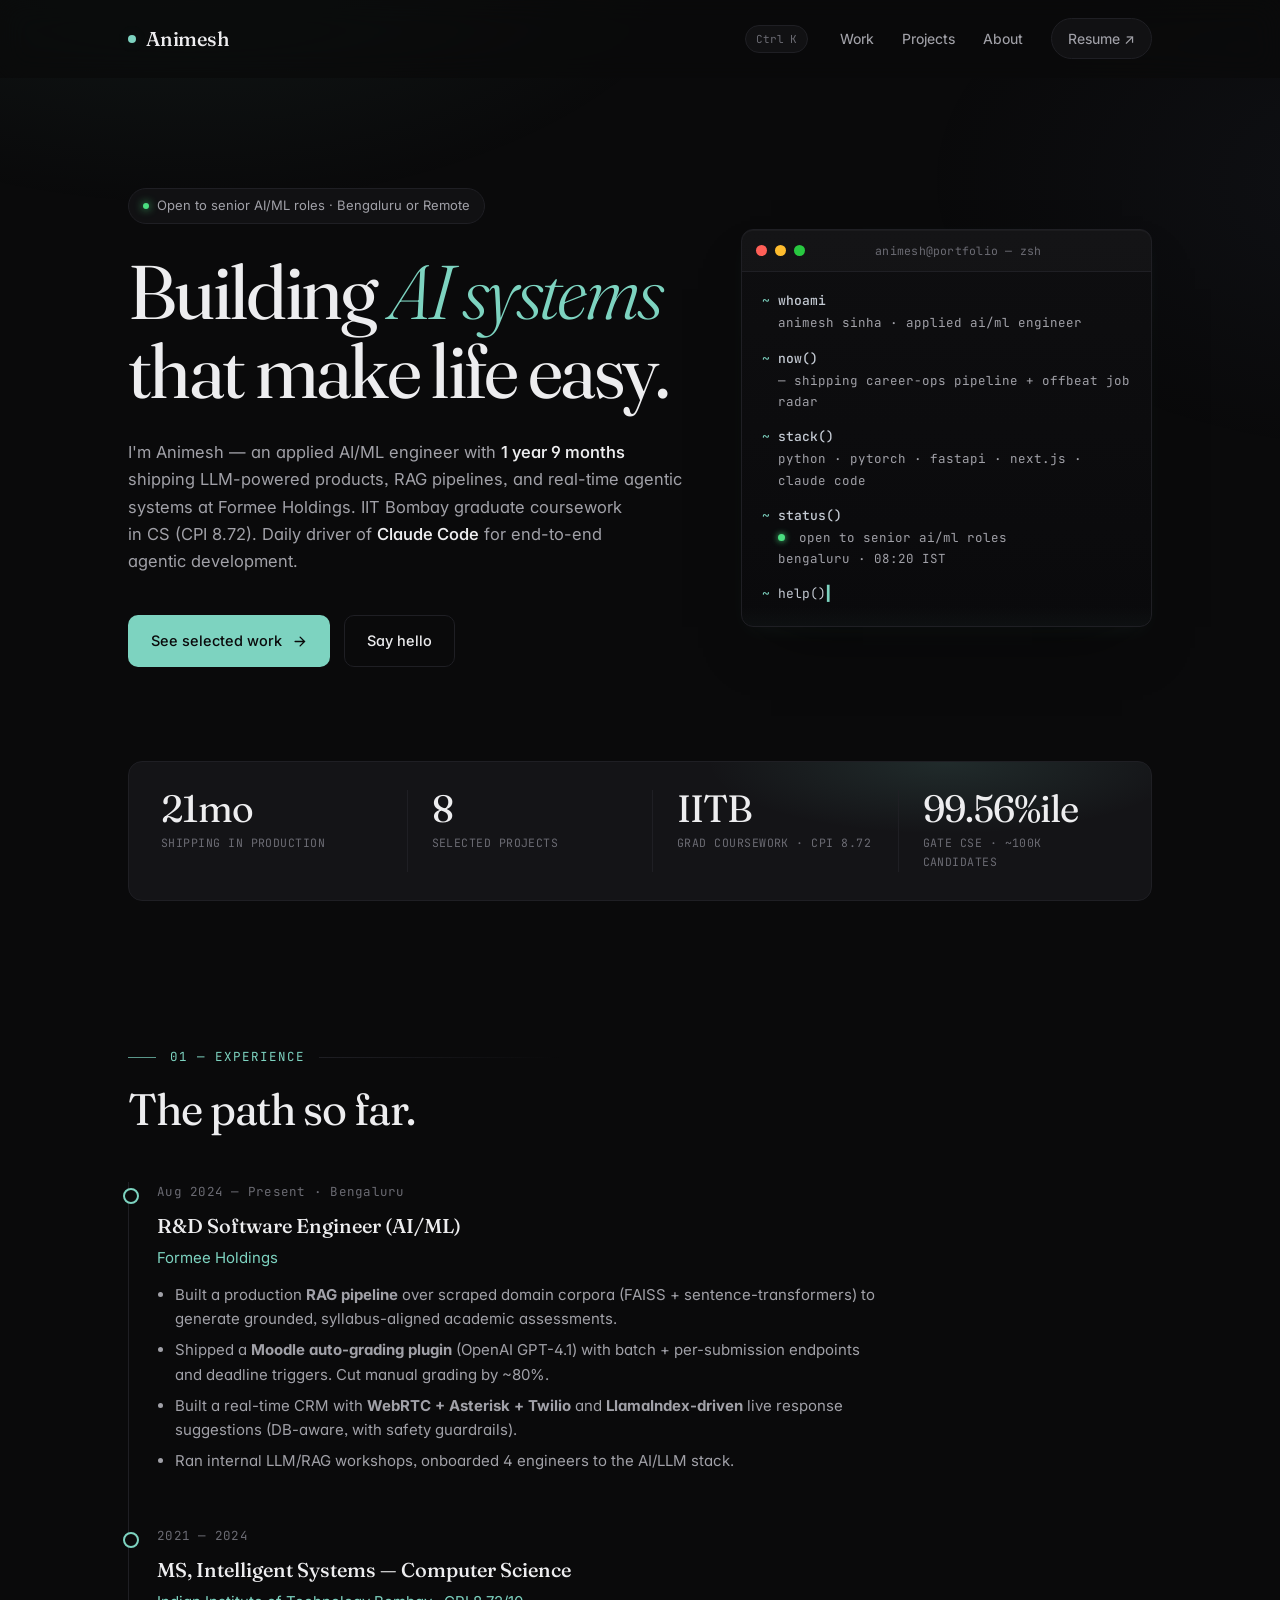
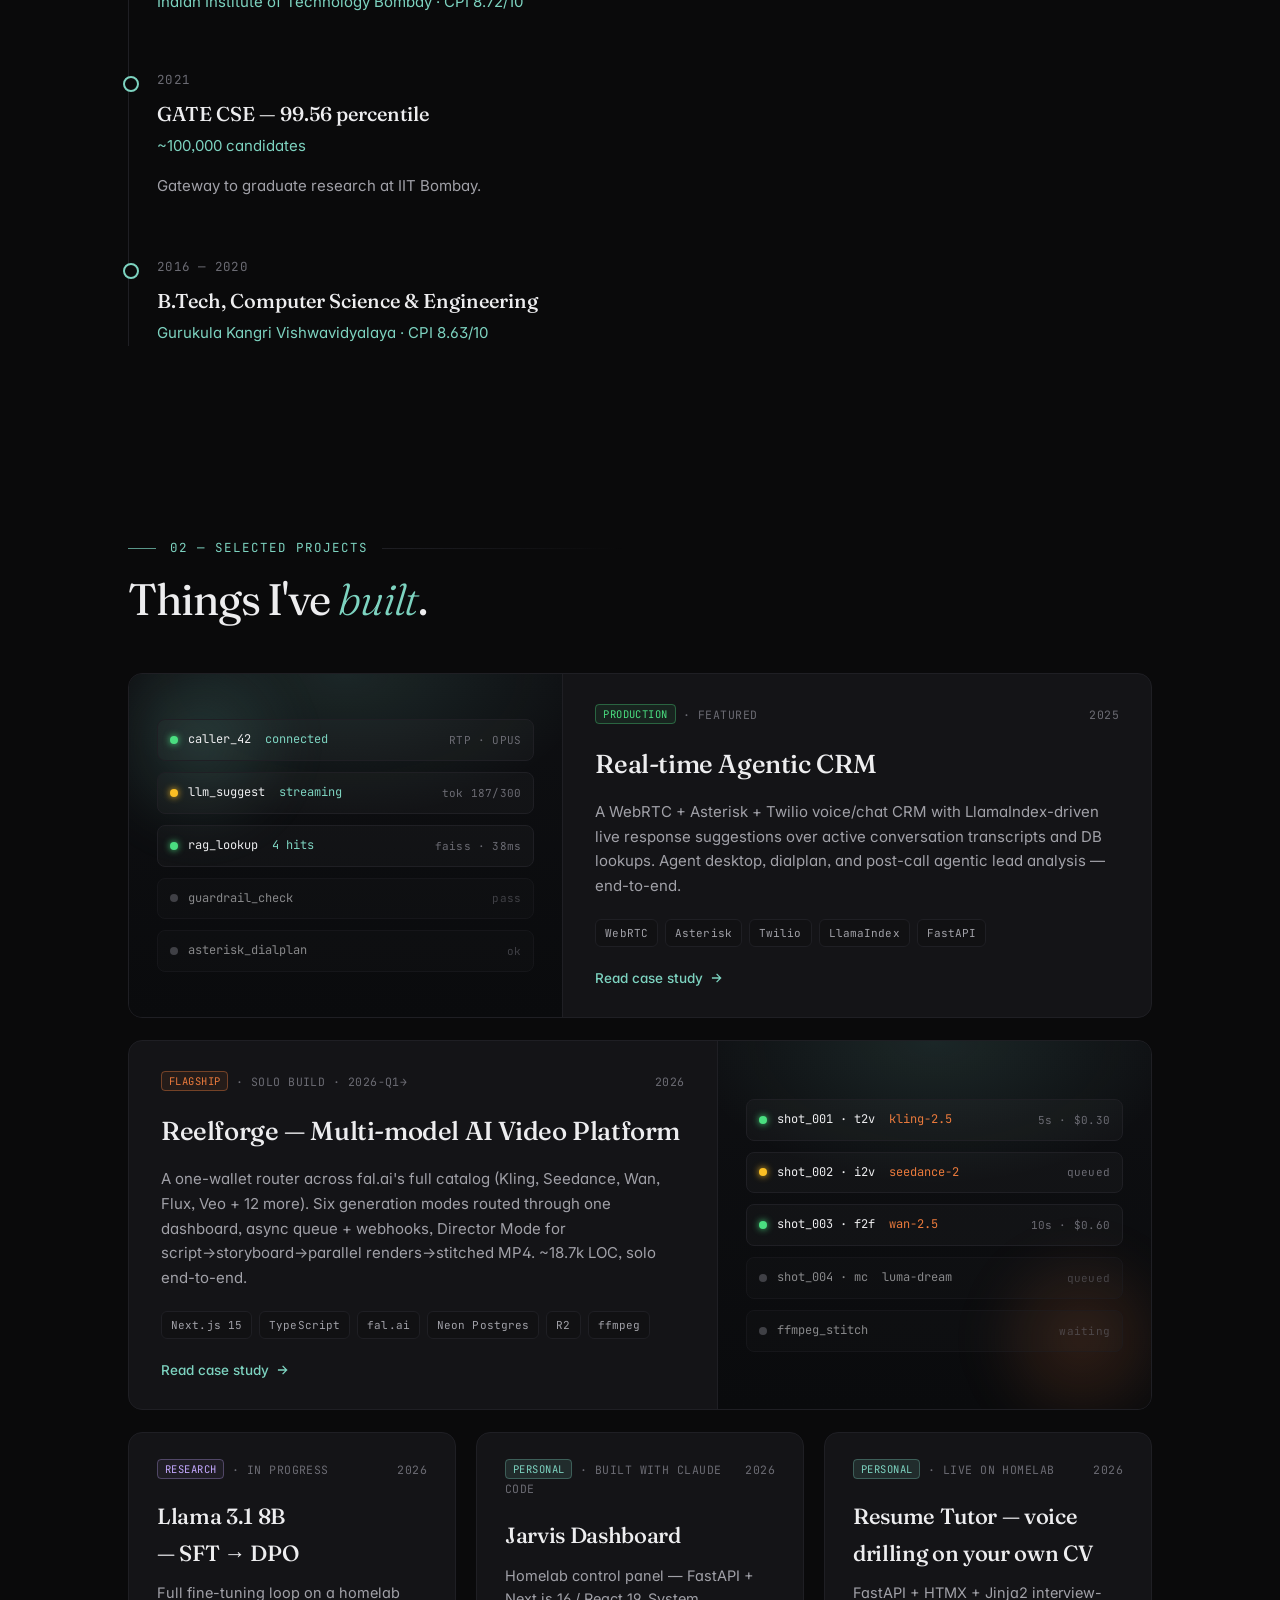
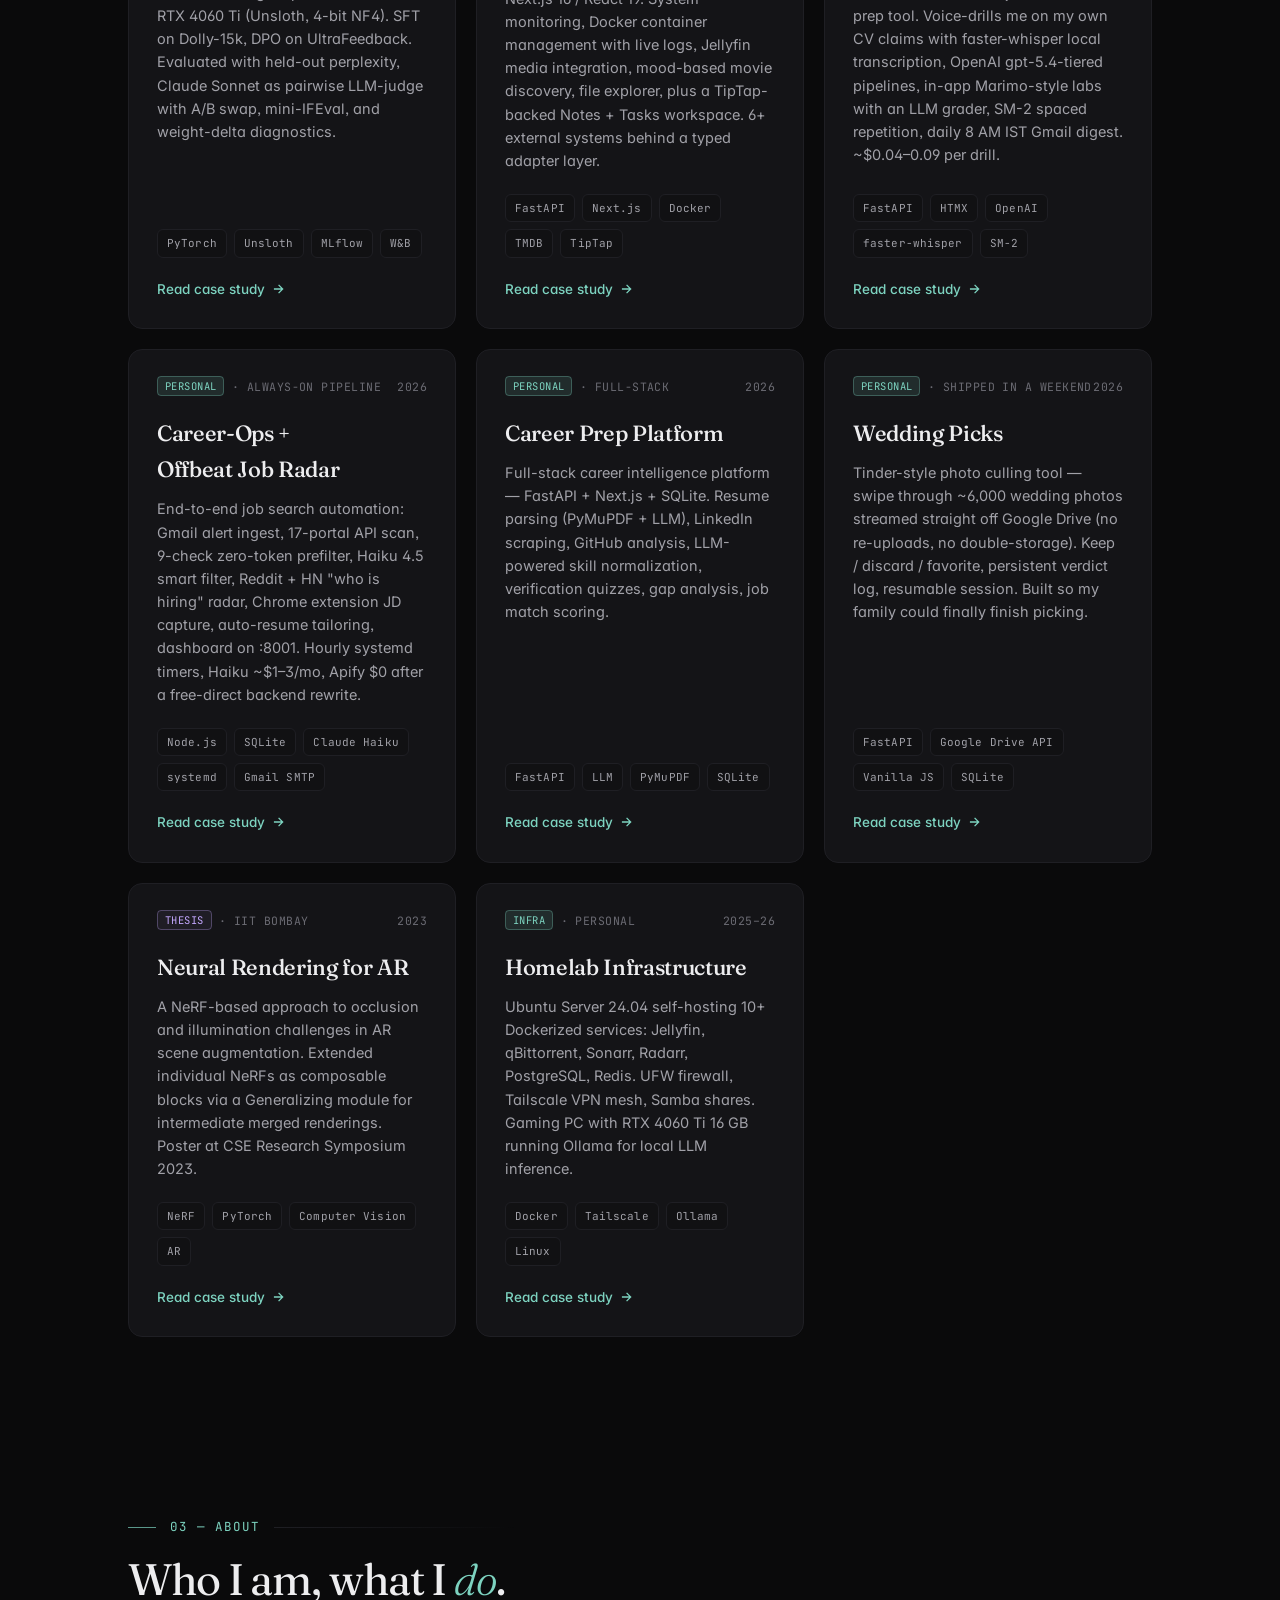
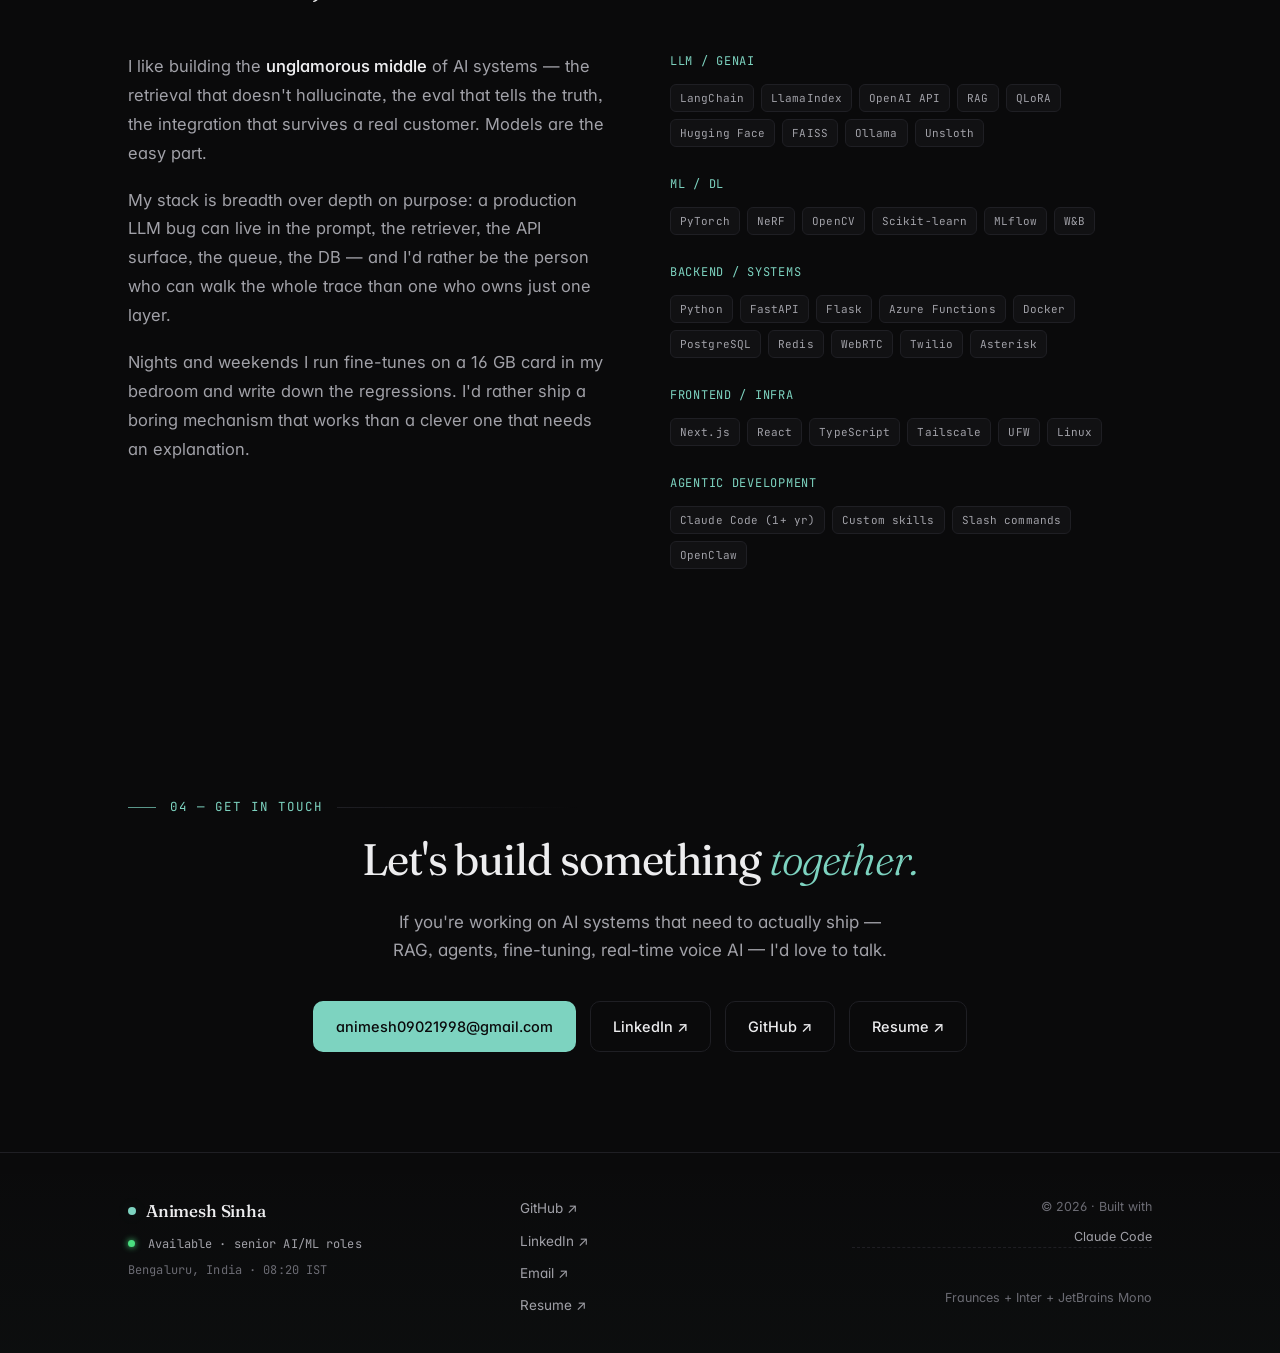
<file: index.html>
<!doctype html>
<html lang="en">
<head>
<meta charset="utf-8" />
<meta name="viewport" content="width=device-width, initial-scale=1" />
<meta name="theme-color" content="#0a0a0b" />
<title>Animesh Sinha — Applied GenAI Engineer</title>
<meta name="description" content="Applied AI/ML engineer shipping LLM-powered products, RAG pipelines, and real-time agentic systems. IIT Bombay graduate coursework, based in Bengaluru." />
<meta name="author" content="Animesh Sinha" />
<meta name="keywords" content="Animesh Sinha, AI engineer, LLM engineer, RAG, agentic AI, applied ML, GenAI, Bengaluru, IIT Bombay" />
<link rel="canonical" href="https://animesh98.github.io/portfolio/" />

<!-- Open Graph -->
<meta property="og:title" content="Animesh Sinha — Applied GenAI Engineer" />
<meta property="og:description" content="LLM systems, RAG pipelines, and real-time agentic AI in production. 1 year 9 months at Formee Holdings." />
<meta property="og:type" content="website" />
<meta property="og:url" content="https://animesh98.github.io/portfolio/" />
<meta property="og:image" content="https://animesh98.github.io/portfolio/assets/og-image.png" />
<meta property="og:image:width" content="1200" />
<meta property="og:image:height" content="630" />
<meta property="og:image:alt" content="Animesh Sinha — Applied GenAI Engineer" />
<meta property="og:site_name" content="Animesh Sinha" />
<meta property="og:locale" content="en_US" />

<!-- Twitter Card -->
<meta name="twitter:card" content="summary_large_image" />
<meta name="twitter:title" content="Animesh Sinha — Applied GenAI Engineer" />
<meta name="twitter:description" content="LLM systems, RAG pipelines, and real-time agentic AI in production." />
<meta name="twitter:image" content="https://animesh98.github.io/portfolio/assets/og-image.png" />

<!-- JSON-LD: Person schema -->
<script type="application/ld+json">
{
  "@context": "https://schema.org",
  "@type": "Person",
  "name": "Animesh Sinha",
  "url": "https://animesh98.github.io/portfolio/",
  "image": "https://animesh98.github.io/portfolio/assets/og-image.png",
  "jobTitle": "Applied AI/ML Engineer",
  "description": "Applied AI/ML engineer shipping LLM-powered products, RAG pipelines, and real-time agentic systems.",
  "email": "mailto:animesh09021998@gmail.com",
  "address": {
    "@type": "PostalAddress",
    "addressLocality": "Bengaluru",
    "addressCountry": "IN"
  },
  "worksFor": {
    "@type": "Organization",
    "name": "Formee Holdings"
  },
  "alumniOf": [
    {
      "@type": "CollegeOrUniversity",
      "name": "Indian Institute of Technology Bombay"
    },
    {
      "@type": "CollegeOrUniversity",
      "name": "Gurukula Kangri Vishwavidyalaya"
    }
  ],
  "knowsAbout": [
    "Large Language Models",
    "Retrieval-Augmented Generation",
    "Agentic AI",
    "Fine-tuning",
    "WebRTC",
    "Python",
    "PyTorch"
  ],
  "sameAs": [
    "https://github.com/Animesh98",
    "https://linkedin.com/in/animesh-0902-sinha"
  ]
}
</script>

<!-- JSON-LD: WebSite schema -->
<script type="application/ld+json">
{
  "@context": "https://schema.org",
  "@type": "WebSite",
  "name": "Animesh Sinha — Portfolio",
  "url": "https://animesh98.github.io/portfolio/",
  "author": {
    "@type": "Person",
    "name": "Animesh Sinha"
  }
}
</script>

<link rel="icon" href="data:image/svg+xml,%3Csvg xmlns='http://www.w3.org/2000/svg' viewBox='0 0 100 100'%3E%3Ccircle cx='50' cy='50' r='32' fill='%237dd3c0'/%3E%3C/svg%3E" />
<link rel="preconnect" href="https://fonts.googleapis.com" />
<link rel="preconnect" href="https://fonts.gstatic.com" crossorigin />
<link href="https://fonts.googleapis.com/css2?family=Fraunces:ital,opsz,wght@0,9..144,300..600;1,9..144,300..500&family=Inter:wght@400;450;500;550;600&family=JetBrains+Mono:wght@400;500&display=swap" rel="stylesheet" />
<link rel="stylesheet" href="css/style.css" />

<!-- Google Analytics 4 -->
<script async src="https://www.googletagmanager.com/gtag/js?id=G-9BGQFY19NM"></script>
<script>
  window.dataLayer = window.dataLayer || [];
  function gtag(){dataLayer.push(arguments);}
  gtag('js', new Date());
  gtag('config', 'G-9BGQFY19NM');
</script>
</head>
<body>

<nav>
  <div class="container">
    <a class="brand" href="#"><span class="brand-dot"></span>Animesh</a>
    <div class="nav-links">
      <a href="#work">Work</a>
      <a href="#projects">Projects</a>
      <a href="#about">About</a>
      <a class="nav-cta" href="assets/animesh-sinha-resume.pdf" target="_blank" rel="noopener">Resume ↗</a>
    </div>
  </div>
</nav>

<!-- HERO -->
<header class="hero">
  <div class="hero-glow" id="heroGlow" aria-hidden="true"></div>
  <div class="container hero-grid">
    <div class="hero-copy">
      <div class="hero-badge reveal">
        <span class="status"></span>
        Open to senior AI/ML roles · Bengaluru or Remote
      </div>
      <h1 class="reveal">
        Building <em>AI systems</em><br />that make life&nbsp;easy.
      </h1>
      <p class="hero-sub reveal">
        I'm Animesh — an applied AI/ML engineer with <strong>1 year 9 months</strong> shipping LLM-powered products, RAG pipelines, and real-time agentic systems at Formee Holdings. IIT Bombay graduate coursework in CS (CPI 8.72). Daily driver of <strong>Claude Code</strong> for end-to-end agentic development.
      </p>
      <div class="hero-cta reveal">
        <a class="btn btn-primary" href="#projects">
          See selected work
          <svg viewBox="0 0 24 24" fill="none" stroke="currentColor" stroke-width="2.2" stroke-linecap="round"><path d="M5 12h14M13 5l7 7-7 7"/></svg>
        </a>
        <a class="btn btn-ghost" href="mailto:animesh09021998@gmail.com">
          Say hello
        </a>
      </div>
    </div>

    <aside class="terminal reveal" aria-label="Live status panel">
      <div class="terminal-bar">
        <span class="terminal-dot" style="background:#ff5f57"></span>
        <span class="terminal-dot" style="background:#febc2e"></span>
        <span class="terminal-dot" style="background:#28c840"></span>
        <span class="terminal-title">animesh@portfolio  —  zsh</span>
      </div>
      <div class="terminal-body" id="terminalBody">
        <div class="t-line"><span class="t-prompt">~</span> <span class="t-cmd">whoami</span></div>
        <div class="t-out">animesh sinha · applied ai/ml engineer</div>
        <div class="t-line"><span class="t-prompt">~</span> <span class="t-cmd">now()</span></div>
        <div class="t-out" id="termNow">— shipping career-ops pipeline + offbeat job radar</div>
        <div class="t-line"><span class="t-prompt">~</span> <span class="t-cmd">stack()</span></div>
        <div class="t-out">python · pytorch · fastapi · next.js · claude code</div>
        <div class="t-line"><span class="t-prompt">~</span> <span class="t-cmd">status()</span></div>
        <div class="t-out">
          <span class="t-dot t-dot-on"></span> open to senior ai/ml roles<br/>
          bengaluru · <span id="termClock">--:-- IST</span>
        </div>
        <div class="t-line"><span class="t-prompt">~</span> <span class="t-typed" id="termTyped"></span><span class="t-cursor">▍</span></div>
      </div>
    </aside>
  </div>
</header>

<!-- STATS -->
<section class="stats-strip" aria-label="Quick stats">
  <div class="container">
    <div class="stats-row reveal">
      <div class="stat">
        <div class="stat-num" data-count="21" data-suffix="mo">0</div>
        <div class="stat-label">shipping in production</div>
      </div>
      <div class="stat">
        <div class="stat-num" data-count="8" data-suffix="">0</div>
        <div class="stat-label">selected projects</div>
      </div>
      <div class="stat">
        <div class="stat-num">IITB</div>
        <div class="stat-label">grad coursework · cpi 8.72</div>
      </div>
      <div class="stat">
        <div class="stat-num" data-count="99.56" data-suffix="%ile">0</div>
        <div class="stat-label">gate cse · ~100k candidates</div>
      </div>
    </div>
  </div>
</section>

<!-- WORK / TIMELINE -->
<section id="work">
  <div class="container">
    <div class="section-label reveal">01 — Experience</div>
    <h2 class="reveal">The path so far.</h2>

    <div class="timeline">
      <div class="timeline-item reveal">
        <div class="timeline-date">Aug 2024 — Present · Bengaluru</div>
        <div class="timeline-title">R&amp;D Software Engineer (AI/ML)</div>
        <div class="timeline-company">Formee Holdings</div>
        <div class="timeline-body">
          <ul>
            <li>Built a production <strong>RAG pipeline</strong> over scraped domain corpora (FAISS + sentence-transformers) to generate grounded, syllabus-aligned academic assessments.</li>
            <li>Shipped a <strong>Moodle auto-grading plugin</strong> (OpenAI GPT-4.1) with batch + per-submission endpoints and deadline triggers. Cut manual grading by ~80%.</li>
            <li>Built a real-time CRM with <strong>WebRTC + Asterisk + Twilio</strong> and <strong>LlamaIndex-driven</strong> live response suggestions (DB-aware, with safety guardrails).</li>
            <li>Ran internal LLM/RAG workshops, onboarded 4 engineers to the AI/LLM stack.</li>
          </ul>
        </div>
      </div>

      <div class="timeline-item reveal">
        <div class="timeline-date">2021 — 2024</div>
        <div class="timeline-title">MS, Intelligent Systems — Computer Science</div>
        <div class="timeline-company">Indian Institute of Technology Bombay · CPI 8.72/10</div>
      </div>

      <div class="timeline-item reveal">
        <div class="timeline-date">2021</div>
        <div class="timeline-title">GATE CSE — 99.56 percentile</div>
        <div class="timeline-company">~100,000 candidates</div>
        <div class="timeline-body">
          <p>Gateway to graduate research at IIT Bombay.</p>
        </div>
      </div>

      <div class="timeline-item reveal">
        <div class="timeline-date">2016 — 2020</div>
        <div class="timeline-title">B.Tech, Computer Science &amp; Engineering</div>
        <div class="timeline-company">Gurukula Kangri Vishwavidyalaya · CPI 8.63/10</div>
      </div>
    </div>
  </div>
</section>

<!-- PROJECTS -->
<section id="projects">
  <div class="container">
    <div class="section-label reveal">02 — Selected Projects</div>
    <h2 class="reveal">Things I've <em>built</em>.</h2>

    <!-- Featured projects -->
    <a class="project-featured reveal" href="projects/formee-crm.html">
      <div class="featured-art" aria-hidden="true">
        <div class="featured-art-pulse"></div>
        <div class="featured-art-grid">
          <div class="art-row"><span class="art-dot art-dot-on"></span><span>caller_42  &nbsp;<i>connected</i></span><span class="art-meta">RTP · OPUS</span></div>
          <div class="art-row"><span class="art-dot art-dot-warn"></span><span>llm_suggest  &nbsp;<i>streaming</i></span><span class="art-meta">tok 187/300</span></div>
          <div class="art-row"><span class="art-dot art-dot-on"></span><span>rag_lookup  &nbsp;<i>4 hits</i></span><span class="art-meta">faiss · 38ms</span></div>
          <div class="art-row art-row-dim"><span class="art-dot"></span><span>guardrail_check</span><span class="art-meta">pass</span></div>
          <div class="art-row art-row-dim"><span class="art-dot"></span><span>asterisk_dialplan</span><span class="art-meta">ok</span></div>
        </div>
      </div>
      <div class="featured-body">
        <div class="project-meta">
          <span><span class="badge badge-prod">Production</span> · Featured</span>
          <span>2025</span>
        </div>
        <h3>Real-time Agentic CRM</h3>
        <p class="featured-lede">A WebRTC + Asterisk + Twilio voice/chat CRM with LlamaIndex-driven live response suggestions over active conversation transcripts and DB lookups. Agent desktop, dialplan, and post-call agentic lead analysis — end-to-end.</p>
        <div class="tag-row">
          <span class="tag">WebRTC</span><span class="tag">Asterisk</span><span class="tag">Twilio</span><span class="tag">LlamaIndex</span><span class="tag">FastAPI</span>
        </div>
        <span class="project-arrow">Read case study <svg viewBox="0 0 24 24" fill="none" stroke="currentColor" stroke-width="2.2"><path d="M5 12h14M13 5l7 7-7 7"/></svg></span>
      </div>
    </a>

    <a class="project-featured reveal project-featured-rev" href="projects/reelforge.html">
      <div class="featured-art featured-art-rf" aria-hidden="true">
        <div class="featured-art-pulse" style="left:auto;right:-40px;top:auto;bottom:-40px;background:radial-gradient(circle, rgba(234,122,60,0.18), transparent 65%);"></div>
        <div class="featured-art-grid">
          <div class="art-row"><span class="art-dot art-dot-on"></span><span>shot_001 · t2v &nbsp;<i>kling-2.5</i></span><span class="art-meta">5s · $0.30</span></div>
          <div class="art-row"><span class="art-dot art-dot-warn"></span><span>shot_002 · i2v &nbsp;<i>seedance-2</i></span><span class="art-meta">queued</span></div>
          <div class="art-row"><span class="art-dot art-dot-on"></span><span>shot_003 · f2f &nbsp;<i>wan-2.5</i></span><span class="art-meta">10s · $0.60</span></div>
          <div class="art-row art-row-dim"><span class="art-dot"></span><span>shot_004 · mc  &nbsp;luma-dream</span><span class="art-meta">queued</span></div>
          <div class="art-row art-row-dim"><span class="art-dot"></span><span>ffmpeg_stitch</span><span class="art-meta">waiting</span></div>
        </div>
      </div>
      <div class="featured-body">
        <div class="project-meta">
          <span><span class="badge badge-flag">Flagship</span> · Solo build · 2026-Q1→</span>
          <span>2026</span>
        </div>
        <h3>Reelforge — Multi-model AI Video Platform</h3>
        <p class="featured-lede">A one-wallet router across fal.ai's full catalog (Kling, Seedance, Wan, Flux, Veo + 12 more). Six generation modes routed through one dashboard, async queue + webhooks, Director Mode for script→storyboard→parallel renders→stitched MP4. ~18.7k LOC, solo end-to-end.</p>
        <div class="tag-row">
          <span class="tag">Next.js 15</span><span class="tag">TypeScript</span><span class="tag">fal.ai</span><span class="tag">Neon Postgres</span><span class="tag">R2</span><span class="tag">ffmpeg</span>
        </div>
        <span class="project-arrow">Read case study <svg viewBox="0 0 24 24" fill="none" stroke="currentColor" stroke-width="2.2"><path d="M5 12h14M13 5l7 7-7 7"/></svg></span>
      </div>
    </a>

    <div class="projects-grid">
      <a class="project-card reveal" href="projects/llama-qlora.html">
        <div class="project-meta"><span><span class="badge badge-research">Research</span> · In progress</span><span>2026</span></div>
        <h3>Llama 3.1 8B — SFT → DPO</h3>
        <p>Full fine-tuning loop on a homelab RTX 4060 Ti (Unsloth, 4-bit NF4). SFT on Dolly-15k, DPO on UltraFeedback. Evaluated with held-out perplexity, Claude Sonnet as pairwise LLM-judge with A/B swap, mini-IFEval, and weight-delta diagnostics.</p>
        <div class="tag-row">
          <span class="tag">PyTorch</span><span class="tag">Unsloth</span><span class="tag">MLflow</span><span class="tag">W&amp;B</span>
        </div>
        <span class="project-arrow">Read case study <svg viewBox="0 0 24 24" fill="none" stroke="currentColor" stroke-width="2.2"><path d="M5 12h14M13 5l7 7-7 7"/></svg></span>
      </a>

      <a class="project-card reveal" href="projects/jarvis-dashboard.html">
        <div class="project-meta"><span><span class="badge badge-personal">Personal</span> · Built with Claude Code</span><span>2026</span></div>
        <h3>Jarvis Dashboard</h3>
        <p>Homelab control panel — FastAPI + Next.js 16 / React 19. System monitoring, Docker container management with live logs, Jellyfin media integration, mood-based movie discovery, file explorer, plus a TipTap-backed Notes + Tasks workspace. 6+ external systems behind a typed adapter layer.</p>
        <div class="tag-row">
          <span class="tag">FastAPI</span><span class="tag">Next.js</span><span class="tag">Docker</span><span class="tag">TMDB</span><span class="tag">TipTap</span>
        </div>
        <span class="project-arrow">Read case study <svg viewBox="0 0 24 24" fill="none" stroke="currentColor" stroke-width="2.2"><path d="M5 12h14M13 5l7 7-7 7"/></svg></span>
      </a>

      <a class="project-card reveal" href="projects/resume-tutor.html">
        <div class="project-meta"><span><span class="badge badge-personal">Personal</span> · Live on homelab</span><span>2026</span></div>
        <h3>Resume Tutor — voice drilling on your own CV</h3>
        <p>FastAPI + HTMX + Jinja2 interview-prep tool. Voice-drills me on my own CV claims with faster-whisper local transcription, OpenAI gpt-5.4-tiered pipelines, in-app Marimo-style labs with an LLM grader, SM-2 spaced repetition, daily 8 AM IST Gmail digest. ~$0.04–0.09 per drill.</p>
        <div class="tag-row">
          <span class="tag">FastAPI</span><span class="tag">HTMX</span><span class="tag">OpenAI</span><span class="tag">faster-whisper</span><span class="tag">SM-2</span>
        </div>
        <span class="project-arrow">Read case study <svg viewBox="0 0 24 24" fill="none" stroke="currentColor" stroke-width="2.2"><path d="M5 12h14M13 5l7 7-7 7"/></svg></span>
      </a>

      <a class="project-card reveal" href="projects/career-ops-radar.html">
        <div class="project-meta"><span><span class="badge badge-personal">Personal</span> · Always-on pipeline</span><span>2026</span></div>
        <h3>Career-Ops + Offbeat Job Radar</h3>
        <p>End-to-end job search automation: Gmail alert ingest, 17-portal API scan, 9-check zero-token prefilter, Haiku 4.5 smart filter, Reddit + HN "who is hiring" radar, Chrome extension JD capture, auto-resume tailoring, dashboard on :8001. Hourly systemd timers, Haiku ~$1–3/mo, Apify $0 after a free-direct backend rewrite.</p>
        <div class="tag-row">
          <span class="tag">Node.js</span><span class="tag">SQLite</span><span class="tag">Claude Haiku</span><span class="tag">systemd</span><span class="tag">Gmail SMTP</span>
        </div>
        <span class="project-arrow">Read case study <svg viewBox="0 0 24 24" fill="none" stroke="currentColor" stroke-width="2.2"><path d="M5 12h14M13 5l7 7-7 7"/></svg></span>
      </a>

      <a class="project-card reveal" href="projects/career-prep.html">
        <div class="project-meta"><span><span class="badge badge-personal">Personal</span> · Full-stack</span><span>2026</span></div>
        <h3>Career Prep Platform</h3>
        <p>Full-stack career intelligence platform — FastAPI + Next.js + SQLite. Resume parsing (PyMuPDF + LLM), LinkedIn scraping, GitHub analysis, LLM-powered skill normalization, verification quizzes, gap analysis, job match scoring.</p>
        <div class="tag-row">
          <span class="tag">FastAPI</span><span class="tag">LLM</span><span class="tag">PyMuPDF</span><span class="tag">SQLite</span>
        </div>
        <span class="project-arrow">Read case study <svg viewBox="0 0 24 24" fill="none" stroke="currentColor" stroke-width="2.2"><path d="M5 12h14M13 5l7 7-7 7"/></svg></span>
      </a>

      <a class="project-card reveal" href="projects/wedding-picks.html">
        <div class="project-meta"><span><span class="badge badge-personal">Personal</span> · Shipped in a weekend</span><span>2026</span></div>
        <h3>Wedding Picks</h3>
        <p>Tinder-style photo culling tool — swipe through ~6,000 wedding photos streamed straight off Google Drive (no re-uploads, no double-storage). Keep / discard / favorite, persistent verdict log, resumable session. Built so my family could finally finish picking.</p>
        <div class="tag-row">
          <span class="tag">FastAPI</span><span class="tag">Google Drive API</span><span class="tag">Vanilla JS</span><span class="tag">SQLite</span>
        </div>
        <span class="project-arrow">Read case study <svg viewBox="0 0 24 24" fill="none" stroke="currentColor" stroke-width="2.2"><path d="M5 12h14M13 5l7 7-7 7"/></svg></span>
      </a>

      <a class="project-card reveal" href="projects/neural-rendering-ar.html">
        <div class="project-meta"><span><span class="badge badge-research">Thesis</span> · IIT Bombay</span><span>2023</span></div>
        <h3>Neural Rendering for AR</h3>
        <p>A NeRF-based approach to occlusion and illumination challenges in AR scene augmentation. Extended individual NeRFs as composable blocks via a Generalizing module for intermediate merged renderings. Poster at CSE Research Symposium 2023.</p>
        <div class="tag-row">
          <span class="tag">NeRF</span><span class="tag">PyTorch</span><span class="tag">Computer Vision</span><span class="tag">AR</span>
        </div>
        <span class="project-arrow">Read case study <svg viewBox="0 0 24 24" fill="none" stroke="currentColor" stroke-width="2.2"><path d="M5 12h14M13 5l7 7-7 7"/></svg></span>
      </a>

      <a class="project-card reveal" href="projects/homelab.html">
        <div class="project-meta"><span><span class="badge badge-personal">Infra</span> · Personal</span><span>2025–26</span></div>
        <h3>Homelab Infrastructure</h3>
        <p>Ubuntu Server 24.04 self-hosting 10+ Dockerized services: Jellyfin, qBittorrent, Sonarr, Radarr, PostgreSQL, Redis. UFW firewall, Tailscale VPN mesh, Samba shares. Gaming PC with RTX 4060 Ti 16 GB running Ollama for local LLM inference.</p>
        <div class="tag-row">
          <span class="tag">Docker</span><span class="tag">Tailscale</span><span class="tag">Ollama</span><span class="tag">Linux</span>
        </div>
        <span class="project-arrow">Read case study <svg viewBox="0 0 24 24" fill="none" stroke="currentColor" stroke-width="2.2"><path d="M5 12h14M13 5l7 7-7 7"/></svg></span>
      </a>
    </div>
  </div>
</section>

<!-- ABOUT -->
<section id="about" class="about">
  <div class="container">
    <div class="section-label reveal">03 — About</div>
    <h2 class="reveal">Who I am, what I <em>do</em>.</h2>

    <div class="about-grid">
      <div class="reveal">
        <p>I like building the <strong>unglamorous middle</strong> of AI systems — the retrieval that doesn't hallucinate, the eval that tells the truth, the integration that survives a real customer. Models are the easy part.</p>
        <p>My stack is breadth over depth on purpose: a production LLM bug can live in the prompt, the retriever, the API surface, the queue, the DB — and I'd rather be the person who can walk the whole trace than one who owns just one layer.</p>
        <p>Nights and weekends I run fine-tunes on a 16&nbsp;GB card in my bedroom and write down the regressions. I'd rather ship a boring mechanism that works than a clever one that needs an explanation.</p>
      </div>

      <div class="reveal">
        <div class="skills-block">
          <div class="skills-label">LLM / GenAI</div>
          <div class="skills-list">
            <span class="tag">LangChain</span><span class="tag">LlamaIndex</span><span class="tag">OpenAI API</span><span class="tag">RAG</span><span class="tag">QLoRA</span><span class="tag">Hugging Face</span><span class="tag">FAISS</span><span class="tag">Ollama</span><span class="tag">Unsloth</span>
          </div>
        </div>
        <div class="skills-block">
          <div class="skills-label">ML / DL</div>
          <div class="skills-list">
            <span class="tag">PyTorch</span><span class="tag">NeRF</span><span class="tag">OpenCV</span><span class="tag">Scikit-learn</span><span class="tag">MLflow</span><span class="tag">W&amp;B</span>
          </div>
        </div>
        <div class="skills-block">
          <div class="skills-label">Backend / Systems</div>
          <div class="skills-list">
            <span class="tag">Python</span><span class="tag">FastAPI</span><span class="tag">Flask</span><span class="tag">Azure Functions</span><span class="tag">Docker</span><span class="tag">PostgreSQL</span><span class="tag">Redis</span><span class="tag">WebRTC</span><span class="tag">Twilio</span><span class="tag">Asterisk</span>
          </div>
        </div>
        <div class="skills-block">
          <div class="skills-label">Frontend / Infra</div>
          <div class="skills-list">
            <span class="tag">Next.js</span><span class="tag">React</span><span class="tag">TypeScript</span><span class="tag">Tailscale</span><span class="tag">UFW</span><span class="tag">Linux</span>
          </div>
        </div>
        <div class="skills-block">
          <div class="skills-label">Agentic Development</div>
          <div class="skills-list">
            <span class="tag">Claude Code (1+ yr)</span><span class="tag">Custom skills</span><span class="tag">Slash commands</span><span class="tag">OpenClaw</span>
          </div>
        </div>
      </div>
    </div>
  </div>
</section>

<!-- CONTACT -->
<section id="contact" class="contact">
  <div class="container">
    <div class="section-label reveal">04 — Get in touch</div>
    <h2 class="reveal">Let's build something&nbsp;<em>together.</em></h2>
    <p class="contact-sub reveal">If you're working on AI systems that need to actually ship — RAG, agents, fine-tuning, real-time voice AI — I'd love to talk.</p>
    <div class="contact-links reveal">
      <a class="btn btn-primary" href="mailto:animesh09021998@gmail.com">
        animesh09021998@gmail.com
      </a>
      <a class="btn btn-ghost" href="https://linkedin.com/in/animesh-0902-sinha" target="_blank" rel="noopener">LinkedIn ↗</a>
      <a class="btn btn-ghost" href="https://github.com/Animesh98" target="_blank" rel="noopener">GitHub ↗</a>
      <a class="btn btn-ghost" href="assets/animesh-sinha-resume.pdf" target="_blank" rel="noopener">Resume ↗</a>
    </div>
  </div>
</section>

<footer>
  <div class="container footer-inner">
    <div class="footer-col">
      <div class="footer-brand">
        <span class="brand-dot"></span>
        <span>Animesh Sinha</span>
      </div>
      <div class="footer-meta">
        <span class="footer-status">
          <span class="t-dot t-dot-on"></span>
          Available · senior AI/ML roles
        </span>
        <span>Bengaluru, India · <span id="footClock">--:-- IST</span></span>
        <span id="footCommit">last shipped <span class="footer-dim">…</span></span>
      </div>
    </div>
    <div class="footer-col footer-links">
      <a href="https://github.com/Animesh98" target="_blank" rel="noopener">GitHub ↗</a>
      <a href="https://linkedin.com/in/animesh-0902-sinha" target="_blank" rel="noopener">LinkedIn ↗</a>
      <a href="mailto:animesh09021998@gmail.com">Email ↗</a>
      <a href="assets/animesh-sinha-resume.pdf" target="_blank" rel="noopener">Resume ↗</a>
    </div>
    <div class="footer-col footer-sig">
      © 2026 · Built with <a href="https://claude.com/claude-code" target="_blank" rel="noopener">Claude Code</a><br/>
      <span class="footer-dim">Fraunces + Inter + JetBrains Mono</span>
    </div>
  </div>
</footer>

<script src="js/main.js"></script>
</body>
</html>
</file>
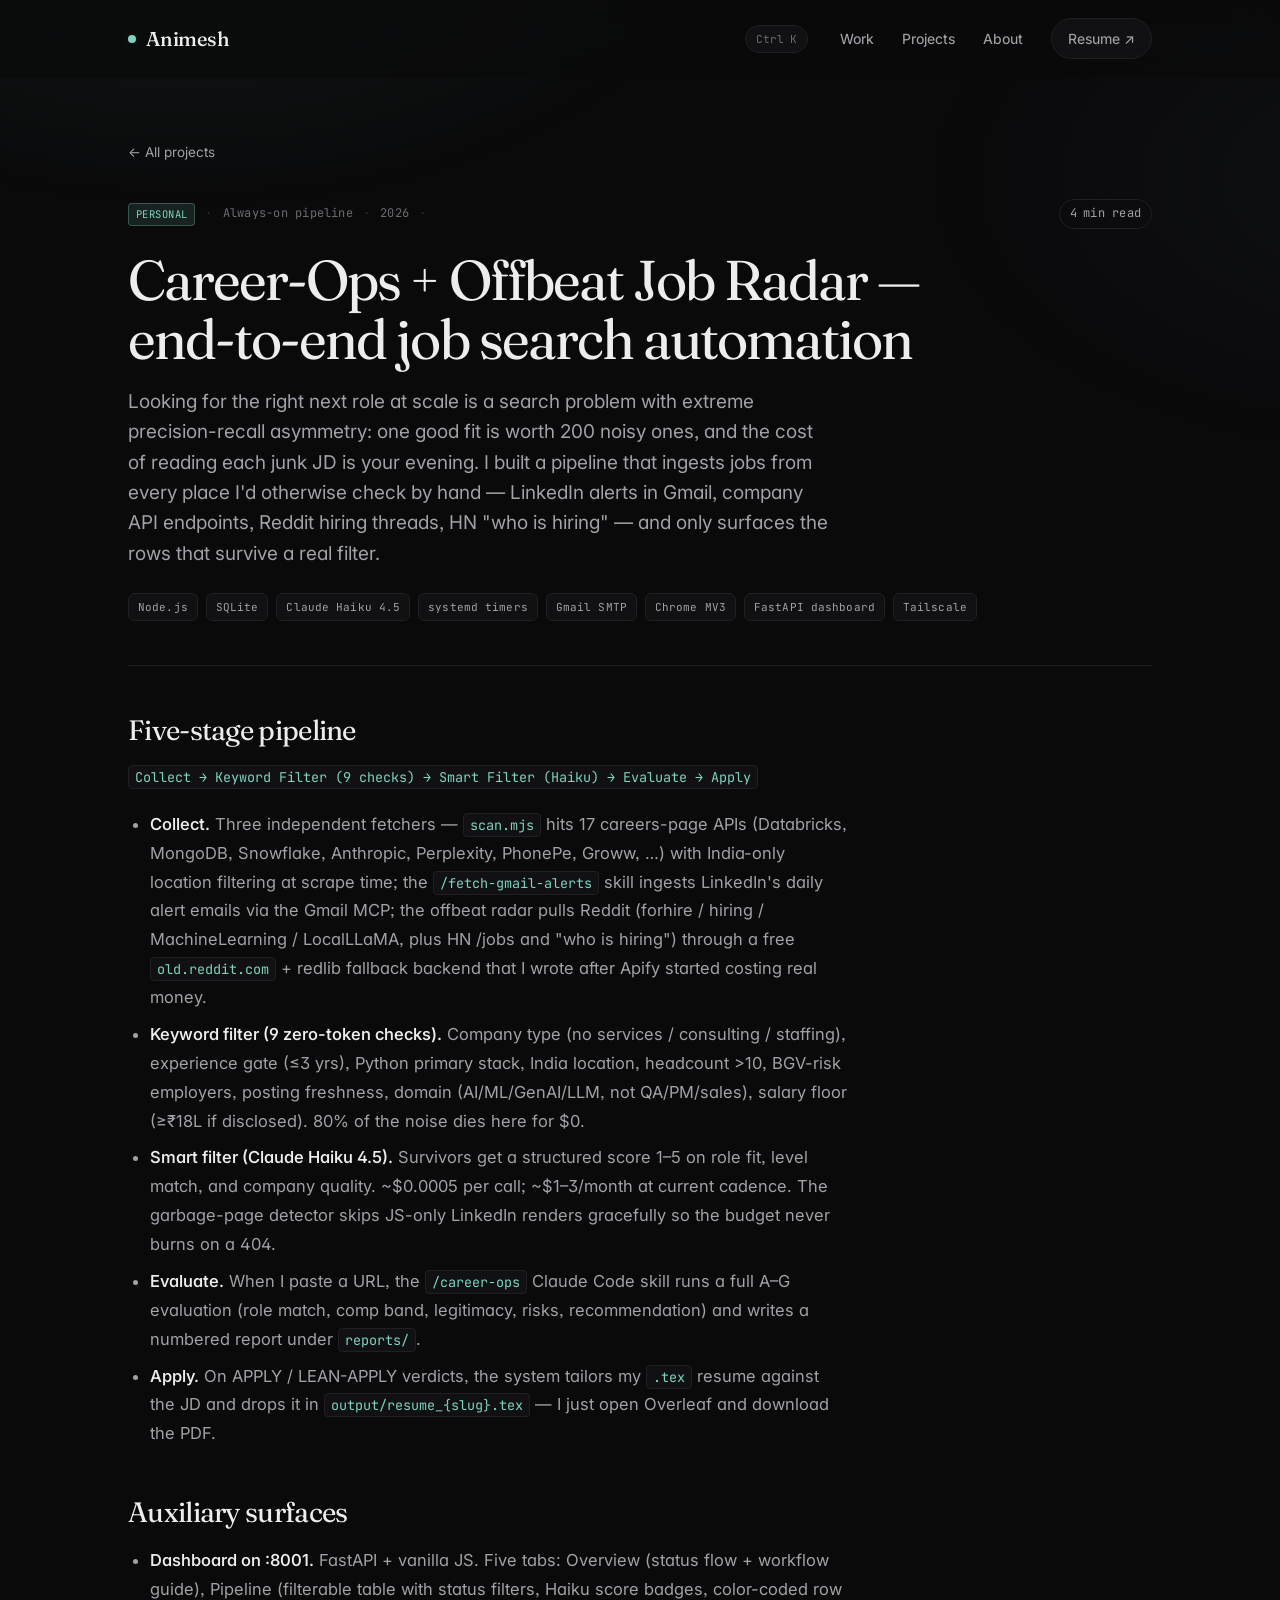
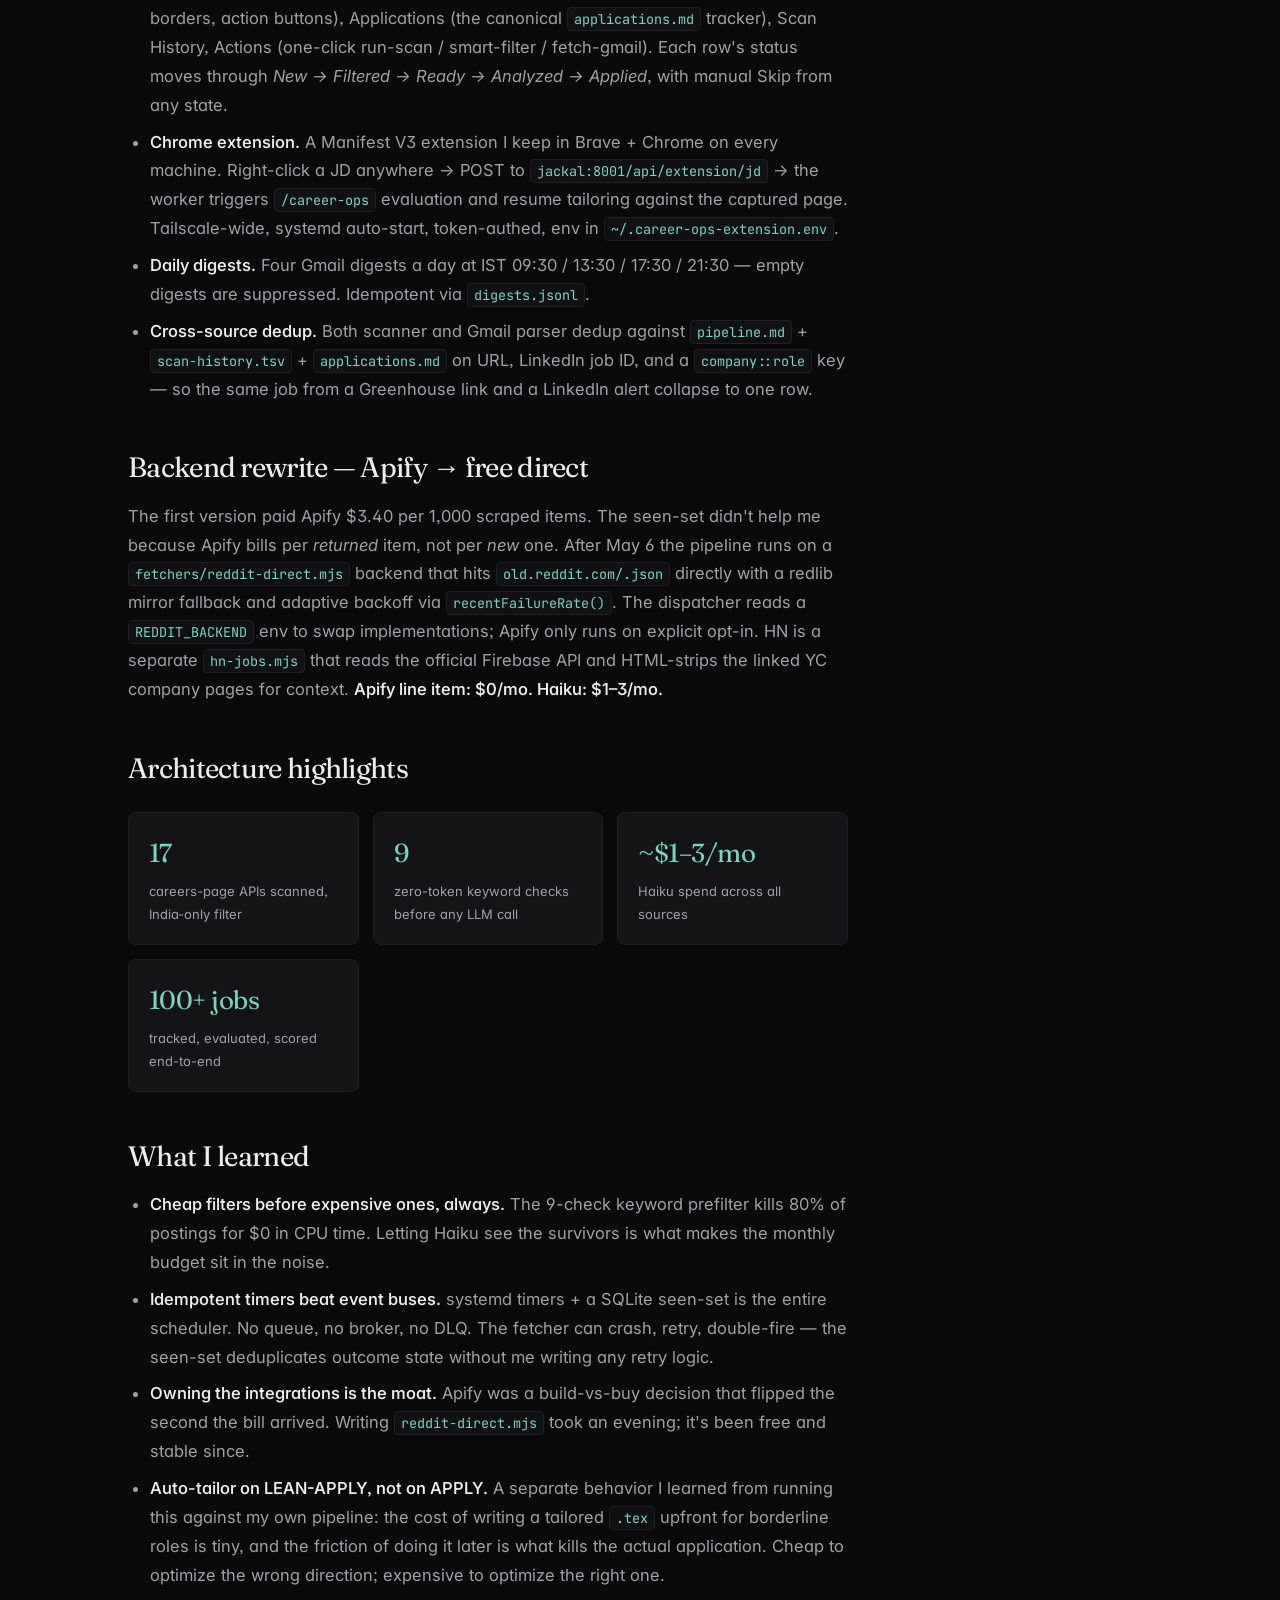
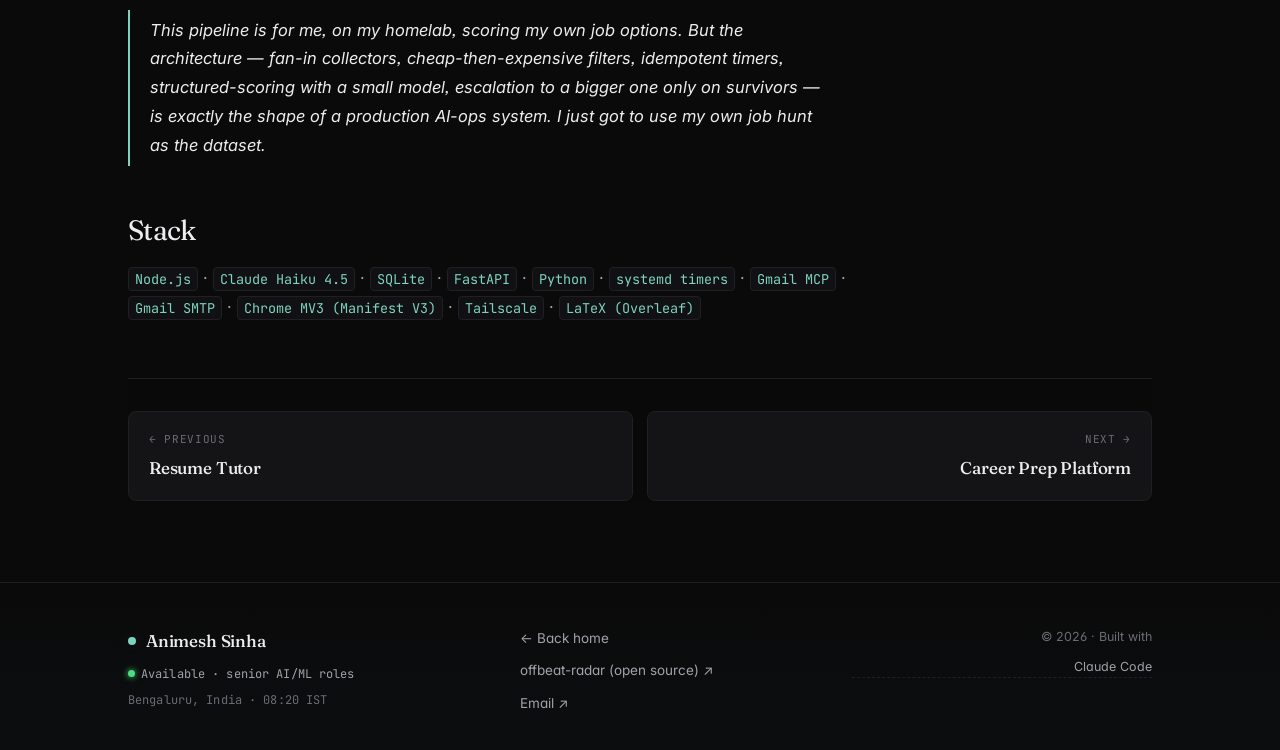
<file: projects/career-ops-radar.html>
<!doctype html>
<html lang="en">
<head>
<meta charset="utf-8" />
<meta name="viewport" content="width=device-width, initial-scale=1" />
<meta name="theme-color" content="#0a0a0b" />
<title>Career-Ops + Offbeat Job Radar — End-to-end job search automation · Animesh Sinha</title>
<meta name="description" content="A 5-stage job search pipeline I run on my homelab: Gmail alert ingest, 17-portal API scan, 9-check zero-token prefilter, Claude Haiku smart filter, Reddit + HN radar, auto-resume tailoring, dashboard." />
<meta name="author" content="Animesh Sinha" />
<link rel="canonical" href="https://animesh98.github.io/portfolio/projects/career-ops-radar.html" />
<meta property="og:title" content="Career-Ops + Offbeat Job Radar — Job search automation pipeline" />
<meta property="og:description" content="Gmail + 17 portal APIs + Reddit/HN radar + 9-check prefilter + Haiku smart filter + Chrome extension + auto-tailored resumes. Hourly systemd timers, Haiku ~$1–3/mo, Apify $0." />
<meta property="og:type" content="article" />
<meta property="og:url" content="https://animesh98.github.io/portfolio/projects/career-ops-radar.html" />
<meta property="og:image" content="https://animesh98.github.io/portfolio/assets/og-image.png" />
<meta name="twitter:card" content="summary_large_image" />
<link rel="icon" href="data:image/svg+xml,%3Csvg xmlns='http://www.w3.org/2000/svg' viewBox='0 0 100 100'%3E%3Ccircle cx='50' cy='50' r='32' fill='%237dd3c0'/%3E%3C/svg%3E" />
<link rel="preconnect" href="https://fonts.googleapis.com" />
<link rel="preconnect" href="https://fonts.gstatic.com" crossorigin />
<link href="https://fonts.googleapis.com/css2?family=Fraunces:ital,opsz,wght@0,9..144,300..600;1,9..144,300..500&family=Inter:wght@400;450;500;550;600&family=JetBrains+Mono:wght@400;500&display=swap" rel="stylesheet" />
<link rel="stylesheet" href="../css/style.css" />
</head>
<body>

<nav>
  <div class="container">
    <a class="brand" href="../index.html"><span class="brand-dot"></span>Animesh</a>
    <div class="nav-links">
      <a href="../index.html#work">Work</a>
      <a href="../index.html#projects">Projects</a>
      <a href="../index.html#about">About</a>
      <a class="nav-cta" href="../assets/animesh-sinha-resume.pdf" target="_blank" rel="noopener">Resume ↗</a>
    </div>
  </div>
</nav>

<div class="project-page" data-slug="career-ops-radar">
  <div class="container">
    <a class="back-link" href="../index.html#projects">← All projects</a>

    <header class="project-header project-header-v2">
      <div class="ph-meta">
        <span class="badge badge-personal">Personal</span>
        <span class="ph-divider">·</span>
        <span>Always-on pipeline</span>
        <span class="ph-divider">·</span>
        <span>2026</span>
        <span class="ph-divider">·</span>
        <span class="ph-readtime"><span id="readTime">…</span> min read</span>
      </div>
      <h1>Career-Ops + Offbeat Job Radar — end-to-end job search automation</h1>
      <p class="lede">Looking for the right next role at scale is a search problem with extreme precision-recall asymmetry: one good fit is worth 200 noisy ones, and the cost of reading each junk JD is your evening. I built a pipeline that ingests jobs from every place I'd otherwise check by hand — LinkedIn alerts in Gmail, company API endpoints, Reddit hiring threads, HN "who is hiring" — and only surfaces the rows that survive a real filter.</p>
      <div class="stack-pills">
        <span class="tag">Node.js</span>
        <span class="tag">SQLite</span>
        <span class="tag">Claude Haiku 4.5</span>
        <span class="tag">systemd timers</span>
        <span class="tag">Gmail SMTP</span>
        <span class="tag">Chrome MV3</span>
        <span class="tag">FastAPI dashboard</span>
        <span class="tag">Tailscale</span>
      </div>
    </header>

    <article class="prose">
      <h2>Five-stage pipeline</h2>
      <pre><code>Collect → Keyword Filter (9 checks) → Smart Filter (Haiku) → Evaluate → Apply</code></pre>
      <ul>
        <li><strong>Collect.</strong> Three independent fetchers — <code>scan.mjs</code> hits 17 careers-page APIs (Databricks, MongoDB, Snowflake, Anthropic, Perplexity, PhonePe, Groww, …) with India-only location filtering at scrape time; the <code>/fetch-gmail-alerts</code> skill ingests LinkedIn's daily alert emails via the Gmail MCP; the offbeat radar pulls Reddit (forhire / hiring / MachineLearning / LocalLLaMA, plus HN /jobs and "who is hiring") through a free <code>old.reddit.com</code> + redlib fallback backend that I wrote after Apify started costing real money.</li>
        <li><strong>Keyword filter (9 zero-token checks).</strong> Company type (no services / consulting / staffing), experience gate (≤3 yrs), Python primary stack, India location, headcount &gt;10, BGV-risk employers, posting freshness, domain (AI/ML/GenAI/LLM, not QA/PM/sales), salary floor (≥₹18L if disclosed). 80% of the noise dies here for $0.</li>
        <li><strong>Smart filter (Claude Haiku 4.5).</strong> Survivors get a structured score 1–5 on role fit, level match, and company quality. ~$0.0005 per call; ~$1–3/month at current cadence. The garbage-page detector skips JS-only LinkedIn renders gracefully so the budget never burns on a 404.</li>
        <li><strong>Evaluate.</strong> When I paste a URL, the <code>/career-ops</code> Claude Code skill runs a full A–G evaluation (role match, comp band, legitimacy, risks, recommendation) and writes a numbered report under <code>reports/</code>.</li>
        <li><strong>Apply.</strong> On APPLY / LEAN-APPLY verdicts, the system tailors my <code>.tex</code> resume against the JD and drops it in <code>output/resume_{slug}.tex</code> — I just open Overleaf and download the PDF.</li>
      </ul>

      <h2>Auxiliary surfaces</h2>
      <ul>
        <li><strong>Dashboard on :8001.</strong> FastAPI + vanilla JS. Five tabs: Overview (status flow + workflow guide), Pipeline (filterable table with status filters, Haiku score badges, color-coded row borders, action buttons), Applications (the canonical <code>applications.md</code> tracker), Scan History, Actions (one-click run-scan / smart-filter / fetch-gmail). Each row's status moves through <em>New → Filtered → Ready → Analyzed → Applied</em>, with manual Skip from any state.</li>
        <li><strong>Chrome extension.</strong> A Manifest V3 extension I keep in Brave + Chrome on every machine. Right-click a JD anywhere → POST to <code>jackal:8001/api/extension/jd</code> → the worker triggers <code>/career-ops</code> evaluation and resume tailoring against the captured page. Tailscale-wide, systemd auto-start, token-authed, env in <code>~/.career-ops-extension.env</code>.</li>
        <li><strong>Daily digests.</strong> Four Gmail digests a day at IST 09:30 / 13:30 / 17:30 / 21:30 — empty digests are suppressed. Idempotent via <code>digests.jsonl</code>.</li>
        <li><strong>Cross-source dedup.</strong> Both scanner and Gmail parser dedup against <code>pipeline.md</code> + <code>scan-history.tsv</code> + <code>applications.md</code> on URL, LinkedIn job ID, and a <code>company::role</code> key — so the same job from a Greenhouse link and a LinkedIn alert collapse to one row.</li>
      </ul>

      <h2>Backend rewrite — Apify → free direct</h2>
      <p>The first version paid Apify $3.40 per 1,000 scraped items. The seen-set didn't help me because Apify bills per <em>returned</em> item, not per <em>new</em> one. After May 6 the pipeline runs on a <code>fetchers/reddit-direct.mjs</code> backend that hits <code>old.reddit.com/.json</code> directly with a redlib mirror fallback and adaptive backoff via <code>recentFailureRate()</code>. The dispatcher reads a <code>REDDIT_BACKEND</code> env to swap implementations; Apify only runs on explicit opt-in. HN is a separate <code>hn-jobs.mjs</code> that reads the official Firebase API and HTML-strips the linked YC company pages for context. <strong>Apify line item: $0/mo. Haiku: $1–3/mo.</strong></p>

      <h2>Architecture highlights</h2>
      <div class="highlight-grid">
        <div class="highlight"><div class="highlight-num">17</div><div class="highlight-label">careers-page APIs scanned, India-only filter</div></div>
        <div class="highlight"><div class="highlight-num">9</div><div class="highlight-label">zero-token keyword checks before any LLM call</div></div>
        <div class="highlight"><div class="highlight-num">~$1–3/mo</div><div class="highlight-label">Haiku spend across all sources</div></div>
        <div class="highlight"><div class="highlight-num">100+ jobs</div><div class="highlight-label">tracked, evaluated, scored end-to-end</div></div>
      </div>

      <h2>What I learned</h2>
      <ul>
        <li><strong>Cheap filters before expensive ones, always.</strong> The 9-check keyword prefilter kills 80% of postings for $0 in CPU time. Letting Haiku see the survivors is what makes the monthly budget sit in the noise.</li>
        <li><strong>Idempotent timers beat event buses.</strong> systemd timers + a SQLite seen-set is the entire scheduler. No queue, no broker, no DLQ. The fetcher can crash, retry, double-fire — the seen-set deduplicates outcome state without me writing any retry logic.</li>
        <li><strong>Owning the integrations is the moat.</strong> Apify was a build-vs-buy decision that flipped the second the bill arrived. Writing <code>reddit-direct.mjs</code> took an evening; it's been free and stable since.</li>
        <li><strong>Auto-tailor on LEAN-APPLY, not on APPLY.</strong> A separate behavior I learned from running this against my own pipeline: the cost of writing a tailored <code>.tex</code> upfront for borderline roles is tiny, and the friction of doing it later is what kills the actual application. Cheap to optimize the wrong direction; expensive to optimize the right one.</li>
      </ul>

      <blockquote>This pipeline is for me, on my homelab, scoring my own job options. But the architecture — fan-in collectors, cheap-then-expensive filters, idempotent timers, structured-scoring with a small model, escalation to a bigger one only on survivors — is exactly the shape of a production AI-ops system. I just got to use my own job hunt as the dataset.</blockquote>

      <h2>Stack</h2>
      <p><code>Node.js</code> · <code>Claude Haiku 4.5</code> · <code>SQLite</code> · <code>FastAPI</code> · <code>Python</code> · <code>systemd timers</code> · <code>Gmail MCP</code> · <code>Gmail SMTP</code> · <code>Chrome MV3 (Manifest V3)</code> · <code>Tailscale</code> · <code>LaTeX (Overleaf)</code></p>
    </article>

    <nav class="proj-nav" id="projNav" aria-label="Project navigation"></nav>
  </div>
</div>

<footer>
  <div class="container footer-inner">
    <div class="footer-col">
      <div class="footer-brand"><span class="brand-dot"></span><span>Animesh Sinha</span></div>
      <div class="footer-meta">
        <span class="footer-status"><span class="t-dot t-dot-on"></span>Available · senior AI/ML roles</span>
        <span>Bengaluru, India · <span id="footClock">--:-- IST</span></span>
      </div>
    </div>
    <div class="footer-col footer-links">
      <a href="../index.html">← Back home</a>
      <a href="https://github.com/Animesh98/offbeat-radar" target="_blank" rel="noopener">offbeat-radar (open source) ↗</a>
      <a href="mailto:animesh09021998@gmail.com">Email ↗</a>
    </div>
    <div class="footer-col footer-sig">
      © 2026 · Built with <a href="https://claude.com/claude-code" target="_blank" rel="noopener">Claude Code</a>
    </div>
  </div>
</footer>

<script src="../js/main.js"></script>
</body>
</html>
</file>
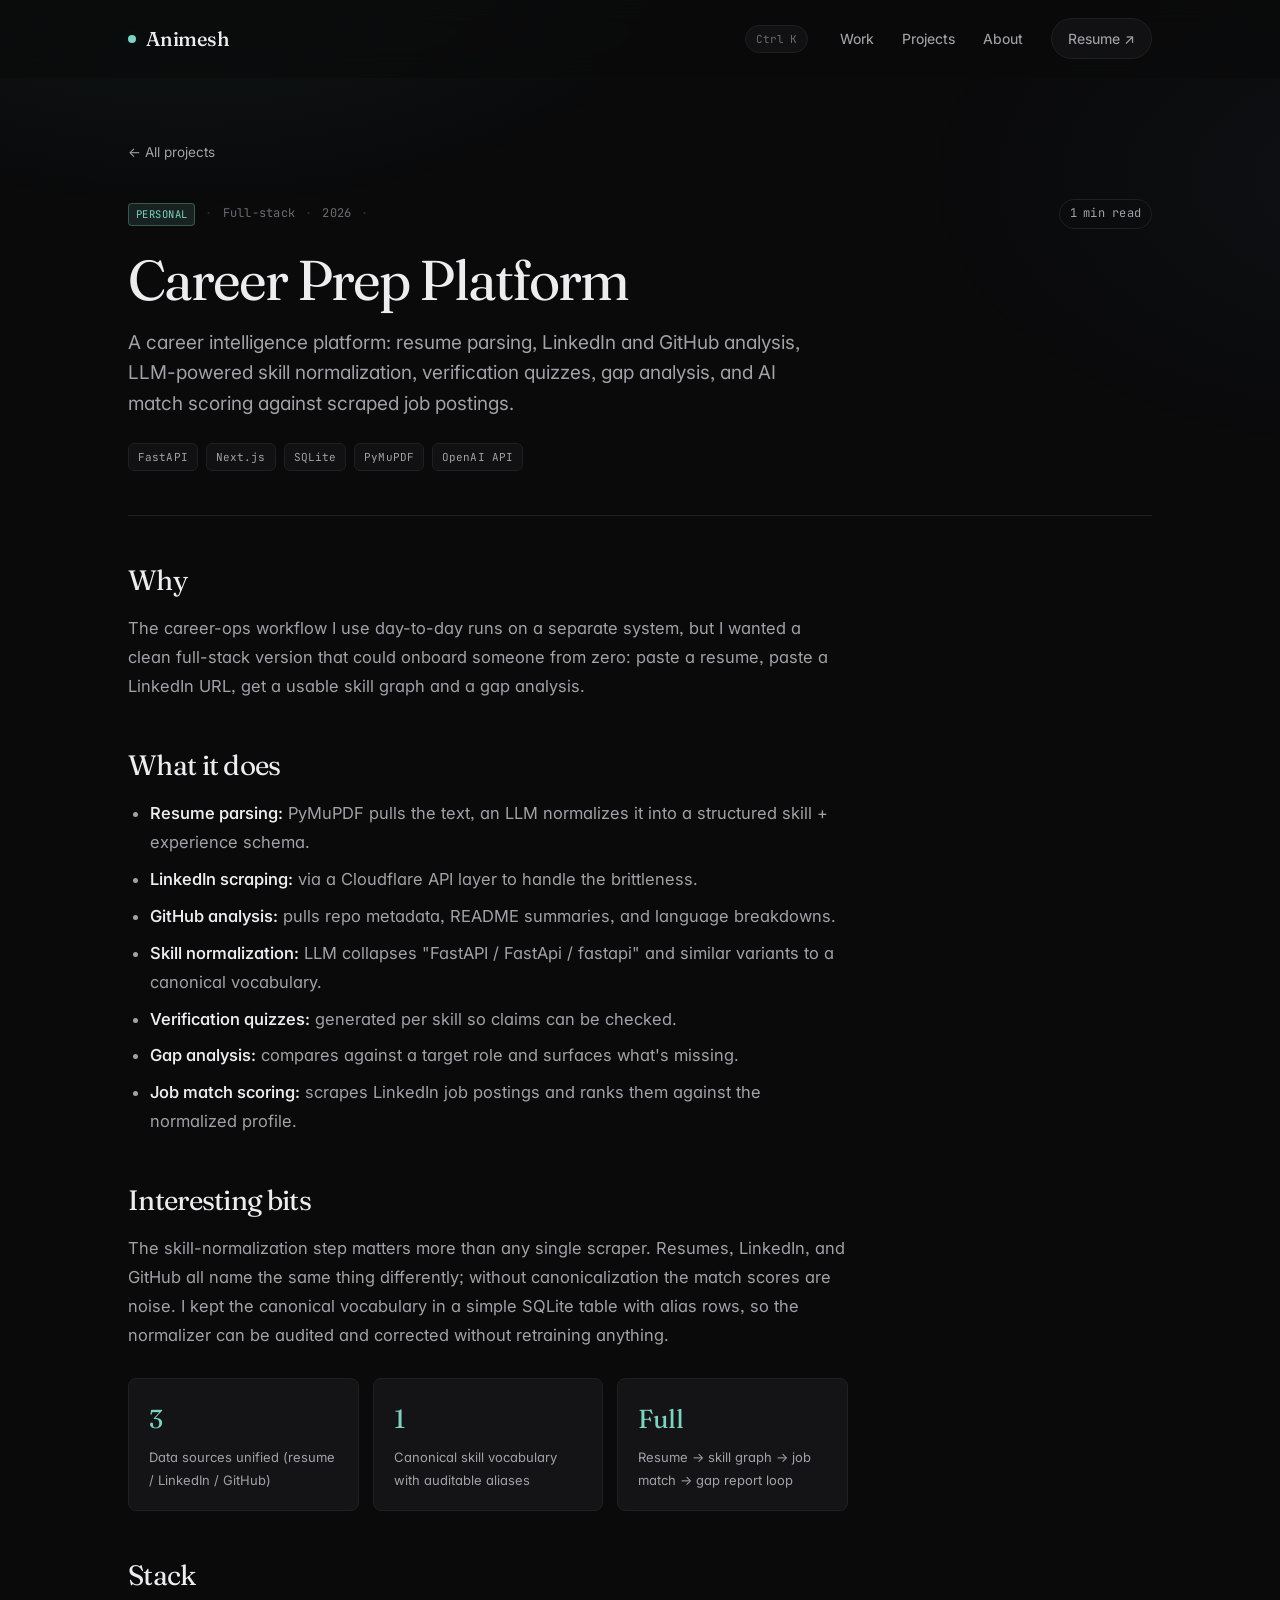
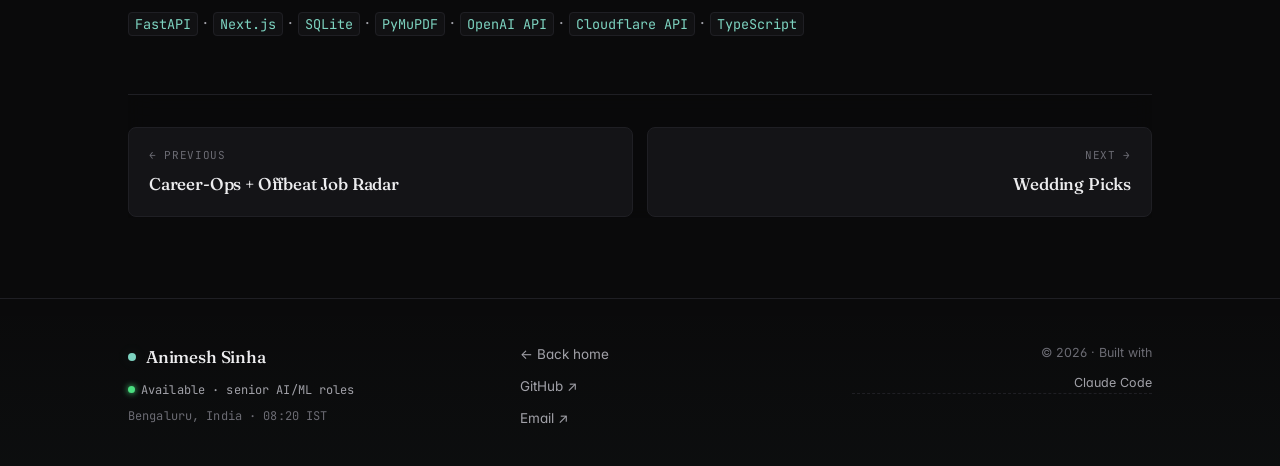
<file: projects/career-prep.html>
<!doctype html>
<html lang="en">
<head>
<meta charset="utf-8" />
<meta name="viewport" content="width=device-width, initial-scale=1" />
<title>Career Prep Platform — Animesh Sinha</title>
<meta name="description" content="Full-stack career intelligence platform — resume parsing, LinkedIn scraping, GitHub analysis, AI match scoring." />
<link rel="icon" href="data:image/svg+xml,%3Csvg xmlns='http://www.w3.org/2000/svg' viewBox='0 0 100 100'%3E%3Ccircle cx='50' cy='50' r='32' fill='%237dd3c0'/%3E%3C/svg%3E" />
<link rel="preconnect" href="https://fonts.googleapis.com" />
<link rel="preconnect" href="https://fonts.gstatic.com" crossorigin />
<link href="https://fonts.googleapis.com/css2?family=Fraunces:ital,opsz,wght@0,9..144,300..600;1,9..144,300..500&family=Inter:wght@400;450;500;550;600&family=JetBrains+Mono:wght@400;500&display=swap" rel="stylesheet" />
<link rel="stylesheet" href="../css/style.css" />
</head>
<body>

<nav>
  <div class="container">
    <a class="brand" href="../index.html"><span class="brand-dot"></span>Animesh</a>
    <div class="nav-links">
      <a href="../index.html#work">Work</a>
      <a href="../index.html#projects">Projects</a>
      <a href="../index.html#about">About</a>
      <a class="nav-cta" href="../assets/animesh-sinha-resume.pdf" target="_blank" rel="noopener">Resume ↗</a>
    </div>
  </div>
</nav>

<div class="project-page" data-slug="career-prep">
  <div class="container">
    <a class="back-link" href="../index.html#projects">← All projects</a>

    <header class="project-header project-header-v2">
      <div class="ph-meta">
        <span class="badge badge-personal">Personal</span>
        <span class="ph-divider">·</span>
        <span>Full-stack</span>
        <span class="ph-divider">·</span>
        <span>2026</span>
        <span class="ph-divider">·</span>
        <span class="ph-readtime"><span id="readTime">…</span> min read</span>
      </div>
      <h1>Career Prep Platform</h1>
      <p class="lede">A career intelligence platform: resume parsing, LinkedIn and GitHub analysis, LLM-powered skill normalization, verification quizzes, gap analysis, and AI match scoring against scraped job postings.</p>
      <div class="stack-pills">
        <span class="tag">FastAPI</span>
        <span class="tag">Next.js</span>
        <span class="tag">SQLite</span>
        <span class="tag">PyMuPDF</span>
        <span class="tag">OpenAI API</span>
      </div>
    </header>

    <article class="prose">
      <h2>Why</h2>
      <p>The career-ops workflow I use day-to-day runs on a separate system, but I wanted a clean full-stack version that could onboard someone from zero: paste a resume, paste a LinkedIn URL, get a usable skill graph and a gap analysis.</p>

      <h2>What it does</h2>
      <ul>
        <li><strong>Resume parsing:</strong> PyMuPDF pulls the text, an LLM normalizes it into a structured skill + experience schema.</li>
        <li><strong>LinkedIn scraping:</strong> via a Cloudflare API layer to handle the brittleness.</li>
        <li><strong>GitHub analysis:</strong> pulls repo metadata, README summaries, and language breakdowns.</li>
        <li><strong>Skill normalization:</strong> LLM collapses "FastAPI / FastApi / fastapi" and similar variants to a canonical vocabulary.</li>
        <li><strong>Verification quizzes:</strong> generated per skill so claims can be checked.</li>
        <li><strong>Gap analysis:</strong> compares against a target role and surfaces what's missing.</li>
        <li><strong>Job match scoring:</strong> scrapes LinkedIn job postings and ranks them against the normalized profile.</li>
      </ul>

      <h2>Interesting bits</h2>
      <p>The skill-normalization step matters more than any single scraper. Resumes, LinkedIn, and GitHub all name the same thing differently; without canonicalization the match scores are noise. I kept the canonical vocabulary in a simple SQLite table with alias rows, so the normalizer can be audited and corrected without retraining anything.</p>

      <div class="highlight-grid">
        <div class="highlight"><div class="highlight-num">3</div><div class="highlight-label">Data sources unified (resume / LinkedIn / GitHub)</div></div>
        <div class="highlight"><div class="highlight-num">1</div><div class="highlight-label">Canonical skill vocabulary with auditable aliases</div></div>
        <div class="highlight"><div class="highlight-num">Full</div><div class="highlight-label">Resume → skill graph → job match → gap report loop</div></div>
      </div>

      <h2>Stack</h2>
      <p><code>FastAPI</code> · <code>Next.js</code> · <code>SQLite</code> · <code>PyMuPDF</code> · <code>OpenAI API</code> · <code>Cloudflare API</code> · <code>TypeScript</code></p>
    </article>
    <nav class="proj-nav" id="projNav" aria-label="Project navigation"></nav>
  </div>
</div>

<footer>
  <div class="container footer-inner">
    <div class="footer-col">
      <div class="footer-brand"><span class="brand-dot"></span><span>Animesh Sinha</span></div>
      <div class="footer-meta">
        <span class="footer-status"><span class="t-dot t-dot-on"></span>Available · senior AI/ML roles</span>
        <span>Bengaluru, India · <span id="footClock">--:-- IST</span></span>
      </div>
    </div>
    <div class="footer-col footer-links">
      <a href="../index.html">← Back home</a>
      <a href="https://github.com/Animesh98" target="_blank" rel="noopener">GitHub ↗</a>
      <a href="mailto:animesh09021998@gmail.com">Email ↗</a>
    </div>
    <div class="footer-col footer-sig">
      © 2026 · Built with <a href="https://claude.com/claude-code" target="_blank" rel="noopener">Claude Code</a>
    </div>
  </div>
</footer>

<script src="../js/main.js"></script>
</body>
</html>
</file>
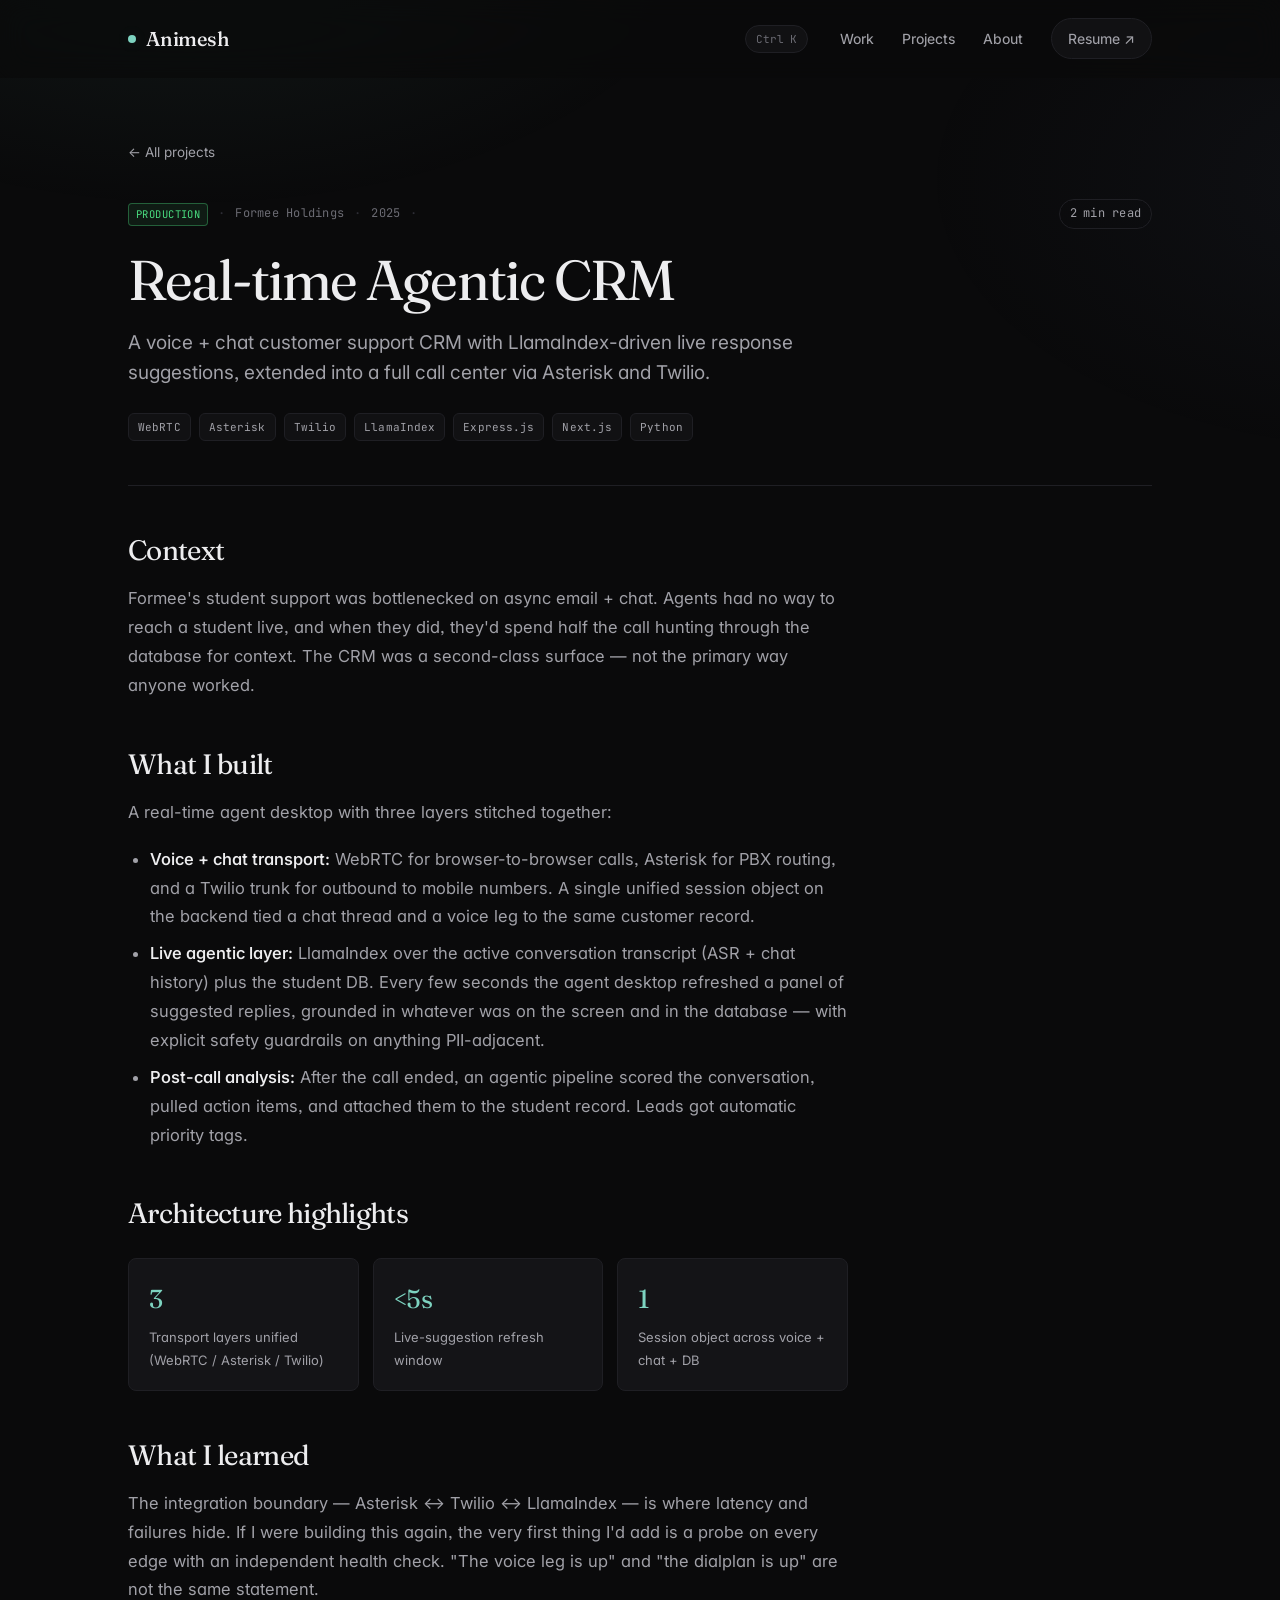
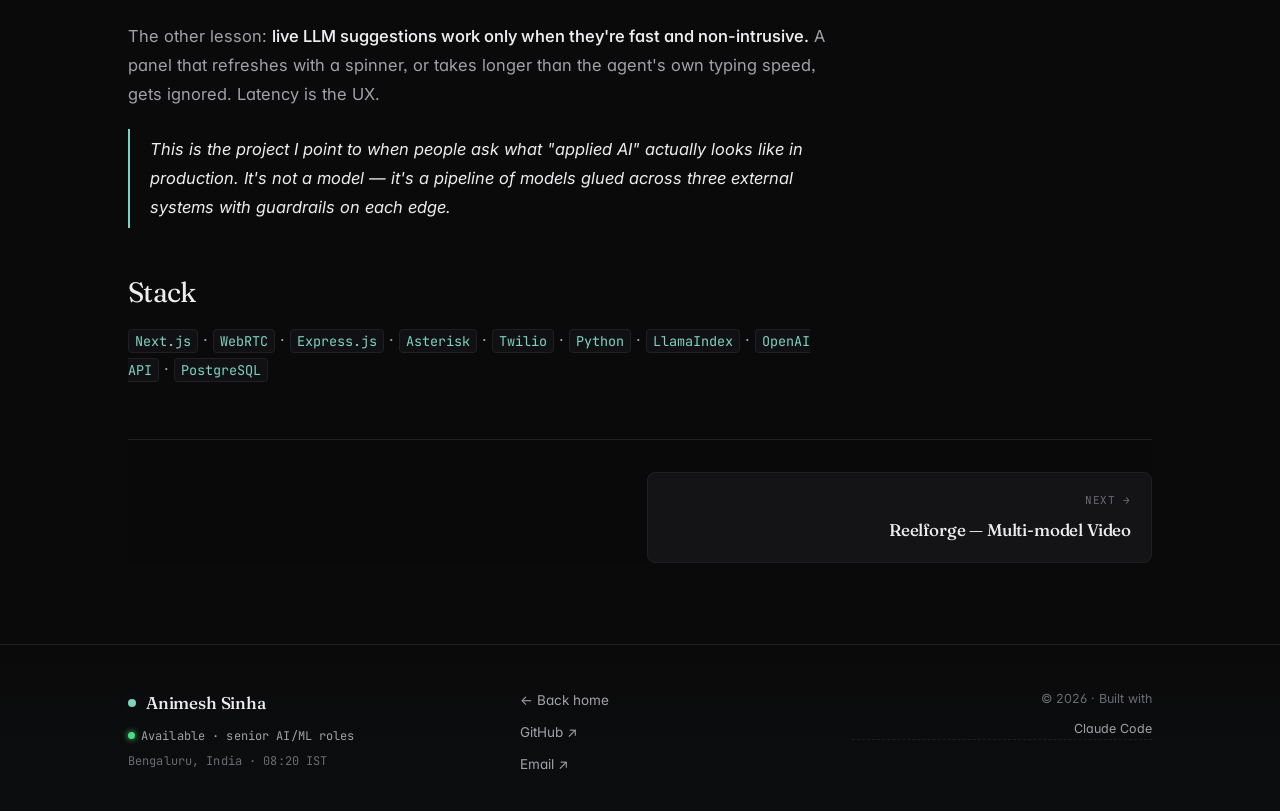
<file: projects/formee-crm.html>
<!doctype html>
<html lang="en">
<head>
<meta charset="utf-8" />
<meta name="viewport" content="width=device-width, initial-scale=1" />
<title>Real-time Agentic CRM — Animesh Sinha</title>
<meta name="description" content="WebRTC + Asterisk + Twilio voice/chat CRM with LlamaIndex-driven live response suggestions." />
<link rel="icon" href="data:image/svg+xml,%3Csvg xmlns='http://www.w3.org/2000/svg' viewBox='0 0 100 100'%3E%3Ccircle cx='50' cy='50' r='32' fill='%237dd3c0'/%3E%3C/svg%3E" />
<link rel="preconnect" href="https://fonts.googleapis.com" />
<link rel="preconnect" href="https://fonts.gstatic.com" crossorigin />
<link href="https://fonts.googleapis.com/css2?family=Fraunces:ital,opsz,wght@0,9..144,300..600;1,9..144,300..500&family=Inter:wght@400;450;500;550;600&family=JetBrains+Mono:wght@400;500&display=swap" rel="stylesheet" />
<link rel="stylesheet" href="../css/style.css" />
</head>
<body>

<nav>
  <div class="container">
    <a class="brand" href="../index.html"><span class="brand-dot"></span>Animesh</a>
    <div class="nav-links">
      <a href="../index.html#work">Work</a>
      <a href="../index.html#projects">Projects</a>
      <a href="../index.html#about">About</a>
      <a class="nav-cta" href="../assets/animesh-sinha-resume.pdf" target="_blank" rel="noopener">Resume ↗</a>
    </div>
  </div>
</nav>

<div class="project-page" data-slug="formee-crm">
  <div class="container">
    <a class="back-link" href="../index.html#projects">← All projects</a>

    <header class="project-header project-header-v2">
      <div class="ph-meta">
        <span class="badge badge-prod">Production</span>
        <span class="ph-divider">·</span>
        <span>Formee Holdings</span>
        <span class="ph-divider">·</span>
        <span>2025</span>
        <span class="ph-divider">·</span>
        <span class="ph-readtime"><span id="readTime">…</span> min read</span>
      </div>
      <h1>Real-time Agentic CRM</h1>
      <p class="lede">A voice + chat customer support CRM with LlamaIndex-driven live response suggestions, extended into a full call center via Asterisk and Twilio.</p>
      <div class="stack-pills">
        <span class="tag">WebRTC</span>
        <span class="tag">Asterisk</span>
        <span class="tag">Twilio</span>
        <span class="tag">LlamaIndex</span>
        <span class="tag">Express.js</span>
        <span class="tag">Next.js</span>
        <span class="tag">Python</span>
      </div>
    </header>

    <article class="prose">
      <h2>Context</h2>
      <p>Formee's student support was bottlenecked on async email + chat. Agents had no way to reach a student live, and when they did, they'd spend half the call hunting through the database for context. The CRM was a second-class surface — not the primary way anyone worked.</p>

      <h2>What I built</h2>
      <p>A real-time agent desktop with three layers stitched together:</p>
      <ul>
        <li><strong>Voice + chat transport:</strong> WebRTC for browser-to-browser calls, Asterisk for PBX routing, and a Twilio trunk for outbound to mobile numbers. A single unified session object on the backend tied a chat thread and a voice leg to the same customer record.</li>
        <li><strong>Live agentic layer:</strong> LlamaIndex over the active conversation transcript (ASR + chat history) plus the student DB. Every few seconds the agent desktop refreshed a panel of suggested replies, grounded in whatever was on the screen and in the database — with explicit safety guardrails on anything PII-adjacent.</li>
        <li><strong>Post-call analysis:</strong> After the call ended, an agentic pipeline scored the conversation, pulled action items, and attached them to the student record. Leads got automatic priority tags.</li>
      </ul>

      <h2>Architecture highlights</h2>
      <div class="highlight-grid">
        <div class="highlight"><div class="highlight-num">3</div><div class="highlight-label">Transport layers unified (WebRTC / Asterisk / Twilio)</div></div>
        <div class="highlight"><div class="highlight-num">&lt;5s</div><div class="highlight-label">Live-suggestion refresh window</div></div>
        <div class="highlight"><div class="highlight-num">1</div><div class="highlight-label">Session object across voice + chat + DB</div></div>
      </div>

      <h2>What I learned</h2>
      <p>The integration boundary — Asterisk ↔ Twilio ↔ LlamaIndex — is where latency and failures hide. If I were building this again, the very first thing I'd add is a probe on every edge with an independent health check. "The voice leg is up" and "the dialplan is up" are not the same statement.</p>

      <p>The other lesson: <strong>live LLM suggestions work only when they're fast and non-intrusive.</strong> A panel that refreshes with a spinner, or takes longer than the agent's own typing speed, gets ignored. Latency is the UX.</p>

      <blockquote>This is the project I point to when people ask what "applied AI" actually looks like in production. It's not a model — it's a pipeline of models glued across three external systems with guardrails on each edge.</blockquote>

      <h2>Stack</h2>
      <p><code>Next.js</code> · <code>WebRTC</code> · <code>Express.js</code> · <code>Asterisk</code> · <code>Twilio</code> · <code>Python</code> · <code>LlamaIndex</code> · <code>OpenAI API</code> · <code>PostgreSQL</code></p>
    </article>

    <nav class="proj-nav" id="projNav" aria-label="Project navigation"></nav>
  </div>
</div>

<footer>
  <div class="container footer-inner">
    <div class="footer-col">
      <div class="footer-brand"><span class="brand-dot"></span><span>Animesh Sinha</span></div>
      <div class="footer-meta">
        <span class="footer-status"><span class="t-dot t-dot-on"></span>Available · senior AI/ML roles</span>
        <span>Bengaluru, India · <span id="footClock">--:-- IST</span></span>
      </div>
    </div>
    <div class="footer-col footer-links">
      <a href="../index.html">← Back home</a>
      <a href="https://github.com/Animesh98" target="_blank" rel="noopener">GitHub ↗</a>
      <a href="mailto:animesh09021998@gmail.com">Email ↗</a>
    </div>
    <div class="footer-col footer-sig">
      © 2026 · Built with <a href="https://claude.com/claude-code" target="_blank" rel="noopener">Claude Code</a>
    </div>
  </div>
</footer>

<script src="../js/main.js"></script>
</body>
</html>
</file>
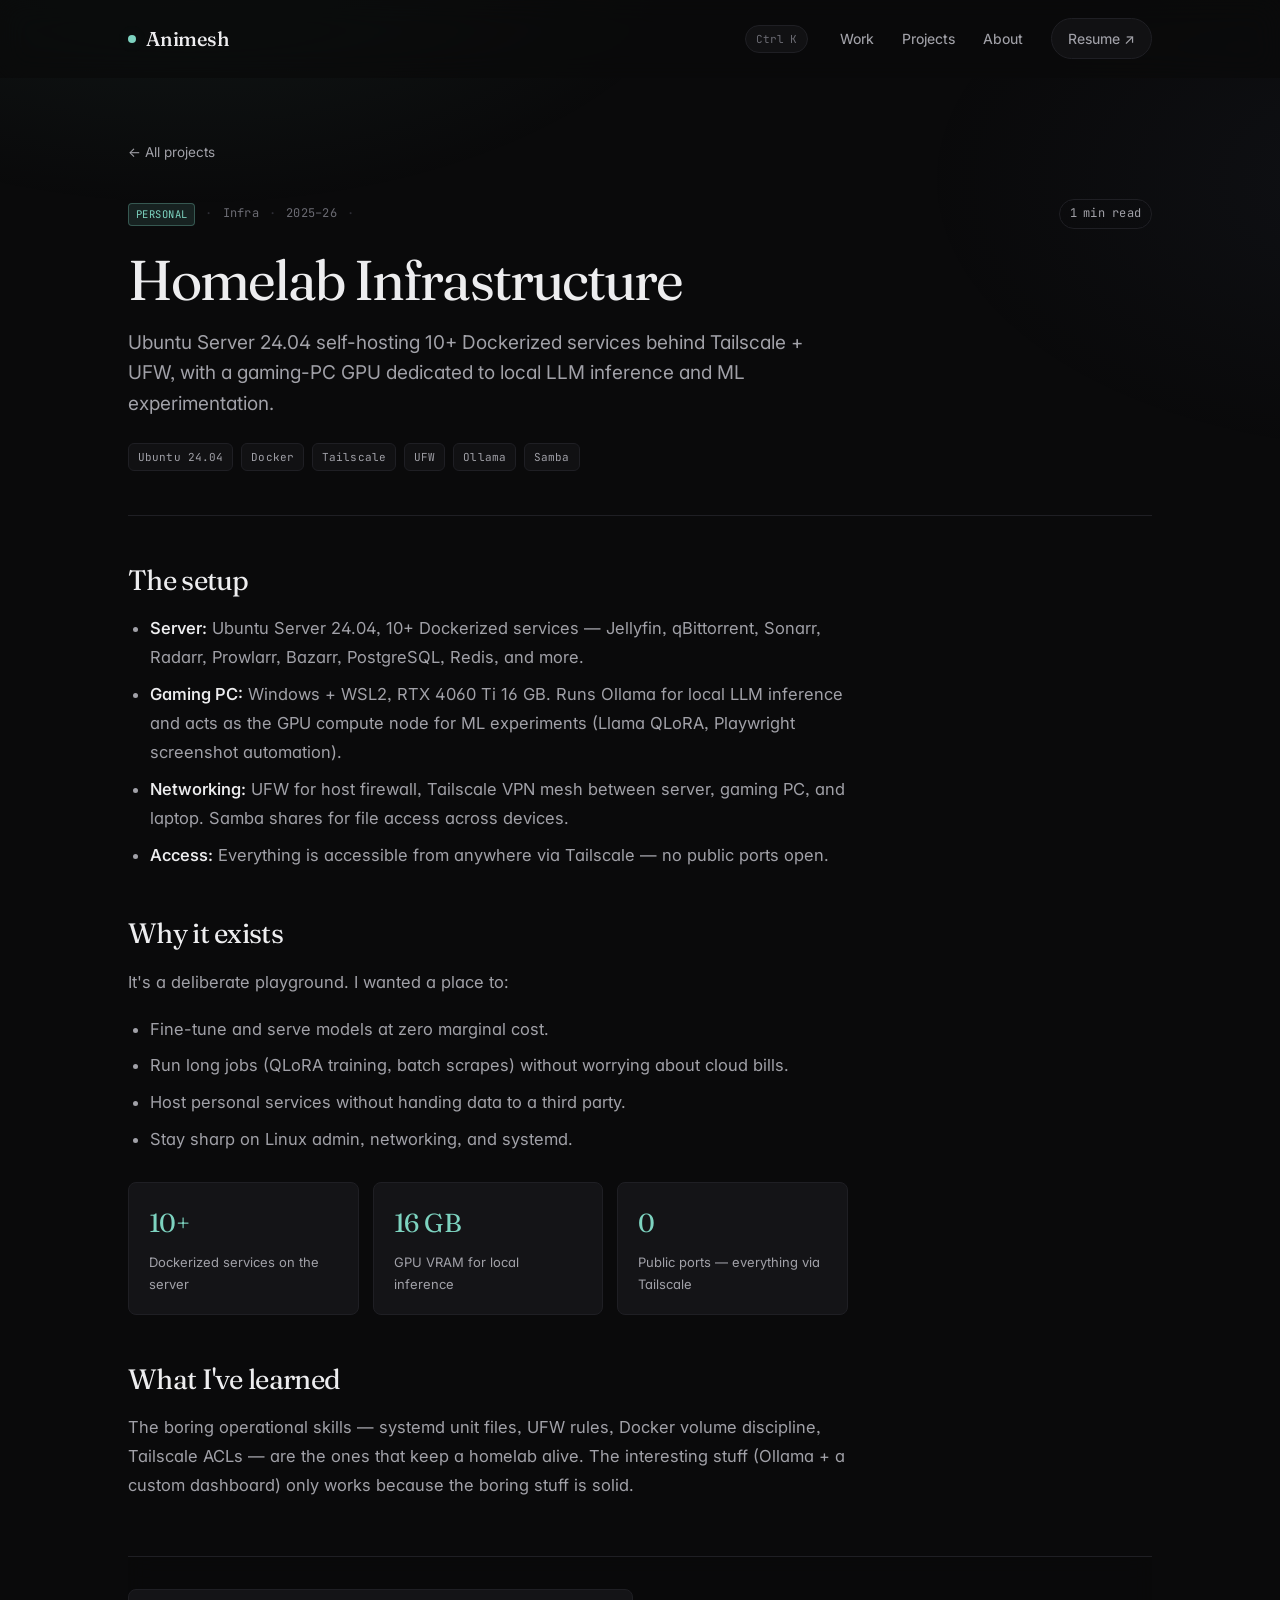
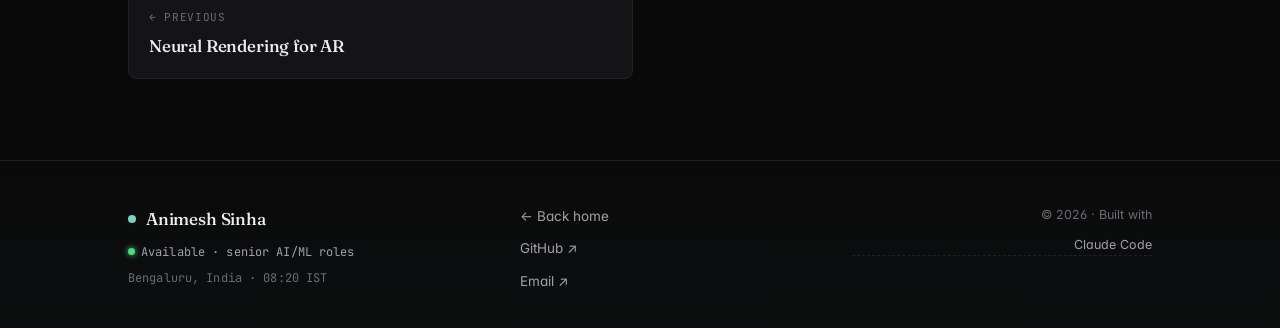
<file: projects/homelab.html>
<!doctype html>
<html lang="en">
<head>
<meta charset="utf-8" />
<meta name="viewport" content="width=device-width, initial-scale=1" />
<title>Homelab Infrastructure — Animesh Sinha</title>
<meta name="description" content="Ubuntu Server 24.04 self-hosting 10+ Dockerized services behind Tailscale + UFW, with Ollama on an RTX 4060 Ti for local LLM inference." />
<link rel="icon" href="data:image/svg+xml,%3Csvg xmlns='http://www.w3.org/2000/svg' viewBox='0 0 100 100'%3E%3Ccircle cx='50' cy='50' r='32' fill='%237dd3c0'/%3E%3C/svg%3E" />
<link rel="preconnect" href="https://fonts.googleapis.com" />
<link rel="preconnect" href="https://fonts.gstatic.com" crossorigin />
<link href="https://fonts.googleapis.com/css2?family=Fraunces:ital,opsz,wght@0,9..144,300..600;1,9..144,300..500&family=Inter:wght@400;450;500;550;600&family=JetBrains+Mono:wght@400;500&display=swap" rel="stylesheet" />
<link rel="stylesheet" href="../css/style.css" />
</head>
<body>

<nav>
  <div class="container">
    <a class="brand" href="../index.html"><span class="brand-dot"></span>Animesh</a>
    <div class="nav-links">
      <a href="../index.html#work">Work</a>
      <a href="../index.html#projects">Projects</a>
      <a href="../index.html#about">About</a>
      <a class="nav-cta" href="../assets/animesh-sinha-resume.pdf" target="_blank" rel="noopener">Resume ↗</a>
    </div>
  </div>
</nav>

<div class="project-page" data-slug="homelab">
  <div class="container">
    <a class="back-link" href="../index.html#projects">← All projects</a>

    <header class="project-header project-header-v2">
      <div class="ph-meta">
        <span class="badge badge-personal">Personal</span>
        <span class="ph-divider">·</span>
        <span>Infra</span>
        <span class="ph-divider">·</span>
        <span>2025–26</span>
        <span class="ph-divider">·</span>
        <span class="ph-readtime"><span id="readTime">…</span> min read</span>
      </div>
      <h1>Homelab Infrastructure</h1>
      <p class="lede">Ubuntu Server 24.04 self-hosting 10+ Dockerized services behind Tailscale + UFW, with a gaming-PC GPU dedicated to local LLM inference and ML experimentation.</p>
      <div class="stack-pills">
        <span class="tag">Ubuntu 24.04</span>
        <span class="tag">Docker</span>
        <span class="tag">Tailscale</span>
        <span class="tag">UFW</span>
        <span class="tag">Ollama</span>
        <span class="tag">Samba</span>
      </div>
    </header>

    <article class="prose">
      <h2>The setup</h2>
      <ul>
        <li><strong>Server:</strong> Ubuntu Server 24.04, 10+ Dockerized services — Jellyfin, qBittorrent, Sonarr, Radarr, Prowlarr, Bazarr, PostgreSQL, Redis, and more.</li>
        <li><strong>Gaming PC:</strong> Windows + WSL2, RTX 4060 Ti 16 GB. Runs Ollama for local LLM inference and acts as the GPU compute node for ML experiments (Llama QLoRA, Playwright screenshot automation).</li>
        <li><strong>Networking:</strong> UFW for host firewall, Tailscale VPN mesh between server, gaming PC, and laptop. Samba shares for file access across devices.</li>
        <li><strong>Access:</strong> Everything is accessible from anywhere via Tailscale — no public ports open.</li>
      </ul>

      <h2>Why it exists</h2>
      <p>It's a deliberate playground. I wanted a place to:</p>
      <ul>
        <li>Fine-tune and serve models at zero marginal cost.</li>
        <li>Run long jobs (QLoRA training, batch scrapes) without worrying about cloud bills.</li>
        <li>Host personal services without handing data to a third party.</li>
        <li>Stay sharp on Linux admin, networking, and systemd.</li>
      </ul>

      <div class="highlight-grid">
        <div class="highlight"><div class="highlight-num">10+</div><div class="highlight-label">Dockerized services on the server</div></div>
        <div class="highlight"><div class="highlight-num">16&nbsp;GB</div><div class="highlight-label">GPU VRAM for local inference</div></div>
        <div class="highlight"><div class="highlight-num">0</div><div class="highlight-label">Public ports — everything via Tailscale</div></div>
      </div>

      <h2>What I've learned</h2>
      <p>The boring operational skills — systemd unit files, UFW rules, Docker volume discipline, Tailscale ACLs — are the ones that keep a homelab alive. The interesting stuff (Ollama + a custom dashboard) only works because the boring stuff is solid.</p>
    </article>
    <nav class="proj-nav" id="projNav" aria-label="Project navigation"></nav>
  </div>
</div>

<footer>
  <div class="container footer-inner">
    <div class="footer-col">
      <div class="footer-brand"><span class="brand-dot"></span><span>Animesh Sinha</span></div>
      <div class="footer-meta">
        <span class="footer-status"><span class="t-dot t-dot-on"></span>Available · senior AI/ML roles</span>
        <span>Bengaluru, India · <span id="footClock">--:-- IST</span></span>
      </div>
    </div>
    <div class="footer-col footer-links">
      <a href="../index.html">← Back home</a>
      <a href="https://github.com/Animesh98" target="_blank" rel="noopener">GitHub ↗</a>
      <a href="mailto:animesh09021998@gmail.com">Email ↗</a>
    </div>
    <div class="footer-col footer-sig">
      © 2026 · Built with <a href="https://claude.com/claude-code" target="_blank" rel="noopener">Claude Code</a>
    </div>
  </div>
</footer>

<script src="../js/main.js"></script>
</body>
</html>
</file>
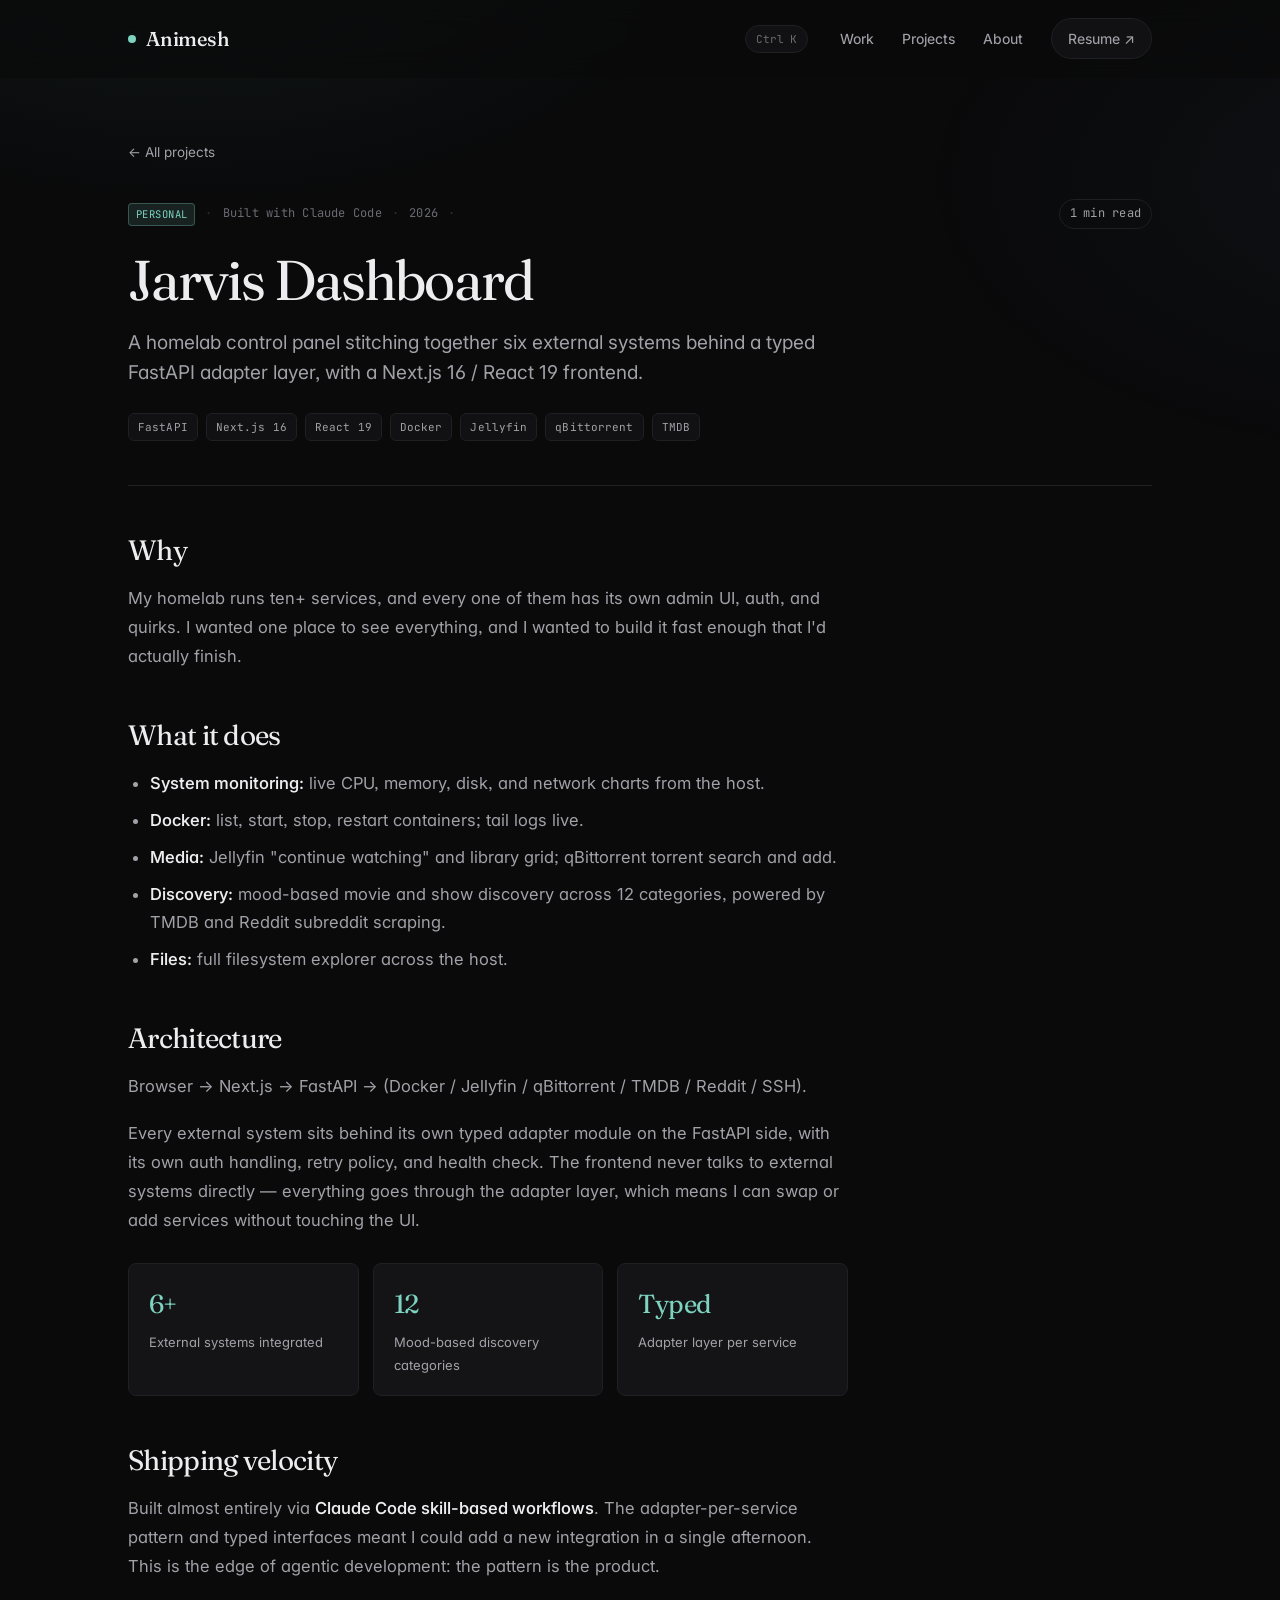
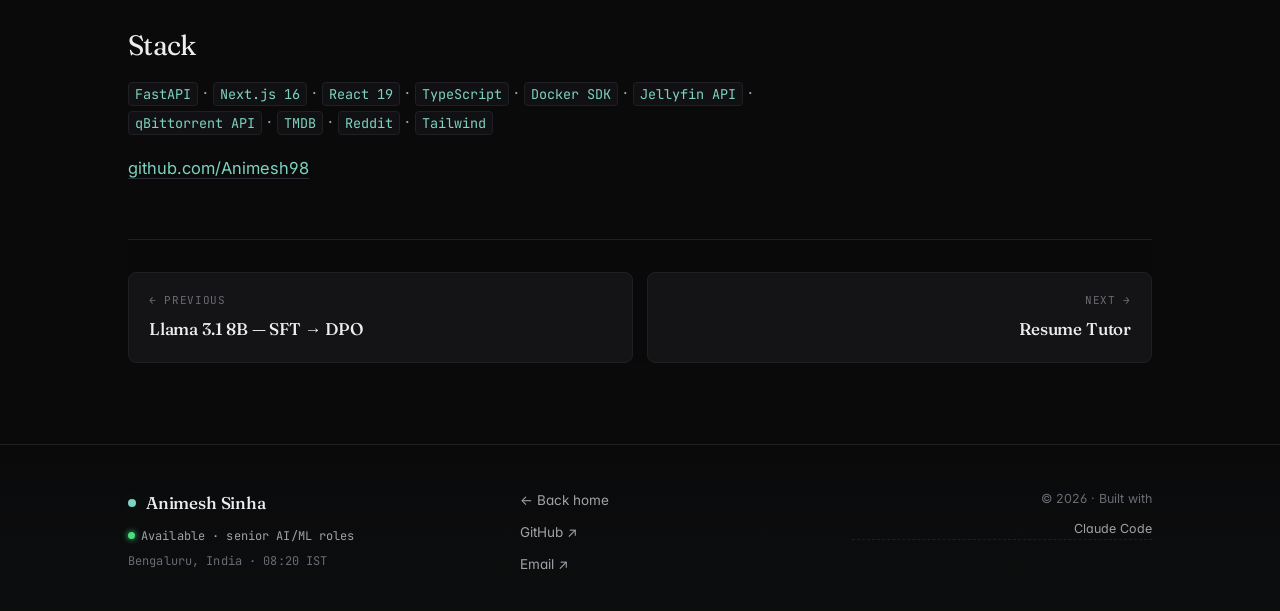
<file: projects/jarvis-dashboard.html>
<!doctype html>
<html lang="en">
<head>
<meta charset="utf-8" />
<meta name="viewport" content="width=device-width, initial-scale=1" />
<title>Jarvis Dashboard — Animesh Sinha</title>
<meta name="description" content="Homelab control panel — FastAPI + Next.js, 6+ external systems behind a typed adapter layer." />
<link rel="icon" href="data:image/svg+xml,%3Csvg xmlns='http://www.w3.org/2000/svg' viewBox='0 0 100 100'%3E%3Ccircle cx='50' cy='50' r='32' fill='%237dd3c0'/%3E%3C/svg%3E" />
<link rel="preconnect" href="https://fonts.googleapis.com" />
<link rel="preconnect" href="https://fonts.gstatic.com" crossorigin />
<link href="https://fonts.googleapis.com/css2?family=Fraunces:ital,opsz,wght@0,9..144,300..600;1,9..144,300..500&family=Inter:wght@400;450;500;550;600&family=JetBrains+Mono:wght@400;500&display=swap" rel="stylesheet" />
<link rel="stylesheet" href="../css/style.css" />
</head>
<body>

<nav>
  <div class="container">
    <a class="brand" href="../index.html"><span class="brand-dot"></span>Animesh</a>
    <div class="nav-links">
      <a href="../index.html#work">Work</a>
      <a href="../index.html#projects">Projects</a>
      <a href="../index.html#about">About</a>
      <a class="nav-cta" href="../assets/animesh-sinha-resume.pdf" target="_blank" rel="noopener">Resume ↗</a>
    </div>
  </div>
</nav>

<div class="project-page" data-slug="jarvis-dashboard">
  <div class="container">
    <a class="back-link" href="../index.html#projects">← All projects</a>

    <header class="project-header project-header-v2">
      <div class="ph-meta">
        <span class="badge badge-personal">Personal</span>
        <span class="ph-divider">·</span>
        <span>Built with Claude Code</span>
        <span class="ph-divider">·</span>
        <span>2026</span>
        <span class="ph-divider">·</span>
        <span class="ph-readtime"><span id="readTime">…</span> min read</span>
      </div>
      <h1>Jarvis Dashboard</h1>
      <p class="lede">A homelab control panel stitching together six external systems behind a typed FastAPI adapter layer, with a Next.js 16 / React 19 frontend.</p>
      <div class="stack-pills">
        <span class="tag">FastAPI</span>
        <span class="tag">Next.js 16</span>
        <span class="tag">React 19</span>
        <span class="tag">Docker</span>
        <span class="tag">Jellyfin</span>
        <span class="tag">qBittorrent</span>
        <span class="tag">TMDB</span>
      </div>
    </header>

    <article class="prose">
      <h2>Why</h2>
      <p>My homelab runs ten+ services, and every one of them has its own admin UI, auth, and quirks. I wanted one place to see everything, and I wanted to build it fast enough that I'd actually finish.</p>

      <h2>What it does</h2>
      <ul>
        <li><strong>System monitoring:</strong> live CPU, memory, disk, and network charts from the host.</li>
        <li><strong>Docker:</strong> list, start, stop, restart containers; tail logs live.</li>
        <li><strong>Media:</strong> Jellyfin "continue watching" and library grid; qBittorrent torrent search and add.</li>
        <li><strong>Discovery:</strong> mood-based movie and show discovery across 12 categories, powered by TMDB and Reddit subreddit scraping.</li>
        <li><strong>Files:</strong> full filesystem explorer across the host.</li>
      </ul>

      <h2>Architecture</h2>
      <p>Browser → Next.js → FastAPI → (Docker / Jellyfin / qBittorrent / TMDB / Reddit / SSH).</p>
      <p>Every external system sits behind its own typed adapter module on the FastAPI side, with its own auth handling, retry policy, and health check. The frontend never talks to external systems directly — everything goes through the adapter layer, which means I can swap or add services without touching the UI.</p>

      <div class="highlight-grid">
        <div class="highlight"><div class="highlight-num">6+</div><div class="highlight-label">External systems integrated</div></div>
        <div class="highlight"><div class="highlight-num">12</div><div class="highlight-label">Mood-based discovery categories</div></div>
        <div class="highlight"><div class="highlight-num">Typed</div><div class="highlight-label">Adapter layer per service</div></div>
      </div>

      <h2>Shipping velocity</h2>
      <p>Built almost entirely via <strong>Claude Code skill-based workflows</strong>. The adapter-per-service pattern and typed interfaces meant I could add a new integration in a single afternoon. This is the edge of agentic development: the pattern is the product.</p>

      <h2>Stack</h2>
      <p><code>FastAPI</code> · <code>Next.js 16</code> · <code>React 19</code> · <code>TypeScript</code> · <code>Docker SDK</code> · <code>Jellyfin API</code> · <code>qBittorrent API</code> · <code>TMDB</code> · <code>Reddit</code> · <code>Tailwind</code></p>

      <p><a href="https://github.com/Animesh98" target="_blank" rel="noopener">github.com/Animesh98</a></p>
    </article>
    <nav class="proj-nav" id="projNav" aria-label="Project navigation"></nav>
  </div>
</div>

<footer>
  <div class="container footer-inner">
    <div class="footer-col">
      <div class="footer-brand"><span class="brand-dot"></span><span>Animesh Sinha</span></div>
      <div class="footer-meta">
        <span class="footer-status"><span class="t-dot t-dot-on"></span>Available · senior AI/ML roles</span>
        <span>Bengaluru, India · <span id="footClock">--:-- IST</span></span>
      </div>
    </div>
    <div class="footer-col footer-links">
      <a href="../index.html">← Back home</a>
      <a href="https://github.com/Animesh98" target="_blank" rel="noopener">GitHub ↗</a>
      <a href="mailto:animesh09021998@gmail.com">Email ↗</a>
    </div>
    <div class="footer-col footer-sig">
      © 2026 · Built with <a href="https://claude.com/claude-code" target="_blank" rel="noopener">Claude Code</a>
    </div>
  </div>
</footer>

<script src="../js/main.js"></script>
</body>
</html>
</file>
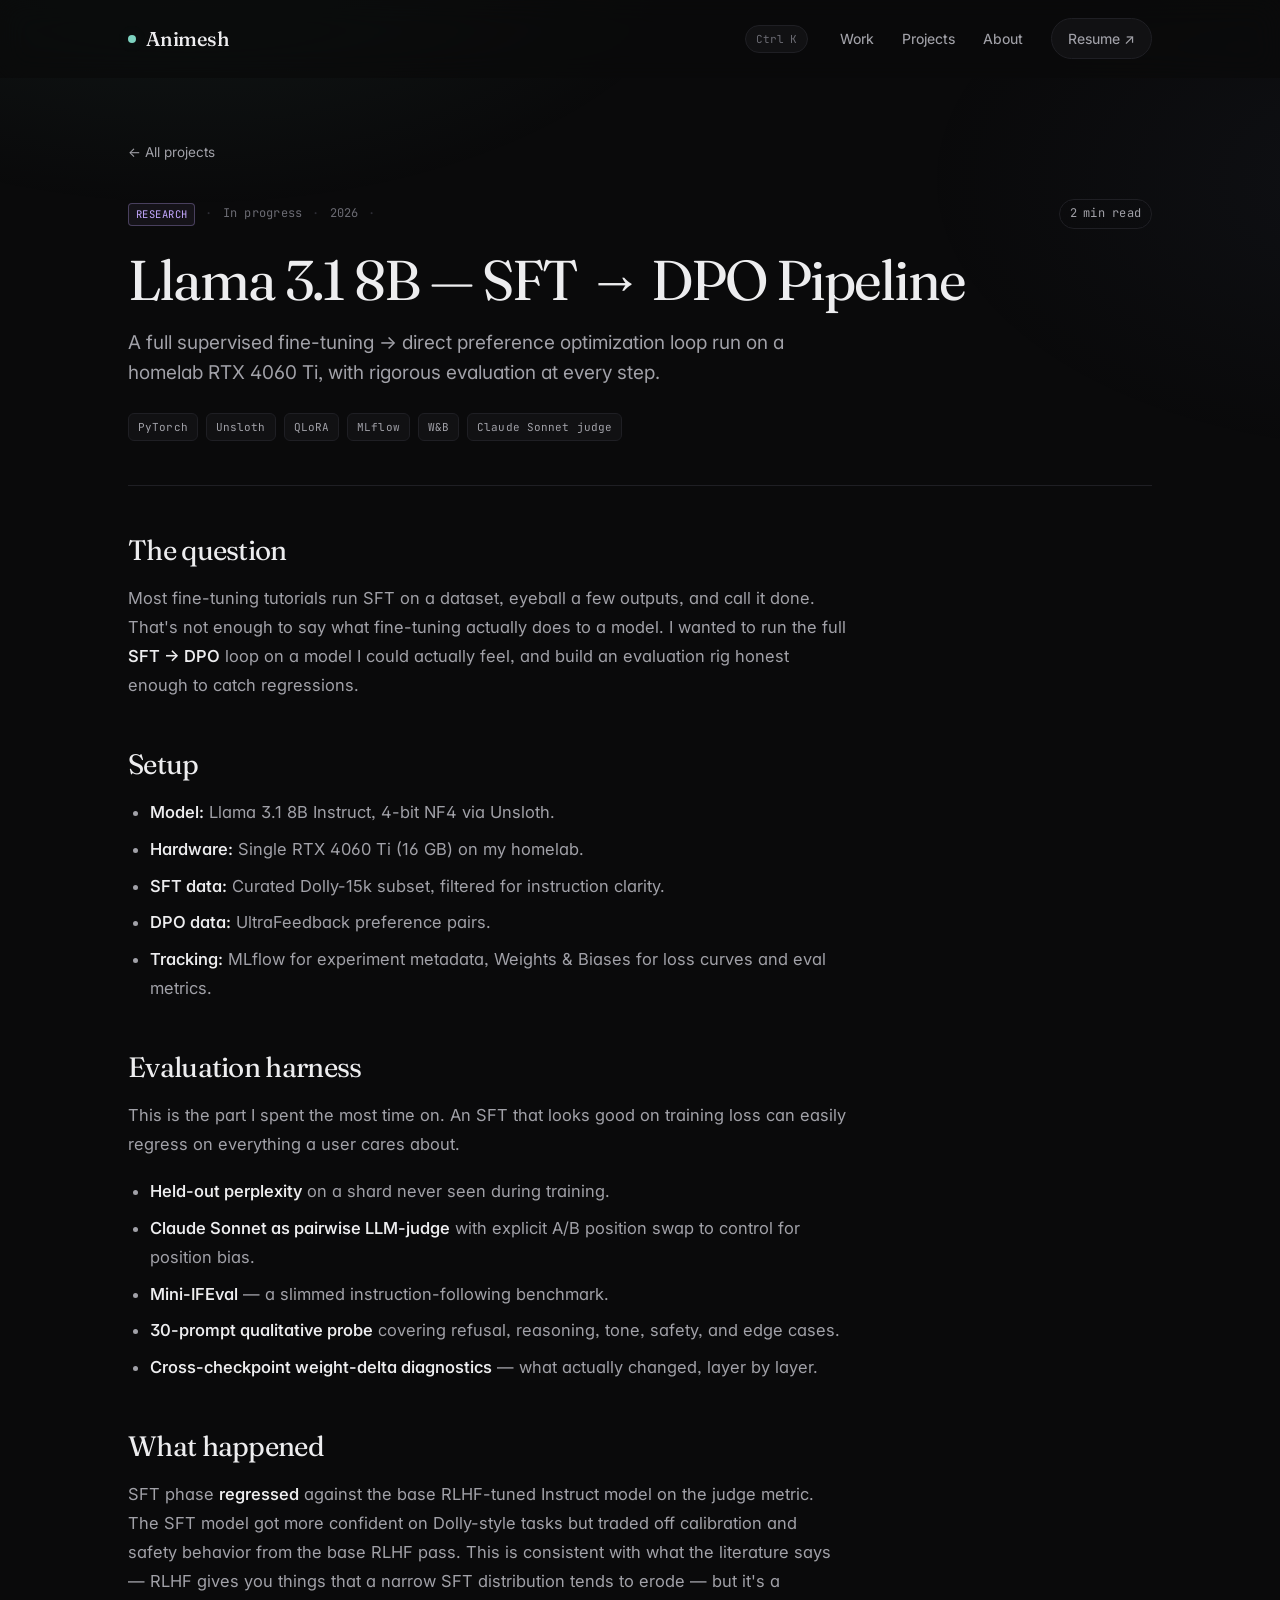
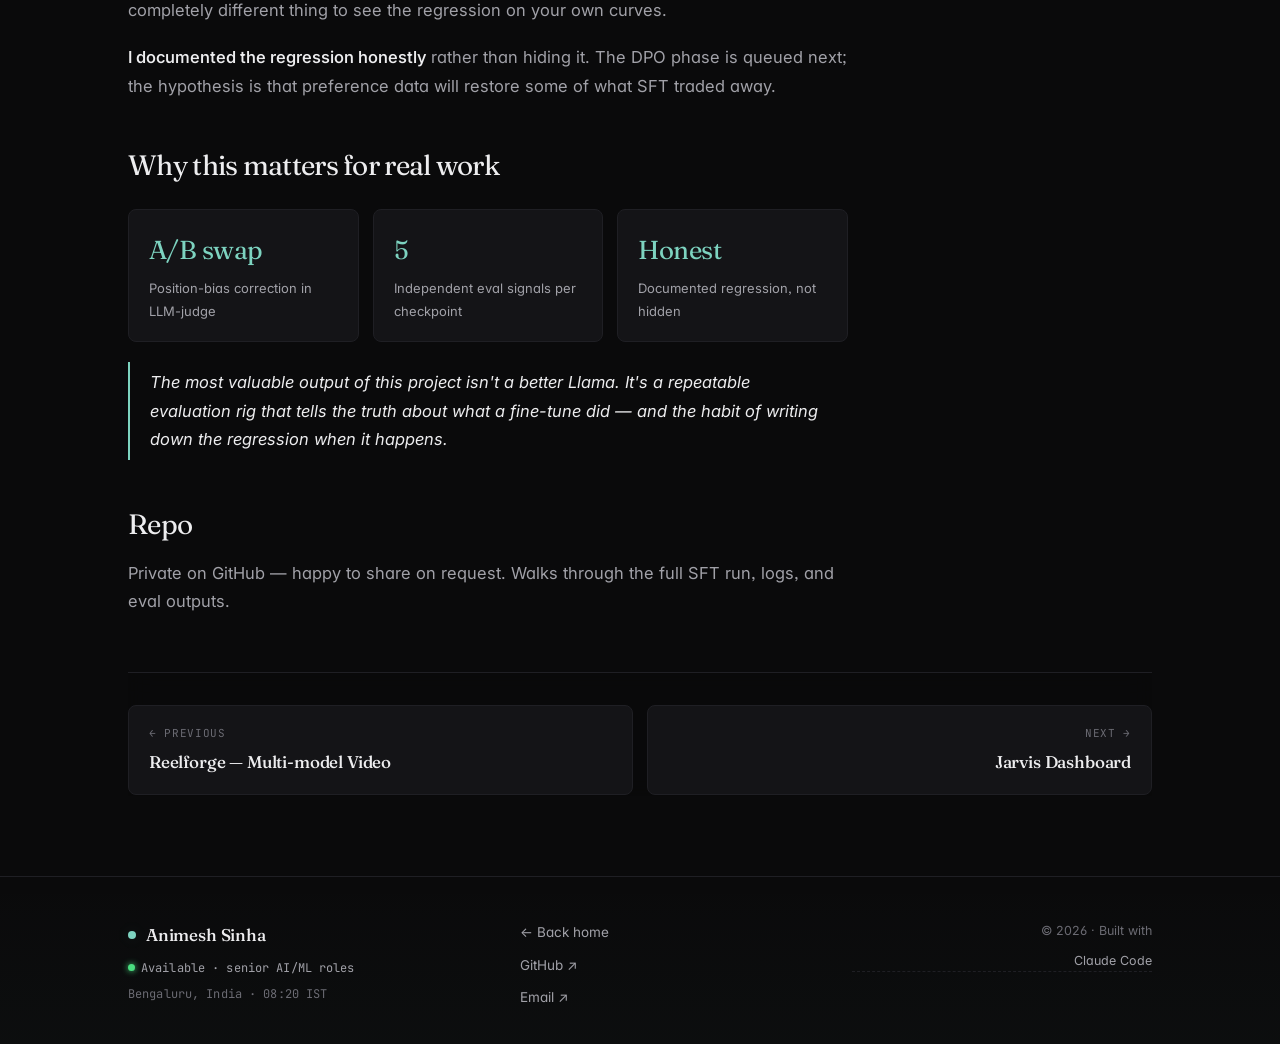
<file: projects/llama-qlora.html>
<!doctype html>
<html lang="en">
<head>
<meta charset="utf-8" />
<meta name="viewport" content="width=device-width, initial-scale=1" />
<title>Llama 3.1 8B SFT → DPO — Animesh Sinha</title>
<meta name="description" content="Full SFT → DPO fine-tuning loop on a homelab RTX 4060 Ti with rigorous evaluation." />
<link rel="icon" href="data:image/svg+xml,%3Csvg xmlns='http://www.w3.org/2000/svg' viewBox='0 0 100 100'%3E%3Ccircle cx='50' cy='50' r='32' fill='%237dd3c0'/%3E%3C/svg%3E" />
<link rel="preconnect" href="https://fonts.googleapis.com" />
<link rel="preconnect" href="https://fonts.gstatic.com" crossorigin />
<link href="https://fonts.googleapis.com/css2?family=Fraunces:ital,opsz,wght@0,9..144,300..600;1,9..144,300..500&family=Inter:wght@400;450;500;550;600&family=JetBrains+Mono:wght@400;500&display=swap" rel="stylesheet" />
<link rel="stylesheet" href="../css/style.css" />
</head>
<body>

<nav>
  <div class="container">
    <a class="brand" href="../index.html"><span class="brand-dot"></span>Animesh</a>
    <div class="nav-links">
      <a href="../index.html#work">Work</a>
      <a href="../index.html#projects">Projects</a>
      <a href="../index.html#about">About</a>
      <a class="nav-cta" href="../assets/animesh-sinha-resume.pdf" target="_blank" rel="noopener">Resume ↗</a>
    </div>
  </div>
</nav>

<div class="project-page" data-slug="llama-qlora">
  <div class="container">
    <a class="back-link" href="../index.html#projects">← All projects</a>

    <header class="project-header project-header-v2">
      <div class="ph-meta">
        <span class="badge badge-research">Research</span>
        <span class="ph-divider">·</span>
        <span>In progress</span>
        <span class="ph-divider">·</span>
        <span>2026</span>
        <span class="ph-divider">·</span>
        <span class="ph-readtime"><span id="readTime">…</span> min read</span>
      </div>
      <h1>Llama 3.1 8B — SFT&nbsp;→&nbsp;DPO Pipeline</h1>
      <p class="lede">A full supervised fine-tuning → direct preference optimization loop run on a homelab RTX 4060 Ti, with rigorous evaluation at every step.</p>
      <div class="stack-pills">
        <span class="tag">PyTorch</span>
        <span class="tag">Unsloth</span>
        <span class="tag">QLoRA</span>
        <span class="tag">MLflow</span>
        <span class="tag">W&amp;B</span>
        <span class="tag">Claude Sonnet judge</span>
      </div>
    </header>

    <article class="prose">
      <h2>The question</h2>
      <p>Most fine-tuning tutorials run SFT on a dataset, eyeball a few outputs, and call it done. That's not enough to say what fine-tuning actually does to a model. I wanted to run the full <strong>SFT → DPO</strong> loop on a model I could actually feel, and build an evaluation rig honest enough to catch regressions.</p>

      <h2>Setup</h2>
      <ul>
        <li><strong>Model:</strong> Llama 3.1 8B Instruct, 4-bit NF4 via Unsloth.</li>
        <li><strong>Hardware:</strong> Single RTX 4060 Ti (16 GB) on my homelab.</li>
        <li><strong>SFT data:</strong> Curated Dolly-15k subset, filtered for instruction clarity.</li>
        <li><strong>DPO data:</strong> UltraFeedback preference pairs.</li>
        <li><strong>Tracking:</strong> MLflow for experiment metadata, Weights &amp; Biases for loss curves and eval metrics.</li>
      </ul>

      <h2>Evaluation harness</h2>
      <p>This is the part I spent the most time on. An SFT that looks good on training loss can easily regress on everything a user cares about.</p>
      <ul>
        <li><strong>Held-out perplexity</strong> on a shard never seen during training.</li>
        <li><strong>Claude Sonnet as pairwise LLM-judge</strong> with explicit A/B position swap to control for position bias.</li>
        <li><strong>Mini-IFEval</strong> — a slimmed instruction-following benchmark.</li>
        <li><strong>30-prompt qualitative probe</strong> covering refusal, reasoning, tone, safety, and edge cases.</li>
        <li><strong>Cross-checkpoint weight-delta diagnostics</strong> — what actually changed, layer by layer.</li>
      </ul>

      <h2>What happened</h2>
      <p>SFT phase <strong>regressed</strong> against the base RLHF-tuned Instruct model on the judge metric. The SFT model got more confident on Dolly-style tasks but traded off calibration and safety behavior from the base RLHF pass. This is consistent with what the literature says — RLHF gives you things that a narrow SFT distribution tends to erode — but it's a completely different thing to see the regression on your own curves.</p>

      <p><strong>I documented the regression honestly</strong> rather than hiding it. The DPO phase is queued next; the hypothesis is that preference data will restore some of what SFT traded away.</p>

      <h2>Why this matters for real work</h2>
      <div class="highlight-grid">
        <div class="highlight"><div class="highlight-num">A/B swap</div><div class="highlight-label">Position-bias correction in LLM-judge</div></div>
        <div class="highlight"><div class="highlight-num">5</div><div class="highlight-label">Independent eval signals per checkpoint</div></div>
        <div class="highlight"><div class="highlight-num">Honest</div><div class="highlight-label">Documented regression, not hidden</div></div>
      </div>

      <blockquote>The most valuable output of this project isn't a better Llama. It's a repeatable evaluation rig that tells the truth about what a fine-tune did — and the habit of writing down the regression when it happens.</blockquote>

      <h2>Repo</h2>
      <p>Private on GitHub — happy to share on request. Walks through the full SFT run, logs, and eval outputs.</p>
    </article>
    <nav class="proj-nav" id="projNav" aria-label="Project navigation"></nav>
  </div>
</div>

<footer>
  <div class="container footer-inner">
    <div class="footer-col">
      <div class="footer-brand"><span class="brand-dot"></span><span>Animesh Sinha</span></div>
      <div class="footer-meta">
        <span class="footer-status"><span class="t-dot t-dot-on"></span>Available · senior AI/ML roles</span>
        <span>Bengaluru, India · <span id="footClock">--:-- IST</span></span>
      </div>
    </div>
    <div class="footer-col footer-links">
      <a href="../index.html">← Back home</a>
      <a href="https://github.com/Animesh98" target="_blank" rel="noopener">GitHub ↗</a>
      <a href="mailto:animesh09021998@gmail.com">Email ↗</a>
    </div>
    <div class="footer-col footer-sig">
      © 2026 · Built with <a href="https://claude.com/claude-code" target="_blank" rel="noopener">Claude Code</a>
    </div>
  </div>
</footer>

<script src="../js/main.js"></script>
</body>
</html>
</file>
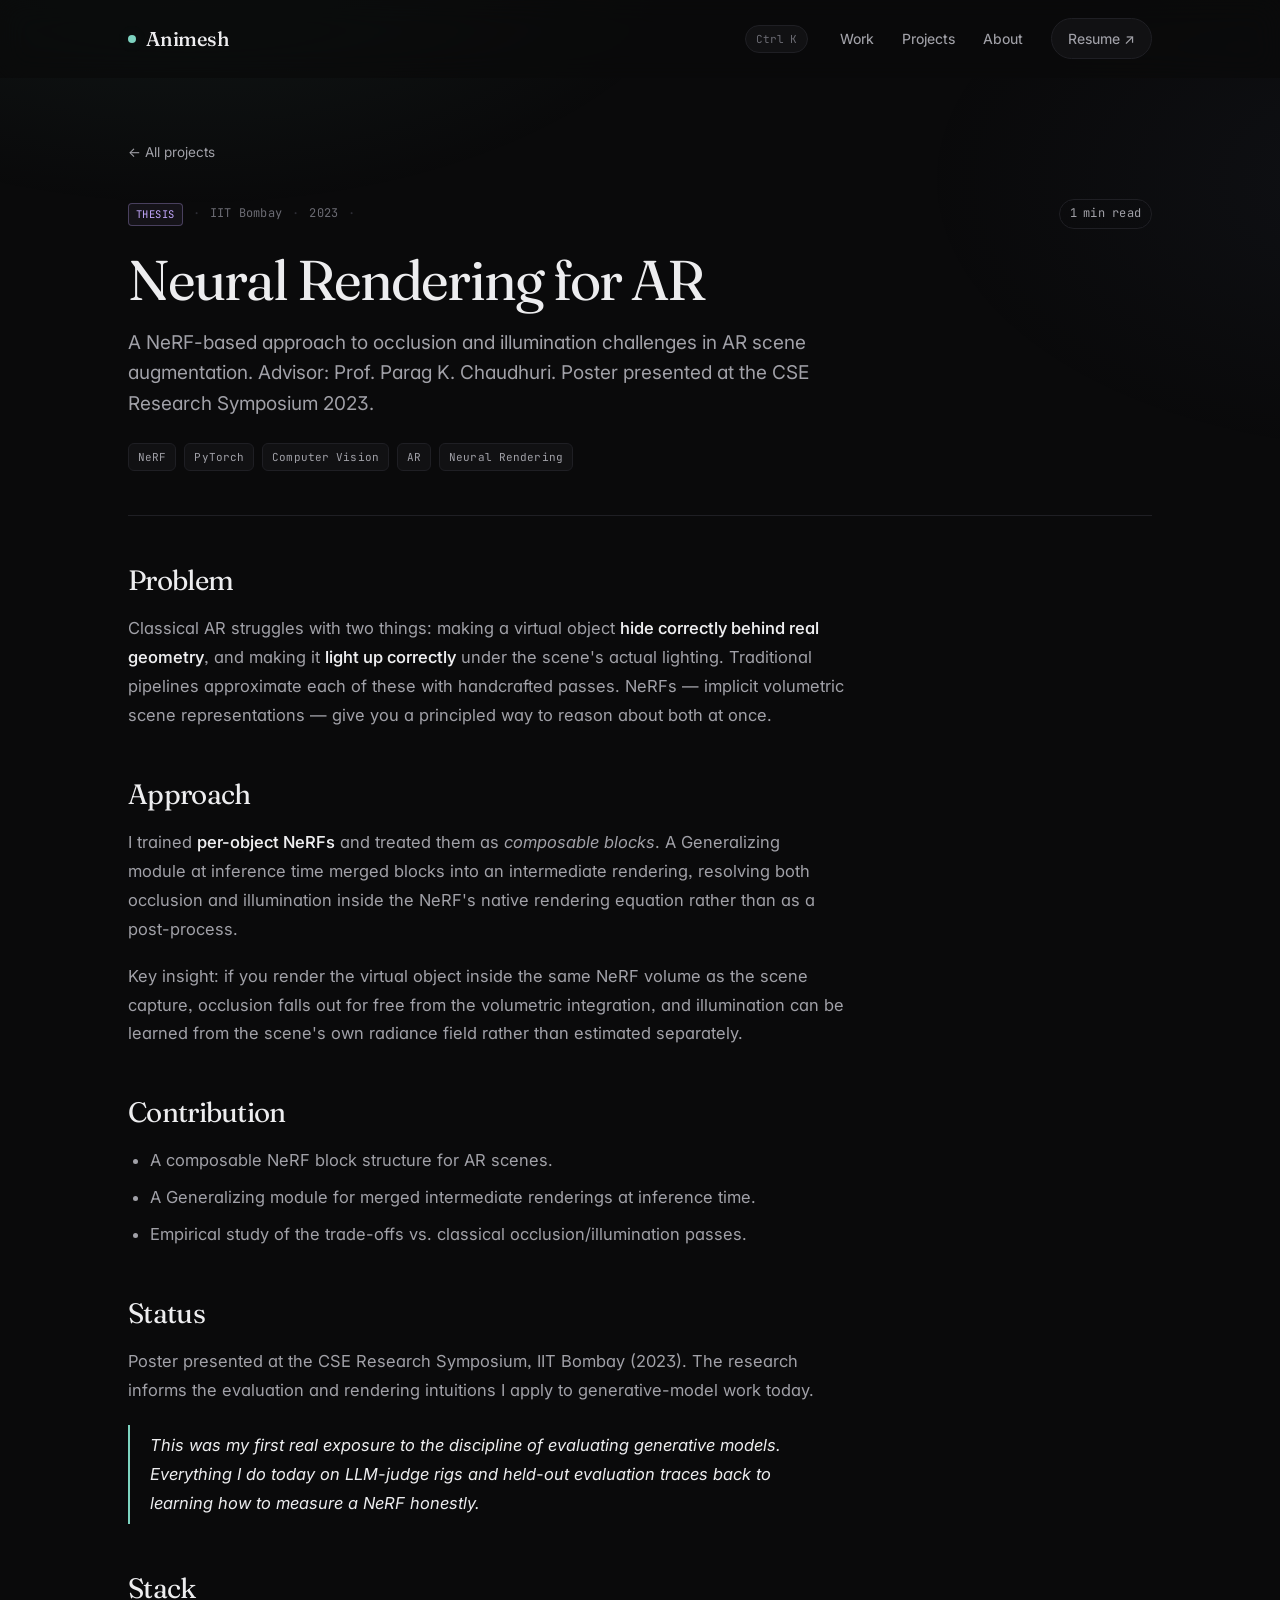
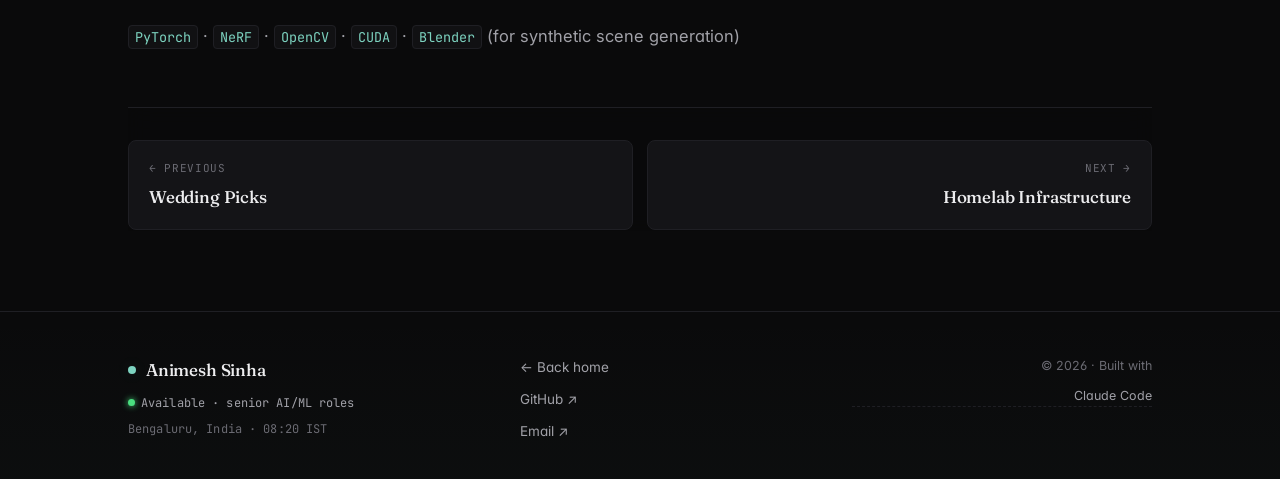
<file: projects/neural-rendering-ar.html>
<!doctype html>
<html lang="en">
<head>
<meta charset="utf-8" />
<meta name="viewport" content="width=device-width, initial-scale=1" />
<title>Neural Rendering for AR — Animesh Sinha</title>
<meta name="description" content="MS thesis at IIT Bombay — NeRF-based approach to occlusion and illumination challenges in AR scene augmentation." />
<link rel="icon" href="data:image/svg+xml,%3Csvg xmlns='http://www.w3.org/2000/svg' viewBox='0 0 100 100'%3E%3Ccircle cx='50' cy='50' r='32' fill='%237dd3c0'/%3E%3C/svg%3E" />
<link rel="preconnect" href="https://fonts.googleapis.com" />
<link rel="preconnect" href="https://fonts.gstatic.com" crossorigin />
<link href="https://fonts.googleapis.com/css2?family=Fraunces:ital,opsz,wght@0,9..144,300..600;1,9..144,300..500&family=Inter:wght@400;450;500;550;600&family=JetBrains+Mono:wght@400;500&display=swap" rel="stylesheet" />
<link rel="stylesheet" href="../css/style.css" />
</head>
<body>

<nav>
  <div class="container">
    <a class="brand" href="../index.html"><span class="brand-dot"></span>Animesh</a>
    <div class="nav-links">
      <a href="../index.html#work">Work</a>
      <a href="../index.html#projects">Projects</a>
      <a href="../index.html#about">About</a>
      <a class="nav-cta" href="../assets/animesh-sinha-resume.pdf" target="_blank" rel="noopener">Resume ↗</a>
    </div>
  </div>
</nav>

<div class="project-page" data-slug="neural-rendering-ar">
  <div class="container">
    <a class="back-link" href="../index.html#projects">← All projects</a>

    <header class="project-header project-header-v2">
      <div class="ph-meta">
        <span class="badge badge-research">Thesis</span>
        <span class="ph-divider">·</span>
        <span>IIT Bombay</span>
        <span class="ph-divider">·</span>
        <span>2023</span>
        <span class="ph-divider">·</span>
        <span class="ph-readtime"><span id="readTime">…</span> min read</span>
      </div>
      <h1>Neural Rendering for AR</h1>
      <p class="lede">A NeRF-based approach to occlusion and illumination challenges in AR scene augmentation. Advisor: Prof. Parag K. Chaudhuri. Poster presented at the CSE Research Symposium 2023.</p>
      <div class="stack-pills">
        <span class="tag">NeRF</span>
        <span class="tag">PyTorch</span>
        <span class="tag">Computer Vision</span>
        <span class="tag">AR</span>
        <span class="tag">Neural Rendering</span>
      </div>
    </header>

    <article class="prose">
      <h2>Problem</h2>
      <p>Classical AR struggles with two things: making a virtual object <strong>hide correctly behind real geometry</strong>, and making it <strong>light up correctly</strong> under the scene's actual lighting. Traditional pipelines approximate each of these with handcrafted passes. NeRFs — implicit volumetric scene representations — give you a principled way to reason about both at once.</p>

      <h2>Approach</h2>
      <p>I trained <strong>per-object NeRFs</strong> and treated them as <em>composable blocks</em>. A Generalizing module at inference time merged blocks into an intermediate rendering, resolving both occlusion and illumination inside the NeRF's native rendering equation rather than as a post-process.</p>
      <p>Key insight: if you render the virtual object inside the same NeRF volume as the scene capture, occlusion falls out for free from the volumetric integration, and illumination can be learned from the scene's own radiance field rather than estimated separately.</p>

      <h2>Contribution</h2>
      <ul>
        <li>A composable NeRF block structure for AR scenes.</li>
        <li>A Generalizing module for merged intermediate renderings at inference time.</li>
        <li>Empirical study of the trade-offs vs. classical occlusion/illumination passes.</li>
      </ul>

      <h2>Status</h2>
      <p>Poster presented at the CSE Research Symposium, IIT Bombay (2023). The research informs the evaluation and rendering intuitions I apply to generative-model work today.</p>

      <blockquote>This was my first real exposure to the discipline of evaluating generative models. Everything I do today on LLM-judge rigs and held-out evaluation traces back to learning how to measure a NeRF honestly.</blockquote>

      <h2>Stack</h2>
      <p><code>PyTorch</code> · <code>NeRF</code> · <code>OpenCV</code> · <code>CUDA</code> · <code>Blender</code> (for synthetic scene generation)</p>
    </article>
    <nav class="proj-nav" id="projNav" aria-label="Project navigation"></nav>
  </div>
</div>

<footer>
  <div class="container footer-inner">
    <div class="footer-col">
      <div class="footer-brand"><span class="brand-dot"></span><span>Animesh Sinha</span></div>
      <div class="footer-meta">
        <span class="footer-status"><span class="t-dot t-dot-on"></span>Available · senior AI/ML roles</span>
        <span>Bengaluru, India · <span id="footClock">--:-- IST</span></span>
      </div>
    </div>
    <div class="footer-col footer-links">
      <a href="../index.html">← Back home</a>
      <a href="https://github.com/Animesh98" target="_blank" rel="noopener">GitHub ↗</a>
      <a href="mailto:animesh09021998@gmail.com">Email ↗</a>
    </div>
    <div class="footer-col footer-sig">
      © 2026 · Built with <a href="https://claude.com/claude-code" target="_blank" rel="noopener">Claude Code</a>
    </div>
  </div>
</footer>

<script src="../js/main.js"></script>
</body>
</html>
</file>
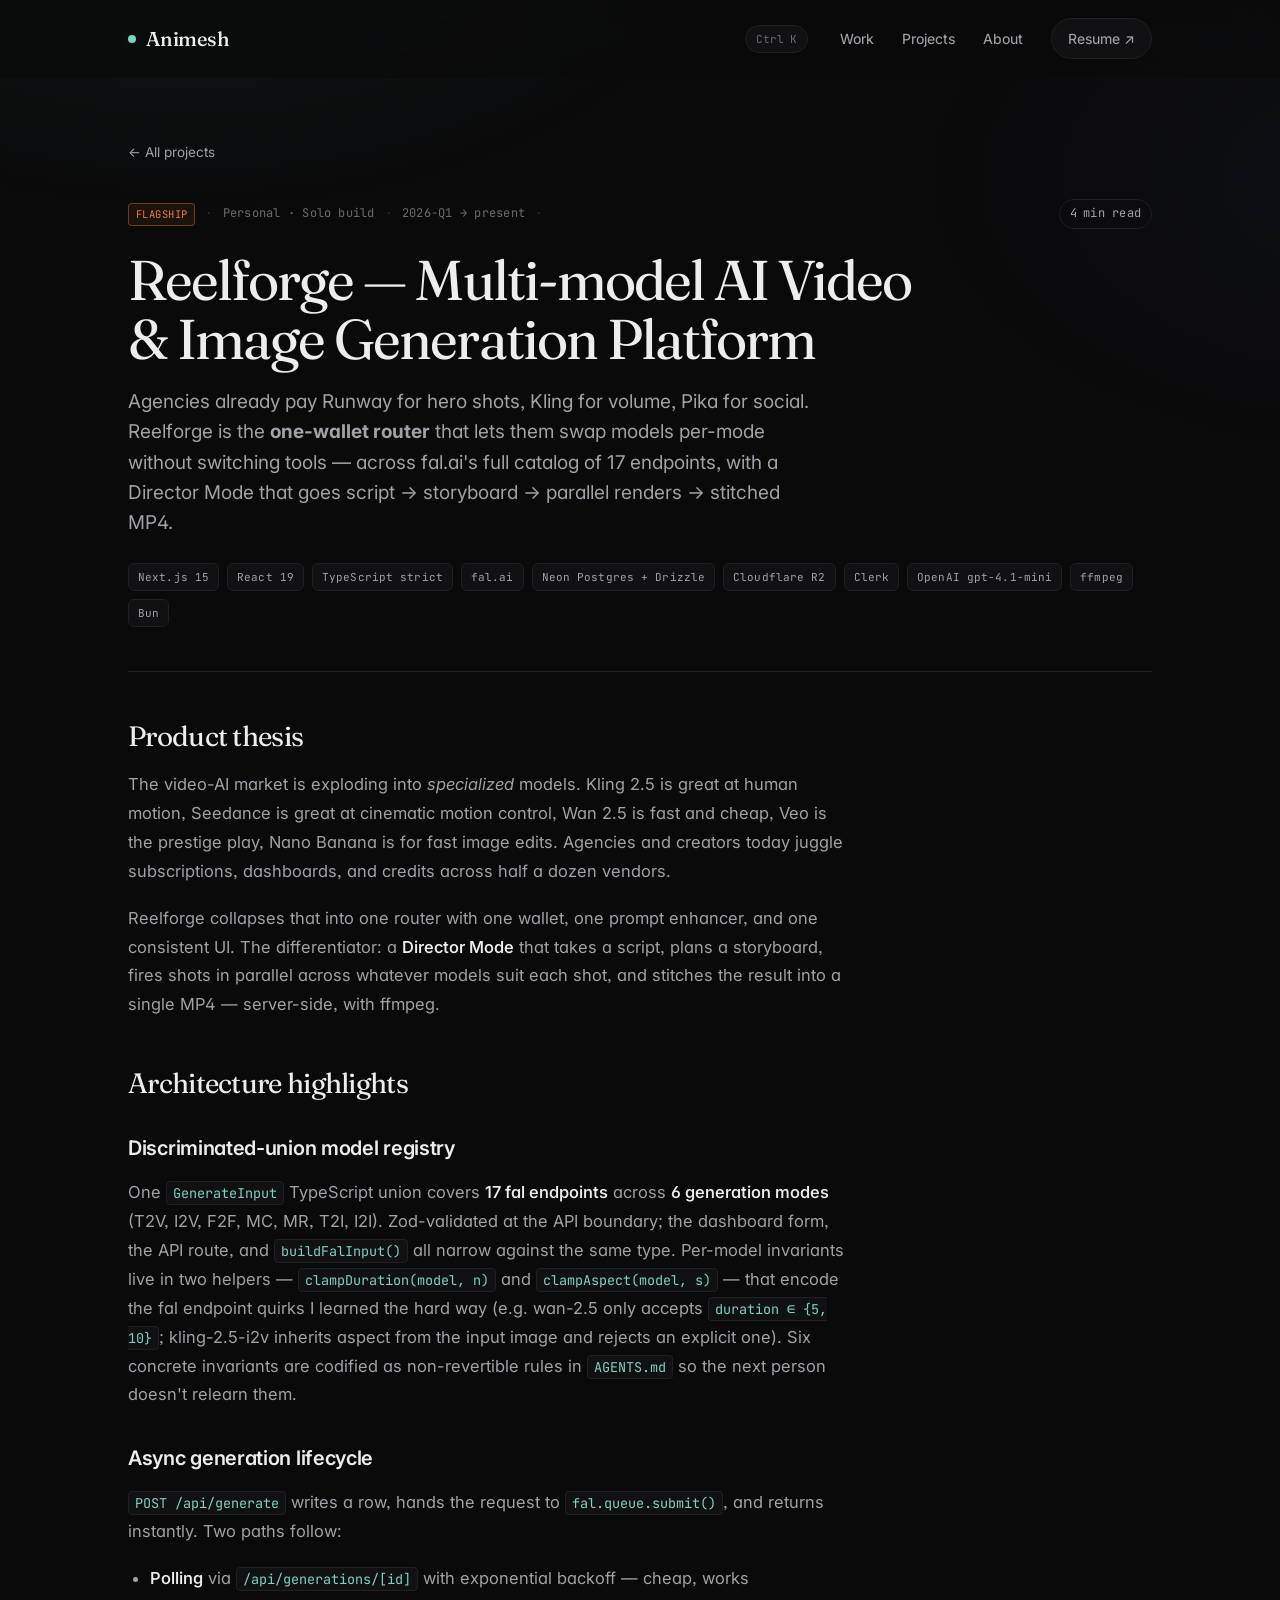
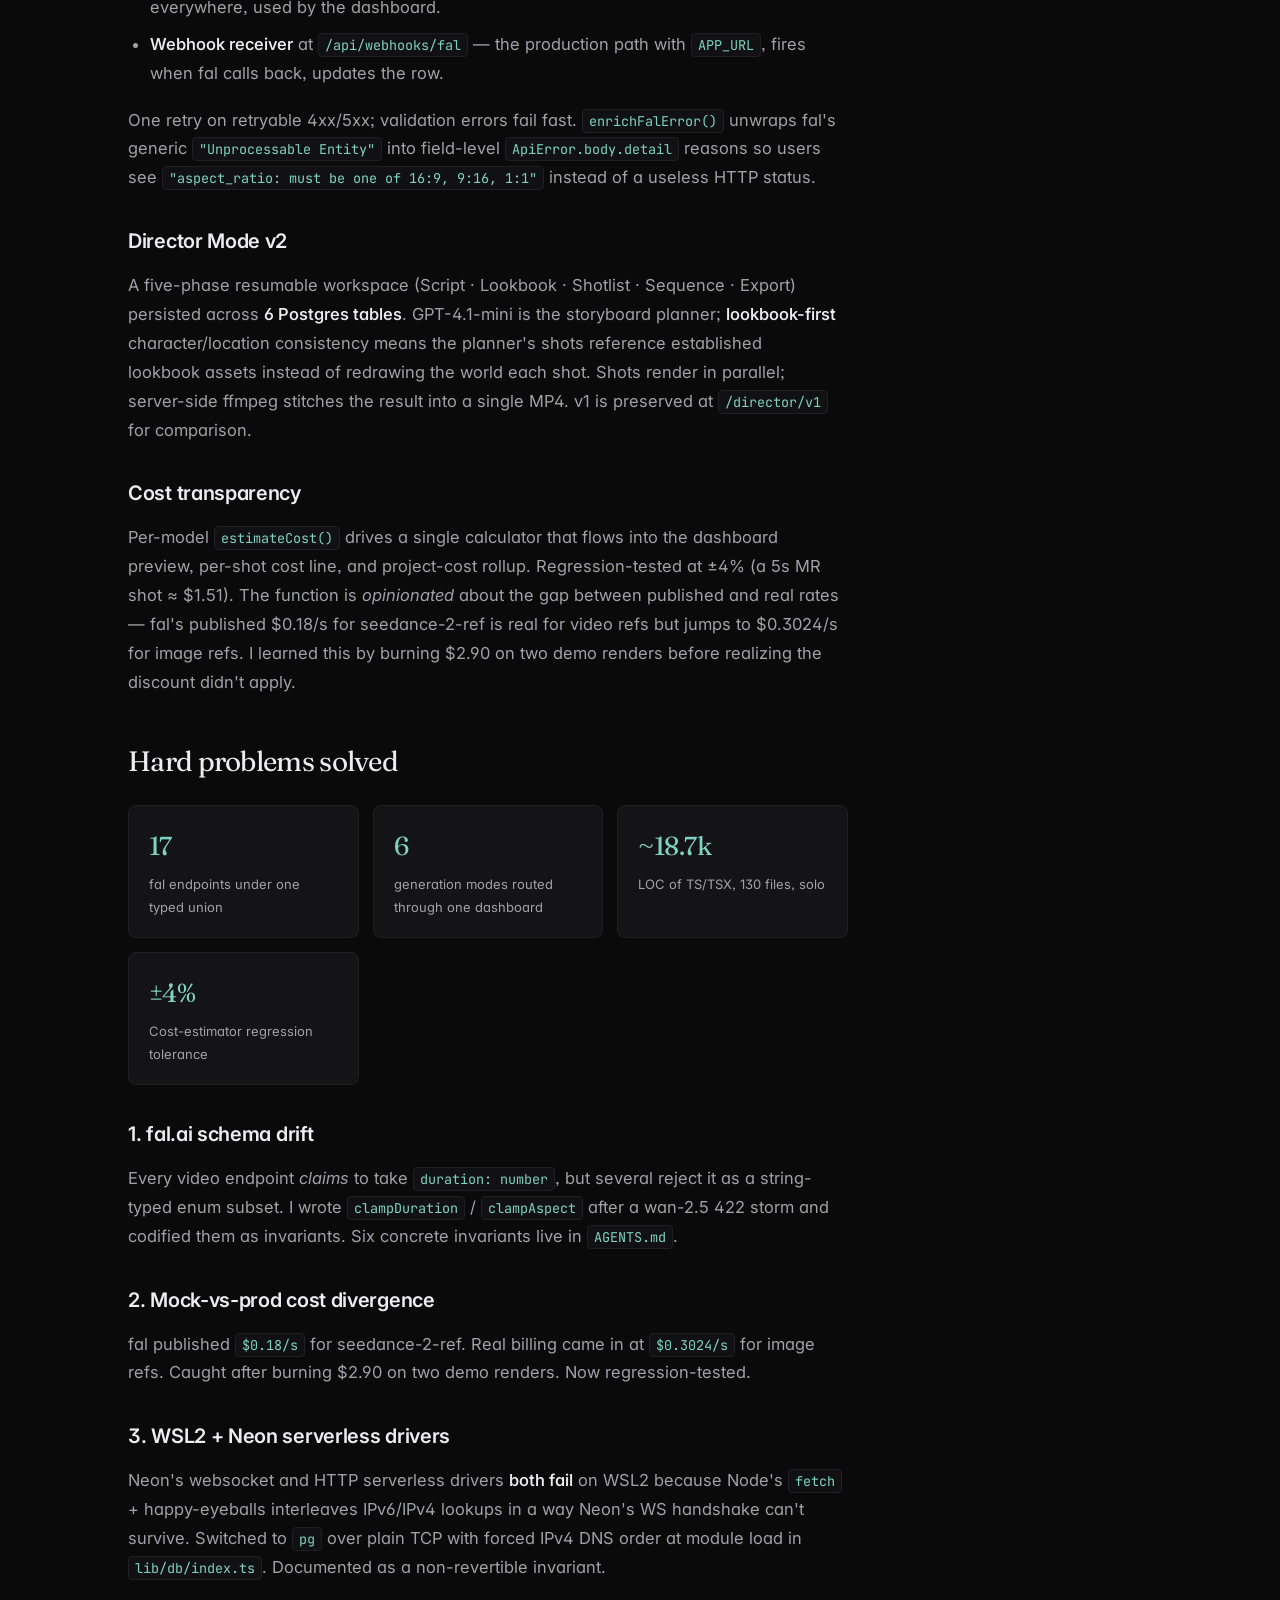
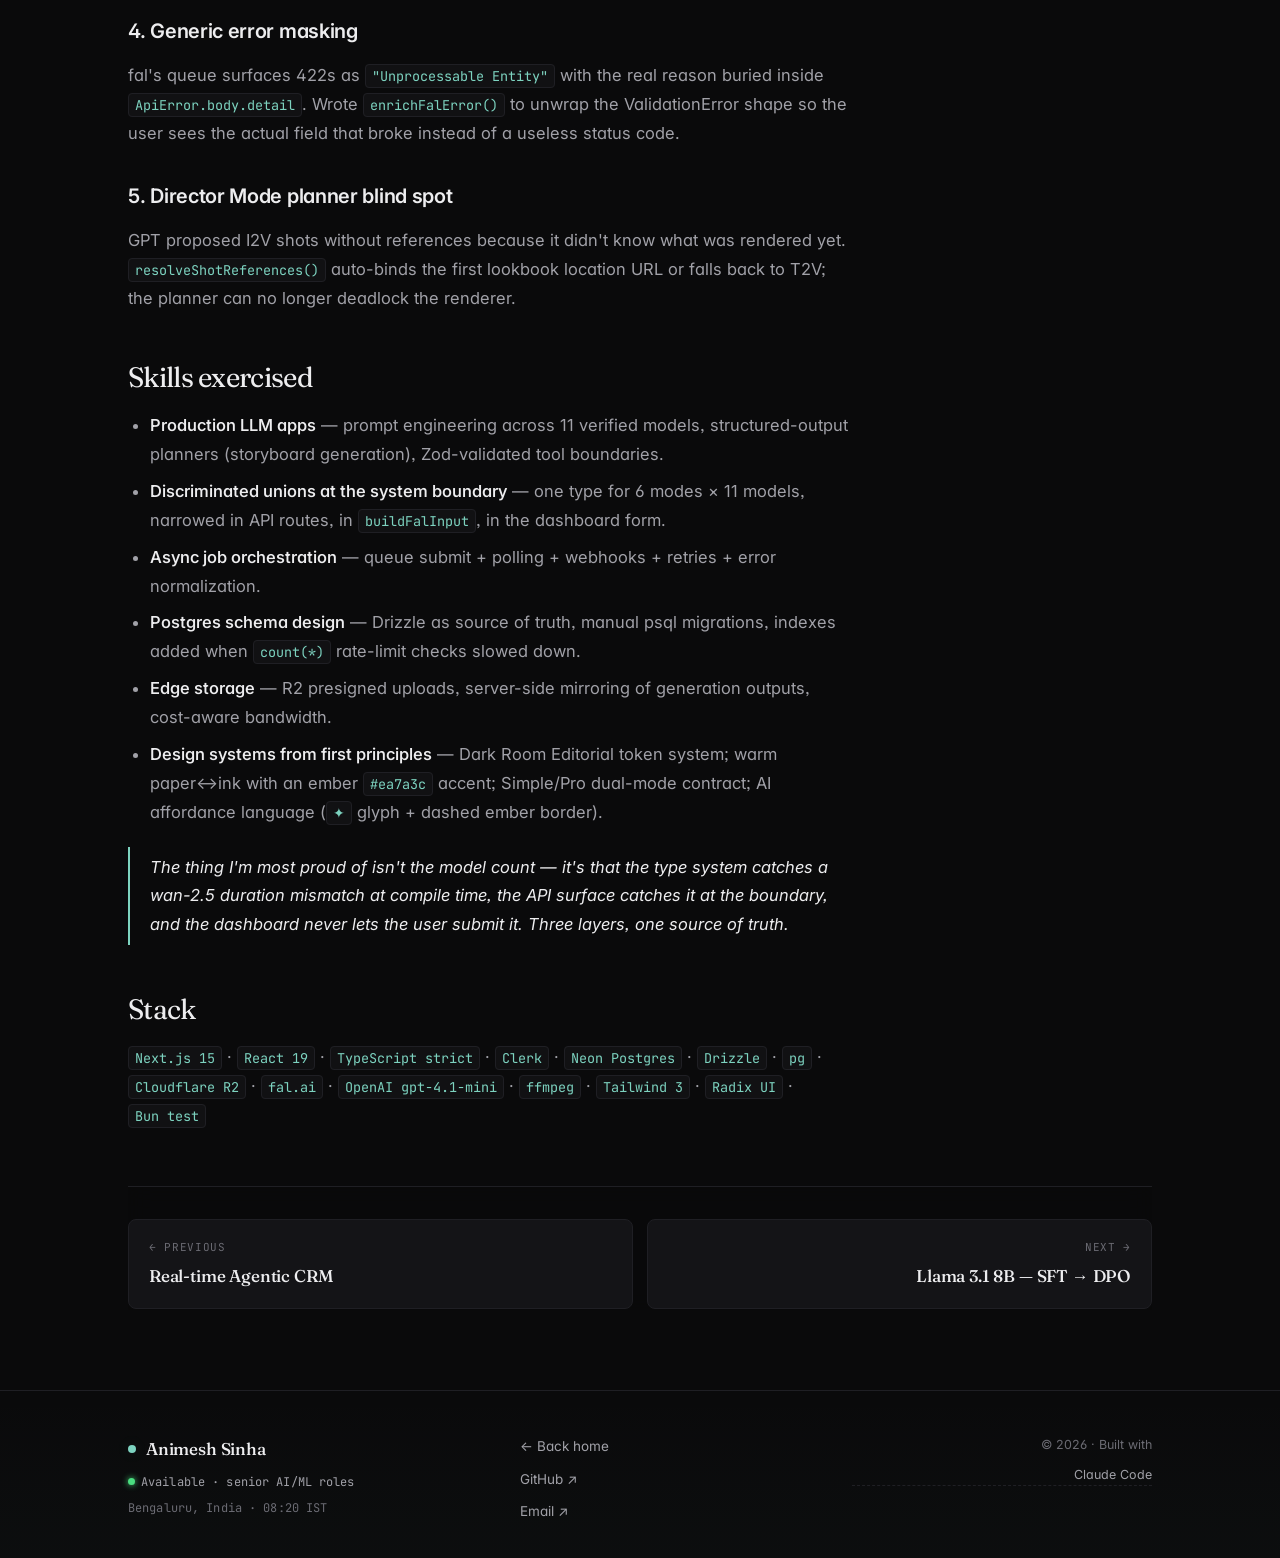
<file: projects/reelforge.html>
<!doctype html>
<html lang="en">
<head>
<meta charset="utf-8" />
<meta name="viewport" content="width=device-width, initial-scale=1" />
<meta name="theme-color" content="#0a0a0b" />
<title>Reelforge — Multi-model AI Video Platform · Animesh Sinha</title>
<meta name="description" content="One-wallet router across fal.ai's full model catalog (Kling, Seedance, Wan, Veo, Flux). Six generation modes, async queue, Director Mode for end-to-end video. Solo build, ~18.7k LOC." />
<meta name="author" content="Animesh Sinha" />
<link rel="canonical" href="https://animesh98.github.io/portfolio/projects/reelforge.html" />
<meta property="og:title" content="Reelforge — Multi-model AI Video Platform" />
<meta property="og:description" content="A one-wallet router across fal.ai's full model catalog. 17 endpoints, 6 modes, Director Mode. Solo full-stack build." />
<meta property="og:type" content="article" />
<meta property="og:url" content="https://animesh98.github.io/portfolio/projects/reelforge.html" />
<meta property="og:image" content="https://animesh98.github.io/portfolio/assets/og-image.png" />
<meta name="twitter:card" content="summary_large_image" />
<link rel="icon" href="data:image/svg+xml,%3Csvg xmlns='http://www.w3.org/2000/svg' viewBox='0 0 100 100'%3E%3Ccircle cx='50' cy='50' r='32' fill='%237dd3c0'/%3E%3C/svg%3E" />
<link rel="preconnect" href="https://fonts.googleapis.com" />
<link rel="preconnect" href="https://fonts.gstatic.com" crossorigin />
<link href="https://fonts.googleapis.com/css2?family=Fraunces:ital,opsz,wght@0,9..144,300..600;1,9..144,300..500&family=Inter:wght@400;450;500;550;600&family=JetBrains+Mono:wght@400;500&display=swap" rel="stylesheet" />
<link rel="stylesheet" href="../css/style.css" />
</head>
<body>

<nav>
  <div class="container">
    <a class="brand" href="../index.html"><span class="brand-dot"></span>Animesh</a>
    <div class="nav-links">
      <a href="../index.html#work">Work</a>
      <a href="../index.html#projects">Projects</a>
      <a href="../index.html#about">About</a>
      <a class="nav-cta" href="../assets/animesh-sinha-resume.pdf" target="_blank" rel="noopener">Resume ↗</a>
    </div>
  </div>
</nav>

<div class="project-page" data-slug="reelforge">
  <div class="container">
    <a class="back-link" href="../index.html#projects">← All projects</a>

    <header class="project-header project-header-v2">
      <div class="ph-meta">
        <span class="badge badge-flag">Flagship</span>
        <span class="ph-divider">·</span>
        <span>Personal · Solo build</span>
        <span class="ph-divider">·</span>
        <span>2026-Q1 → present</span>
        <span class="ph-divider">·</span>
        <span class="ph-readtime"><span id="readTime">…</span> min read</span>
      </div>
      <h1>Reelforge — Multi-model AI Video & Image Generation Platform</h1>
      <p class="lede">Agencies already pay Runway for hero shots, Kling for volume, Pika for social. Reelforge is the <strong>one-wallet router</strong> that lets them swap models per-mode without switching tools — across fal.ai's full catalog of 17 endpoints, with a Director Mode that goes script → storyboard → parallel renders → stitched MP4.</p>
      <div class="stack-pills">
        <span class="tag">Next.js 15</span>
        <span class="tag">React 19</span>
        <span class="tag">TypeScript strict</span>
        <span class="tag">fal.ai</span>
        <span class="tag">Neon Postgres + Drizzle</span>
        <span class="tag">Cloudflare R2</span>
        <span class="tag">Clerk</span>
        <span class="tag">OpenAI gpt-4.1-mini</span>
        <span class="tag">ffmpeg</span>
        <span class="tag">Bun</span>
      </div>
    </header>

    <article class="prose">
      <h2>Product thesis</h2>
      <p>The video-AI market is exploding into <em>specialized</em> models. Kling 2.5 is great at human motion, Seedance is great at cinematic motion control, Wan 2.5 is fast and cheap, Veo is the prestige play, Nano Banana is for fast image edits. Agencies and creators today juggle subscriptions, dashboards, and credits across half a dozen vendors.</p>
      <p>Reelforge collapses that into one router with one wallet, one prompt enhancer, and one consistent UI. The differentiator: a <strong>Director Mode</strong> that takes a script, plans a storyboard, fires shots in parallel across whatever models suit each shot, and stitches the result into a single MP4 — server-side, with ffmpeg.</p>

      <h2>Architecture highlights</h2>

      <h3>Discriminated-union model registry</h3>
      <p>One <code>GenerateInput</code> TypeScript union covers <strong>17 fal endpoints</strong> across <strong>6 generation modes</strong> (T2V, I2V, F2F, MC, MR, T2I, I2I). Zod-validated at the API boundary; the dashboard form, the API route, and <code>buildFalInput()</code> all narrow against the same type. Per-model invariants live in two helpers — <code>clampDuration(model, n)</code> and <code>clampAspect(model, s)</code> — that encode the fal endpoint quirks I learned the hard way (e.g. wan-2.5 only accepts <code>duration ∈ {5, 10}</code>; kling-2.5-i2v inherits aspect from the input image and rejects an explicit one). Six concrete invariants are codified as non-revertible rules in <code>AGENTS.md</code> so the next person doesn't relearn them.</p>

      <h3>Async generation lifecycle</h3>
      <p><code>POST /api/generate</code> writes a row, hands the request to <code>fal.queue.submit()</code>, and returns instantly. Two paths follow:</p>
      <ul>
        <li><strong>Polling</strong> via <code>/api/generations/[id]</code> with exponential backoff — cheap, works everywhere, used by the dashboard.</li>
        <li><strong>Webhook receiver</strong> at <code>/api/webhooks/fal</code> — the production path with <code>APP_URL</code>, fires when fal calls back, updates the row.</li>
      </ul>
      <p>One retry on retryable 4xx/5xx; validation errors fail fast. <code>enrichFalError()</code> unwraps fal's generic <code>"Unprocessable Entity"</code> into field-level <code>ApiError.body.detail</code> reasons so users see <code>"aspect_ratio: must be one of 16:9, 9:16, 1:1"</code> instead of a useless HTTP status.</p>

      <h3>Director Mode v2</h3>
      <p>A five-phase resumable workspace (Script · Lookbook · Shotlist · Sequence · Export) persisted across <strong>6 Postgres tables</strong>. GPT-4.1-mini is the storyboard planner; <strong>lookbook-first</strong> character/location consistency means the planner's shots reference established lookbook assets instead of redrawing the world each shot. Shots render in parallel; server-side ffmpeg stitches the result into a single MP4. v1 is preserved at <code>/director/v1</code> for comparison.</p>

      <h3>Cost transparency</h3>
      <p>Per-model <code>estimateCost()</code> drives a single calculator that flows into the dashboard preview, per-shot cost line, and project-cost rollup. Regression-tested at ±4% (a 5s MR shot ≈ $1.51). The function is <em>opinionated</em> about the gap between published and real rates — fal's published $0.18/s for seedance-2-ref is real for video refs but jumps to $0.3024/s for image refs. I learned this by burning $2.90 on two demo renders before realizing the discount didn't apply.</p>

      <h2>Hard problems solved</h2>
      <div class="highlight-grid">
        <div class="highlight"><div class="highlight-num">17</div><div class="highlight-label">fal endpoints under one typed union</div></div>
        <div class="highlight"><div class="highlight-num">6</div><div class="highlight-label">generation modes routed through one dashboard</div></div>
        <div class="highlight"><div class="highlight-num">~18.7k</div><div class="highlight-label">LOC of TS/TSX, 130 files, solo</div></div>
        <div class="highlight"><div class="highlight-num">±4%</div><div class="highlight-label">Cost-estimator regression tolerance</div></div>
      </div>

      <h3>1. fal.ai schema drift</h3>
      <p>Every video endpoint <em>claims</em> to take <code>duration: number</code>, but several reject it as a string-typed enum subset. I wrote <code>clampDuration</code> / <code>clampAspect</code> after a wan-2.5 422 storm and codified them as invariants. Six concrete invariants live in <code>AGENTS.md</code>.</p>

      <h3>2. Mock-vs-prod cost divergence</h3>
      <p>fal published <code>$0.18/s</code> for seedance-2-ref. Real billing came in at <code>$0.3024/s</code> for image refs. Caught after burning $2.90 on two demo renders. Now regression-tested.</p>

      <h3>3. WSL2 + Neon serverless drivers</h3>
      <p>Neon's websocket and HTTP serverless drivers <strong>both fail</strong> on WSL2 because Node's <code>fetch</code> + happy-eyeballs interleaves IPv6/IPv4 lookups in a way Neon's WS handshake can't survive. Switched to <code>pg</code> over plain TCP with forced IPv4 DNS order at module load in <code>lib/db/index.ts</code>. Documented as a non-revertible invariant.</p>

      <h3>4. Generic error masking</h3>
      <p>fal's queue surfaces 422s as <code>"Unprocessable Entity"</code> with the real reason buried inside <code>ApiError.body.detail</code>. Wrote <code>enrichFalError()</code> to unwrap the ValidationError shape so the user sees the actual field that broke instead of a useless status code.</p>

      <h3>5. Director Mode planner blind spot</h3>
      <p>GPT proposed I2V shots without references because it didn't know what was rendered yet. <code>resolveShotReferences()</code> auto-binds the first lookbook location URL or falls back to T2V; the planner can no longer deadlock the renderer.</p>

      <h2>Skills exercised</h2>
      <ul>
        <li><strong>Production LLM apps</strong> — prompt engineering across 11 verified models, structured-output planners (storyboard generation), Zod-validated tool boundaries.</li>
        <li><strong>Discriminated unions at the system boundary</strong> — one type for 6 modes × 11 models, narrowed in API routes, in <code>buildFalInput</code>, in the dashboard form.</li>
        <li><strong>Async job orchestration</strong> — queue submit + polling + webhooks + retries + error normalization.</li>
        <li><strong>Postgres schema design</strong> — Drizzle as source of truth, manual psql migrations, indexes added when <code>count(*)</code> rate-limit checks slowed down.</li>
        <li><strong>Edge storage</strong> — R2 presigned uploads, server-side mirroring of generation outputs, cost-aware bandwidth.</li>
        <li><strong>Design systems from first principles</strong> — Dark Room Editorial token system; warm paper↔ink with an ember <code>#ea7a3c</code> accent; Simple/Pro dual-mode contract; AI affordance language (<code>✦</code> glyph + dashed ember border).</li>
      </ul>

      <blockquote>The thing I'm most proud of isn't the model count — it's that the type system catches a wan-2.5 duration mismatch at compile time, the API surface catches it at the boundary, and the dashboard never lets the user submit it. Three layers, one source of truth.</blockquote>

      <h2>Stack</h2>
      <p><code>Next.js 15</code> · <code>React 19</code> · <code>TypeScript strict</code> · <code>Clerk</code> · <code>Neon Postgres</code> · <code>Drizzle</code> · <code>pg</code> · <code>Cloudflare R2</code> · <code>fal.ai</code> · <code>OpenAI gpt-4.1-mini</code> · <code>ffmpeg</code> · <code>Tailwind 3</code> · <code>Radix UI</code> · <code>Bun test</code></p>
    </article>

    <nav class="proj-nav" id="projNav" aria-label="Project navigation"></nav>
  </div>
</div>

<footer>
  <div class="container footer-inner">
    <div class="footer-col">
      <div class="footer-brand"><span class="brand-dot"></span><span>Animesh Sinha</span></div>
      <div class="footer-meta">
        <span class="footer-status"><span class="t-dot t-dot-on"></span>Available · senior AI/ML roles</span>
        <span>Bengaluru, India · <span id="footClock">--:-- IST</span></span>
      </div>
    </div>
    <div class="footer-col footer-links">
      <a href="../index.html">← Back home</a>
      <a href="https://github.com/Animesh98" target="_blank" rel="noopener">GitHub ↗</a>
      <a href="mailto:animesh09021998@gmail.com">Email ↗</a>
    </div>
    <div class="footer-col footer-sig">
      © 2026 · Built with <a href="https://claude.com/claude-code" target="_blank" rel="noopener">Claude Code</a>
    </div>
  </div>
</footer>

<script src="../js/main.js"></script>
</body>
</html>
</file>
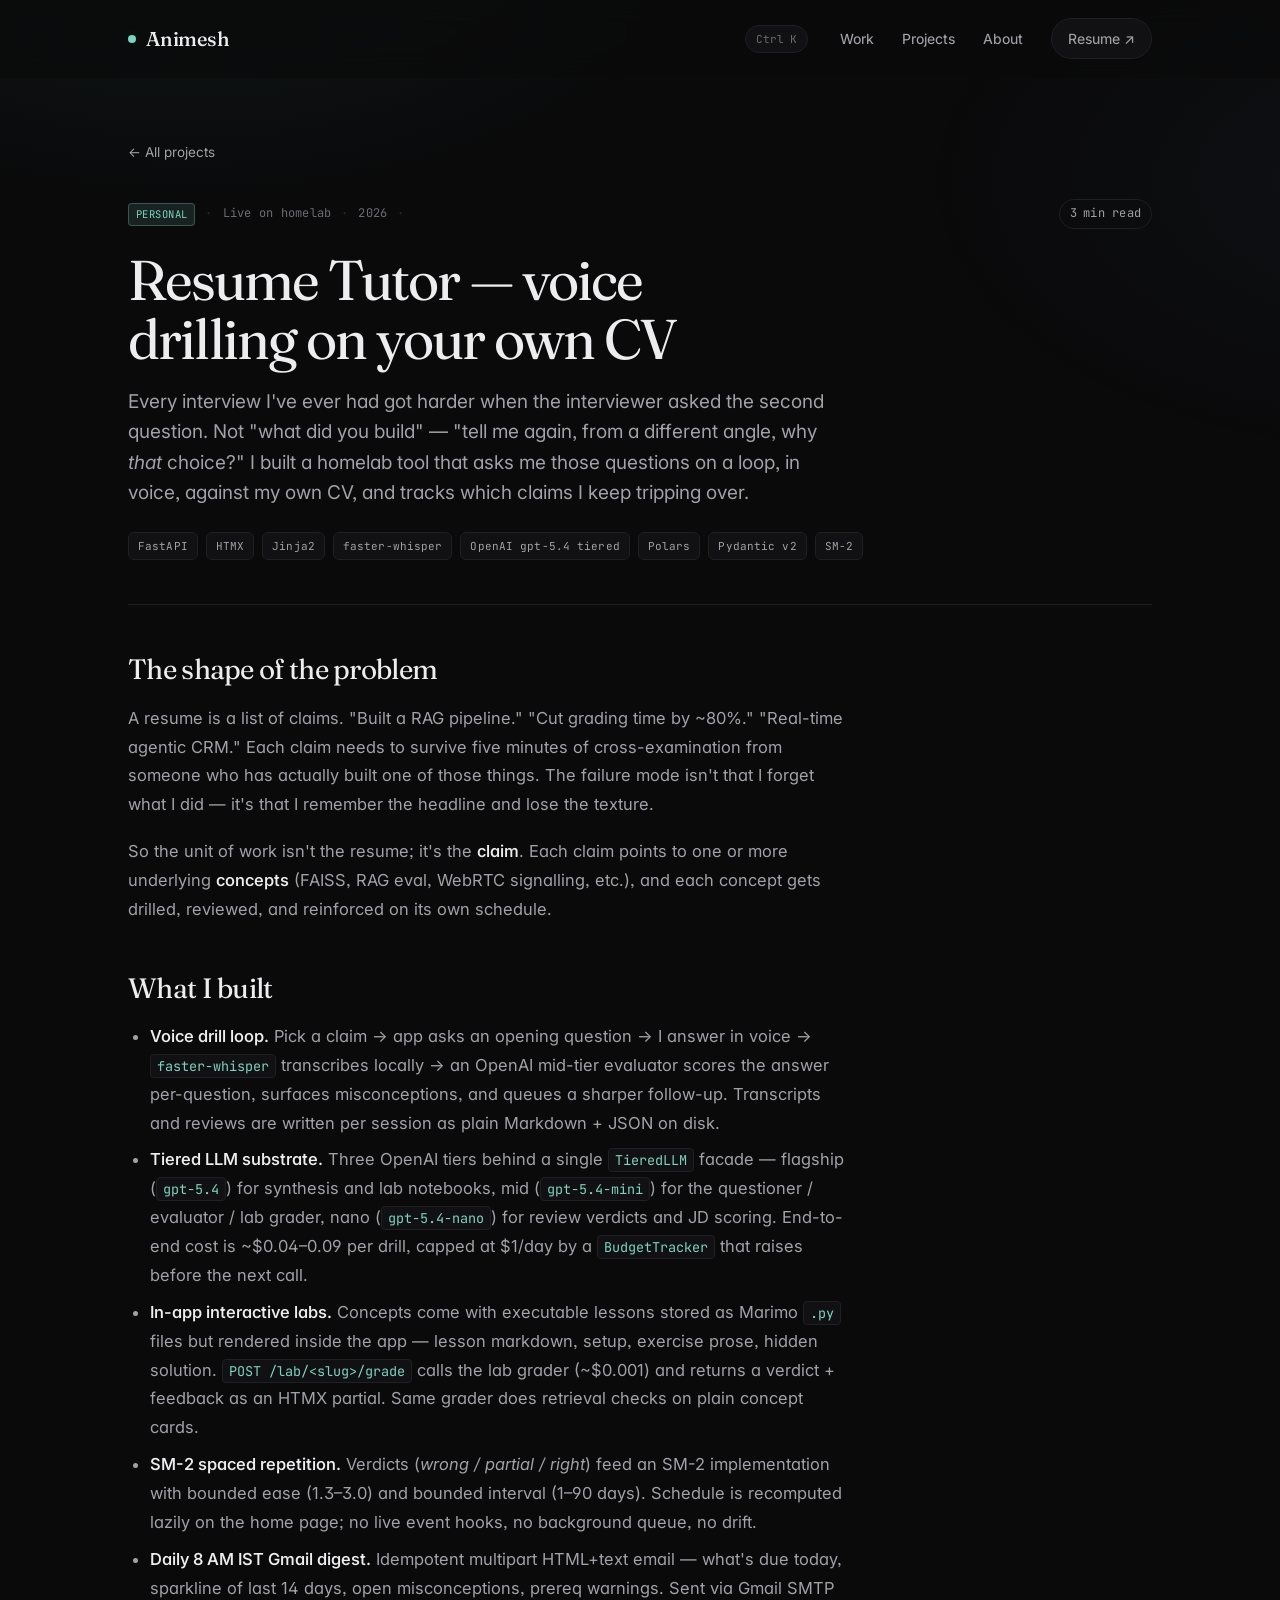
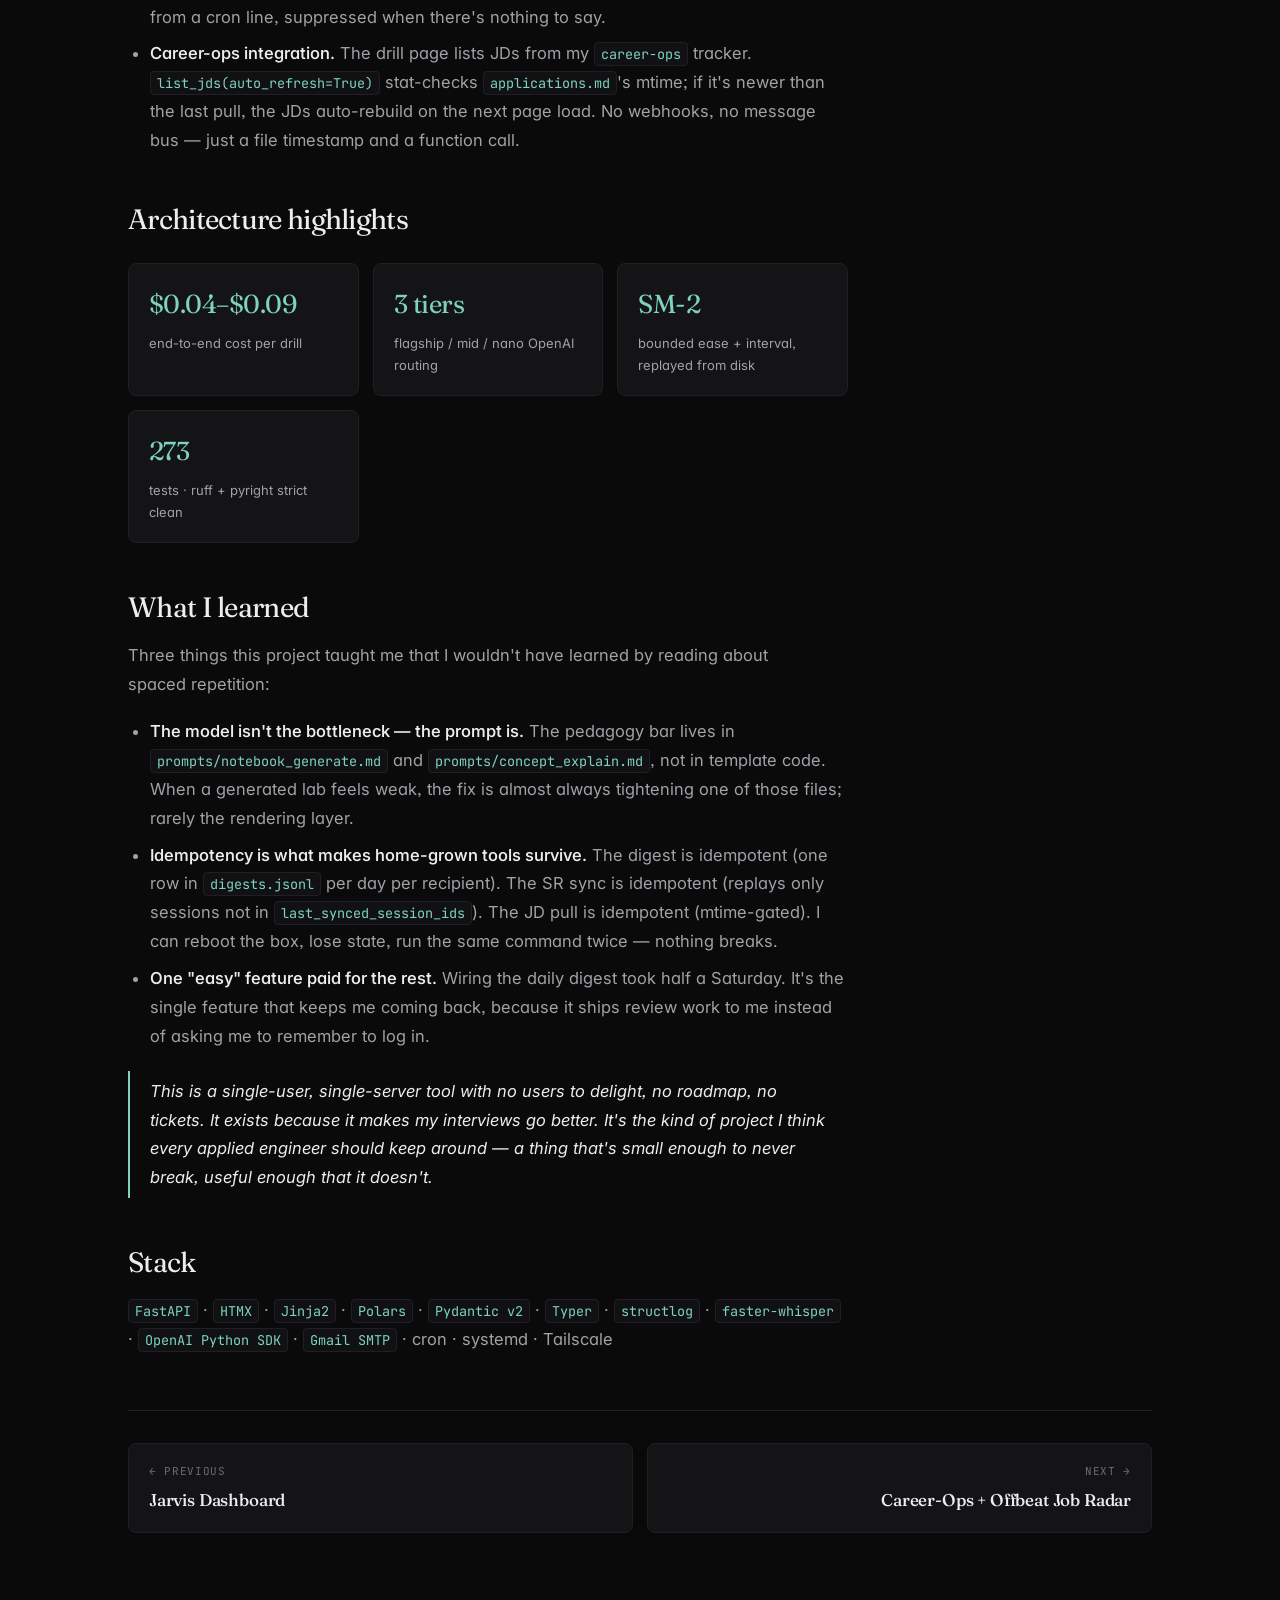
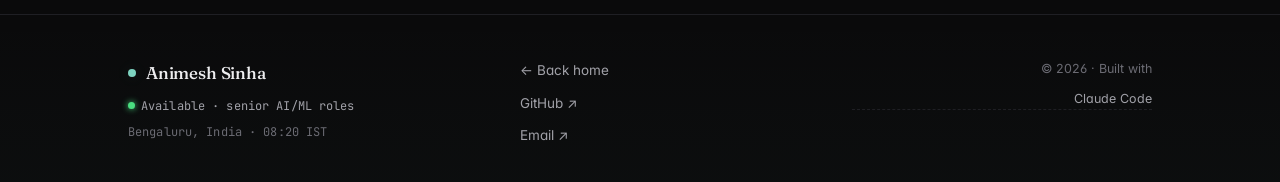
<file: projects/resume-tutor.html>
<!doctype html>
<html lang="en">
<head>
<meta charset="utf-8" />
<meta name="viewport" content="width=device-width, initial-scale=1" />
<meta name="theme-color" content="#0a0a0b" />
<title>Resume Tutor — Voice drilling on your own CV · Animesh Sinha</title>
<meta name="description" content="A homelab interview-prep tool that voice-drills you on your own CV claims, runs LLM-graded labs, and sends a daily Gmail digest of what you're due to review." />
<meta name="author" content="Animesh Sinha" />
<link rel="canonical" href="https://animesh98.github.io/portfolio/projects/resume-tutor.html" />
<meta property="og:title" content="Resume Tutor — Voice drilling on your own CV" />
<meta property="og:description" content="FastAPI + HTMX. faster-whisper local transcription, OpenAI tiered pipelines, in-app labs with LLM grader, SM-2 spaced rep, daily 8 AM IST Gmail digest." />
<meta property="og:type" content="article" />
<meta property="og:url" content="https://animesh98.github.io/portfolio/projects/resume-tutor.html" />
<meta property="og:image" content="https://animesh98.github.io/portfolio/assets/og-image.png" />
<meta name="twitter:card" content="summary_large_image" />
<link rel="icon" href="data:image/svg+xml,%3Csvg xmlns='http://www.w3.org/2000/svg' viewBox='0 0 100 100'%3E%3Ccircle cx='50' cy='50' r='32' fill='%237dd3c0'/%3E%3C/svg%3E" />
<link rel="preconnect" href="https://fonts.googleapis.com" />
<link rel="preconnect" href="https://fonts.gstatic.com" crossorigin />
<link href="https://fonts.googleapis.com/css2?family=Fraunces:ital,opsz,wght@0,9..144,300..600;1,9..144,300..500&family=Inter:wght@400;450;500;550;600&family=JetBrains+Mono:wght@400;500&display=swap" rel="stylesheet" />
<link rel="stylesheet" href="../css/style.css" />
</head>
<body>

<nav>
  <div class="container">
    <a class="brand" href="../index.html"><span class="brand-dot"></span>Animesh</a>
    <div class="nav-links">
      <a href="../index.html#work">Work</a>
      <a href="../index.html#projects">Projects</a>
      <a href="../index.html#about">About</a>
      <a class="nav-cta" href="../assets/animesh-sinha-resume.pdf" target="_blank" rel="noopener">Resume ↗</a>
    </div>
  </div>
</nav>

<div class="project-page" data-slug="resume-tutor">
  <div class="container">
    <a class="back-link" href="../index.html#projects">← All projects</a>

    <header class="project-header project-header-v2">
      <div class="ph-meta">
        <span class="badge badge-personal">Personal</span>
        <span class="ph-divider">·</span>
        <span>Live on homelab</span>
        <span class="ph-divider">·</span>
        <span>2026</span>
        <span class="ph-divider">·</span>
        <span class="ph-readtime"><span id="readTime">…</span> min read</span>
      </div>
      <h1>Resume Tutor — voice drilling on your own CV</h1>
      <p class="lede">Every interview I've ever had got harder when the interviewer asked the second question. Not "what did you build" — "tell me again, from a different angle, why <em>that</em> choice?" I built a homelab tool that asks me those questions on a loop, in voice, against my own CV, and tracks which claims I keep tripping over.</p>
      <div class="stack-pills">
        <span class="tag">FastAPI</span>
        <span class="tag">HTMX</span>
        <span class="tag">Jinja2</span>
        <span class="tag">faster-whisper</span>
        <span class="tag">OpenAI gpt-5.4 tiered</span>
        <span class="tag">Polars</span>
        <span class="tag">Pydantic v2</span>
        <span class="tag">SM-2</span>
      </div>
    </header>

    <article class="prose">
      <h2>The shape of the problem</h2>
      <p>A resume is a list of claims. "Built a RAG pipeline." "Cut grading time by ~80%." "Real-time agentic CRM." Each claim needs to survive five minutes of cross-examination from someone who has actually built one of those things. The failure mode isn't that I forget what I did — it's that I remember the headline and lose the texture.</p>
      <p>So the unit of work isn't the resume; it's the <strong>claim</strong>. Each claim points to one or more underlying <strong>concepts</strong> (FAISS, RAG eval, WebRTC signalling, etc.), and each concept gets drilled, reviewed, and reinforced on its own schedule.</p>

      <h2>What I built</h2>
      <ul>
        <li><strong>Voice drill loop.</strong> Pick a claim → app asks an opening question → I answer in voice → <code>faster-whisper</code> transcribes locally → an OpenAI mid-tier evaluator scores the answer per-question, surfaces misconceptions, and queues a sharper follow-up. Transcripts and reviews are written per session as plain Markdown + JSON on disk.</li>
        <li><strong>Tiered LLM substrate.</strong> Three OpenAI tiers behind a single <code>TieredLLM</code> facade — flagship (<code>gpt-5.4</code>) for synthesis and lab notebooks, mid (<code>gpt-5.4-mini</code>) for the questioner / evaluator / lab grader, nano (<code>gpt-5.4-nano</code>) for review verdicts and JD scoring. End-to-end cost is ~$0.04–0.09 per drill, capped at $1/day by a <code>BudgetTracker</code> that raises before the next call.</li>
        <li><strong>In-app interactive labs.</strong> Concepts come with executable lessons stored as Marimo <code>.py</code> files but rendered inside the app — lesson markdown, setup, exercise prose, hidden solution. <code>POST /lab/&lt;slug&gt;/grade</code> calls the lab grader (~$0.001) and returns a verdict + feedback as an HTMX partial. Same grader does retrieval checks on plain concept cards.</li>
        <li><strong>SM-2 spaced repetition.</strong> Verdicts (<em>wrong / partial / right</em>) feed an SM-2 implementation with bounded ease (1.3–3.0) and bounded interval (1–90 days). Schedule is recomputed lazily on the home page; no live event hooks, no background queue, no drift.</li>
        <li><strong>Daily 8 AM IST Gmail digest.</strong> Idempotent multipart HTML+text email — what's due today, sparkline of last 14 days, open misconceptions, prereq warnings. Sent via Gmail SMTP from a cron line, suppressed when there's nothing to say.</li>
        <li><strong>Career-ops integration.</strong> The drill page lists JDs from my <code>career-ops</code> tracker. <code>list_jds(auto_refresh=True)</code> stat-checks <code>applications.md</code>'s mtime; if it's newer than the last pull, the JDs auto-rebuild on the next page load. No webhooks, no message bus — just a file timestamp and a function call.</li>
      </ul>

      <h2>Architecture highlights</h2>
      <div class="highlight-grid">
        <div class="highlight"><div class="highlight-num">$0.04–$0.09</div><div class="highlight-label">end-to-end cost per drill</div></div>
        <div class="highlight"><div class="highlight-num">3 tiers</div><div class="highlight-label">flagship / mid / nano OpenAI routing</div></div>
        <div class="highlight"><div class="highlight-num">SM-2</div><div class="highlight-label">bounded ease + interval, replayed from disk</div></div>
        <div class="highlight"><div class="highlight-num">273</div><div class="highlight-label">tests · ruff + pyright strict clean</div></div>
      </div>

      <h2>What I learned</h2>
      <p>Three things this project taught me that I wouldn't have learned by reading about spaced repetition:</p>
      <ul>
        <li><strong>The model isn't the bottleneck — the prompt is.</strong> The pedagogy bar lives in <code>prompts/notebook_generate.md</code> and <code>prompts/concept_explain.md</code>, not in template code. When a generated lab feels weak, the fix is almost always tightening one of those files; rarely the rendering layer.</li>
        <li><strong>Idempotency is what makes home-grown tools survive.</strong> The digest is idempotent (one row in <code>digests.jsonl</code> per day per recipient). The SR sync is idempotent (replays only sessions not in <code>last_synced_session_ids</code>). The JD pull is idempotent (mtime-gated). I can reboot the box, lose state, run the same command twice — nothing breaks.</li>
        <li><strong>One "easy" feature paid for the rest.</strong> Wiring the daily digest took half a Saturday. It's the single feature that keeps me coming back, because it ships review work to me instead of asking me to remember to log in.</li>
      </ul>

      <blockquote>This is a single-user, single-server tool with no users to delight, no roadmap, no tickets. It exists because it makes my interviews go better. It's the kind of project I think every applied engineer should keep around — a thing that's small enough to never break, useful enough that it doesn't.</blockquote>

      <h2>Stack</h2>
      <p><code>FastAPI</code> · <code>HTMX</code> · <code>Jinja2</code> · <code>Polars</code> · <code>Pydantic v2</code> · <code>Typer</code> · <code>structlog</code> · <code>faster-whisper</code> · <code>OpenAI Python SDK</code> · <code>Gmail SMTP</code> · cron · systemd · Tailscale</p>
    </article>

    <nav class="proj-nav" id="projNav" aria-label="Project navigation"></nav>
  </div>
</div>

<footer>
  <div class="container footer-inner">
    <div class="footer-col">
      <div class="footer-brand"><span class="brand-dot"></span><span>Animesh Sinha</span></div>
      <div class="footer-meta">
        <span class="footer-status"><span class="t-dot t-dot-on"></span>Available · senior AI/ML roles</span>
        <span>Bengaluru, India · <span id="footClock">--:-- IST</span></span>
      </div>
    </div>
    <div class="footer-col footer-links">
      <a href="../index.html">← Back home</a>
      <a href="https://github.com/Animesh98" target="_blank" rel="noopener">GitHub ↗</a>
      <a href="mailto:animesh09021998@gmail.com">Email ↗</a>
    </div>
    <div class="footer-col footer-sig">
      © 2026 · Built with <a href="https://claude.com/claude-code" target="_blank" rel="noopener">Claude Code</a>
    </div>
  </div>
</footer>

<script src="../js/main.js"></script>
</body>
</html>
</file>
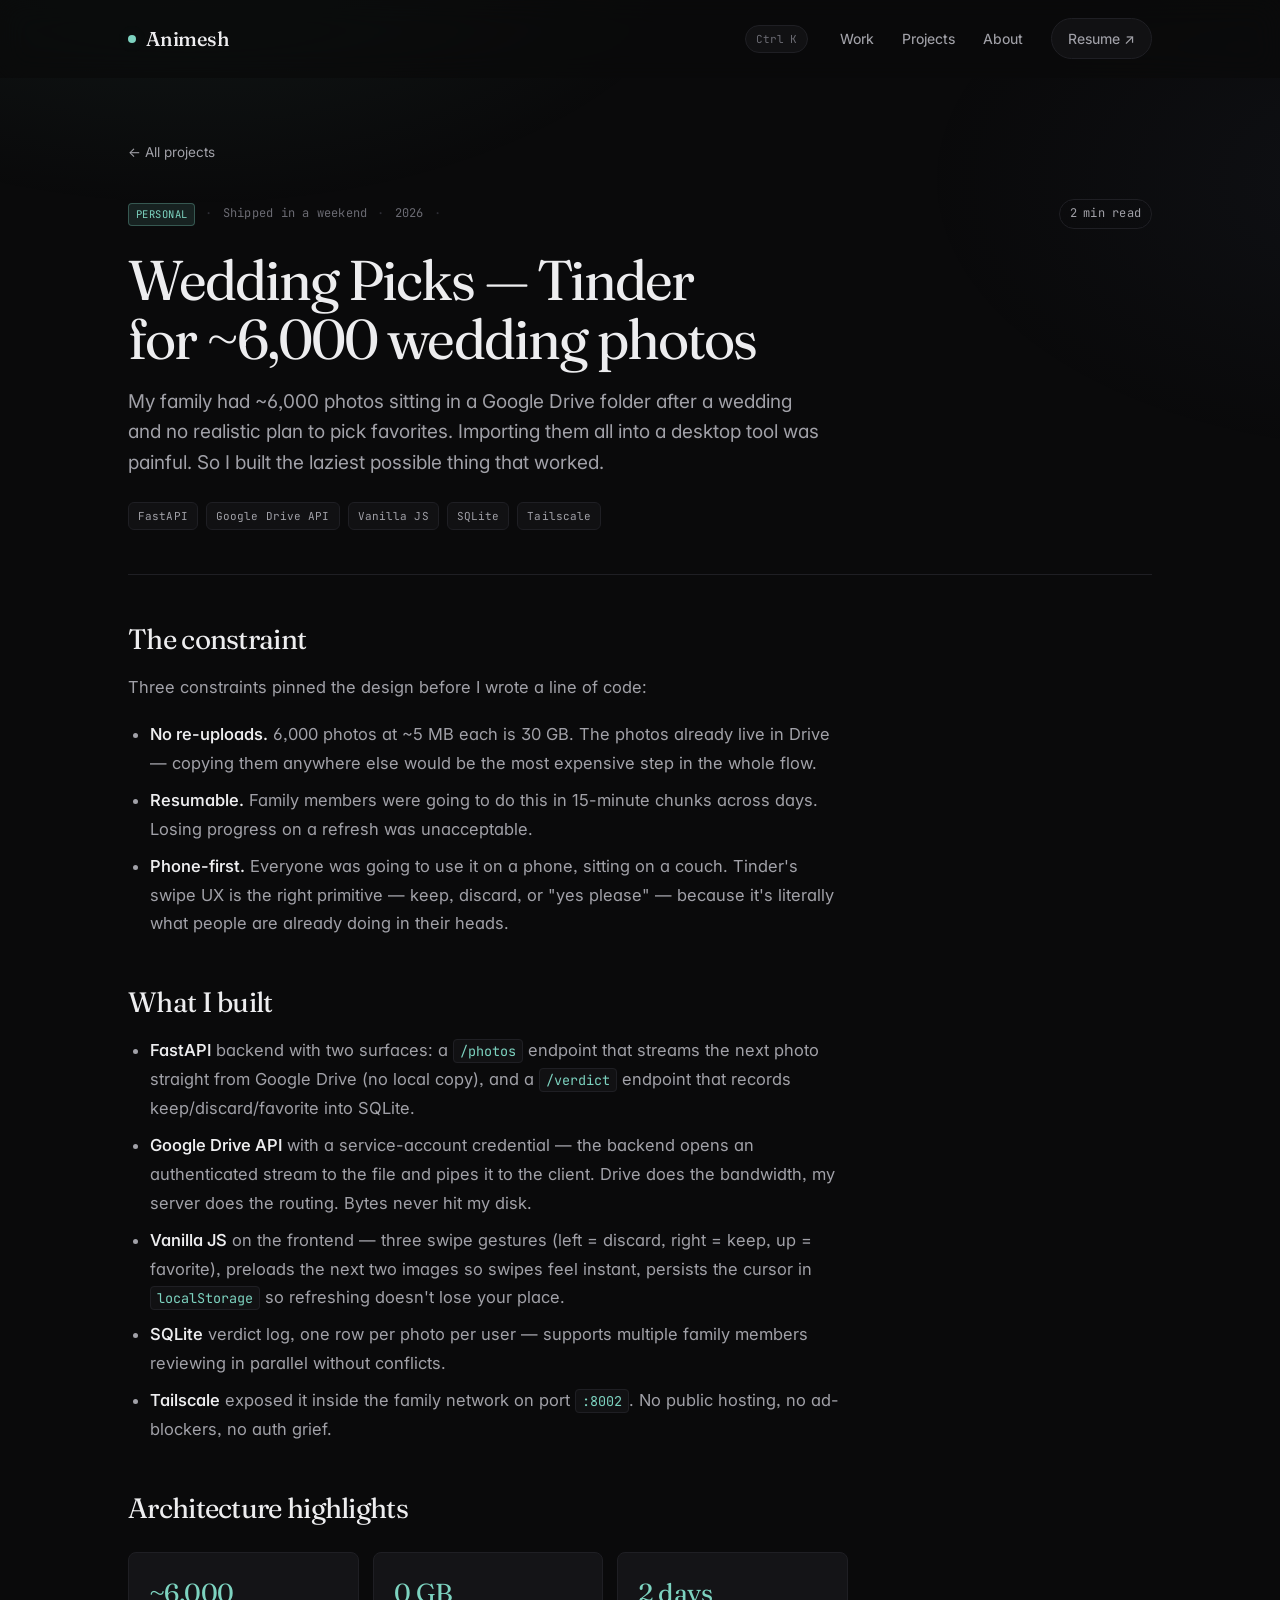
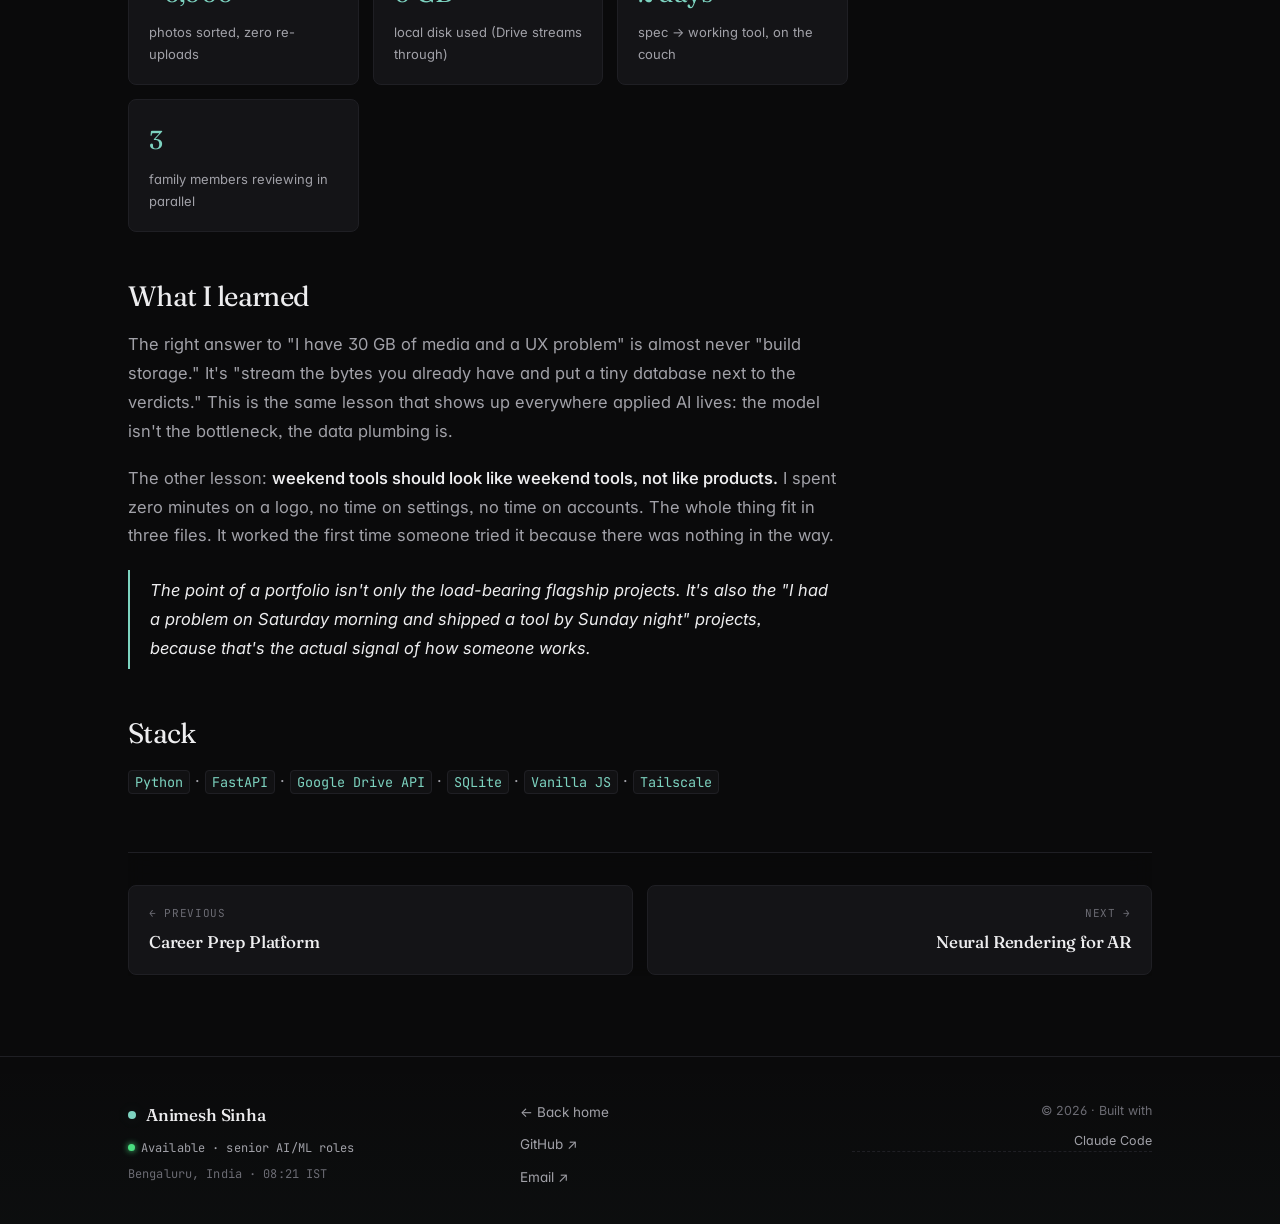
<file: projects/wedding-picks.html>
<!doctype html>
<html lang="en">
<head>
<meta charset="utf-8" />
<meta name="viewport" content="width=device-width, initial-scale=1" />
<meta name="theme-color" content="#0a0a0b" />
<title>Wedding Picks — Tinder for ~6,000 wedding photos · Animesh Sinha</title>
<meta name="description" content="A weekend-built photo culling tool that streams ~6,000 wedding photos straight off Google Drive (no re-uploads), with swipe-to-keep UX and a persistent verdict log." />
<meta name="author" content="Animesh Sinha" />
<link rel="canonical" href="https://animesh98.github.io/portfolio/projects/wedding-picks.html" />
<meta property="og:title" content="Wedding Picks — Tinder for ~6,000 wedding photos" />
<meta property="og:description" content="Weekend project. FastAPI streams from Google Drive, swipe to keep/discard/favorite, resumable session." />
<meta property="og:type" content="article" />
<meta property="og:url" content="https://animesh98.github.io/portfolio/projects/wedding-picks.html" />
<meta property="og:image" content="https://animesh98.github.io/portfolio/assets/og-image.png" />
<meta name="twitter:card" content="summary_large_image" />
<link rel="icon" href="data:image/svg+xml,%3Csvg xmlns='http://www.w3.org/2000/svg' viewBox='0 0 100 100'%3E%3Ccircle cx='50' cy='50' r='32' fill='%237dd3c0'/%3E%3C/svg%3E" />
<link rel="preconnect" href="https://fonts.googleapis.com" />
<link rel="preconnect" href="https://fonts.gstatic.com" crossorigin />
<link href="https://fonts.googleapis.com/css2?family=Fraunces:ital,opsz,wght@0,9..144,300..600;1,9..144,300..500&family=Inter:wght@400;450;500;550;600&family=JetBrains+Mono:wght@400;500&display=swap" rel="stylesheet" />
<link rel="stylesheet" href="../css/style.css" />
</head>
<body>

<nav>
  <div class="container">
    <a class="brand" href="../index.html"><span class="brand-dot"></span>Animesh</a>
    <div class="nav-links">
      <a href="../index.html#work">Work</a>
      <a href="../index.html#projects">Projects</a>
      <a href="../index.html#about">About</a>
      <a class="nav-cta" href="../assets/animesh-sinha-resume.pdf" target="_blank" rel="noopener">Resume ↗</a>
    </div>
  </div>
</nav>

<div class="project-page" data-slug="wedding-picks">
  <div class="container">
    <a class="back-link" href="../index.html#projects">← All projects</a>

    <header class="project-header project-header-v2">
      <div class="ph-meta">
        <span class="badge badge-personal">Personal</span>
        <span class="ph-divider">·</span>
        <span>Shipped in a weekend</span>
        <span class="ph-divider">·</span>
        <span>2026</span>
        <span class="ph-divider">·</span>
        <span class="ph-readtime"><span id="readTime">…</span> min read</span>
      </div>
      <h1>Wedding Picks — Tinder for ~6,000 wedding photos</h1>
      <p class="lede">My family had ~6,000 photos sitting in a Google Drive folder after a wedding and no realistic plan to pick favorites. Importing them all into a desktop tool was painful. So I built the laziest possible thing that worked.</p>
      <div class="stack-pills">
        <span class="tag">FastAPI</span>
        <span class="tag">Google Drive API</span>
        <span class="tag">Vanilla JS</span>
        <span class="tag">SQLite</span>
        <span class="tag">Tailscale</span>
      </div>
    </header>

    <article class="prose">
      <h2>The constraint</h2>
      <p>Three constraints pinned the design before I wrote a line of code:</p>
      <ul>
        <li><strong>No re-uploads.</strong> 6,000 photos at ~5 MB each is 30 GB. The photos already live in Drive — copying them anywhere else would be the most expensive step in the whole flow.</li>
        <li><strong>Resumable.</strong> Family members were going to do this in 15-minute chunks across days. Losing progress on a refresh was unacceptable.</li>
        <li><strong>Phone-first.</strong> Everyone was going to use it on a phone, sitting on a couch. Tinder's swipe UX is the right primitive — keep, discard, or "yes please" — because it's literally what people are already doing in their heads.</li>
      </ul>

      <h2>What I built</h2>
      <ul>
        <li><strong>FastAPI</strong> backend with two surfaces: a <code>/photos</code> endpoint that streams the next photo straight from Google Drive (no local copy), and a <code>/verdict</code> endpoint that records keep/discard/favorite into SQLite.</li>
        <li><strong>Google Drive API</strong> with a service-account credential — the backend opens an authenticated stream to the file and pipes it to the client. Drive does the bandwidth, my server does the routing. Bytes never hit my disk.</li>
        <li><strong>Vanilla JS</strong> on the frontend — three swipe gestures (left = discard, right = keep, up = favorite), preloads the next two images so swipes feel instant, persists the cursor in <code>localStorage</code> so refreshing doesn't lose your place.</li>
        <li><strong>SQLite</strong> verdict log, one row per photo per user — supports multiple family members reviewing in parallel without conflicts.</li>
        <li><strong>Tailscale</strong> exposed it inside the family network on port <code>:8002</code>. No public hosting, no ad-blockers, no auth grief.</li>
      </ul>

      <h2>Architecture highlights</h2>
      <div class="highlight-grid">
        <div class="highlight"><div class="highlight-num">~6,000</div><div class="highlight-label">photos sorted, zero re-uploads</div></div>
        <div class="highlight"><div class="highlight-num">0 GB</div><div class="highlight-label">local disk used (Drive streams through)</div></div>
        <div class="highlight"><div class="highlight-num">2 days</div><div class="highlight-label">spec → working tool, on the couch</div></div>
        <div class="highlight"><div class="highlight-num">3</div><div class="highlight-label">family members reviewing in parallel</div></div>
      </div>

      <h2>What I learned</h2>
      <p>The right answer to "I have 30 GB of media and a UX problem" is almost never "build storage." It's "stream the bytes you already have and put a tiny database next to the verdicts." This is the same lesson that shows up everywhere applied AI lives: the model isn't the bottleneck, the data plumbing is.</p>

      <p>The other lesson: <strong>weekend tools should look like weekend tools, not like products.</strong> I spent zero minutes on a logo, no time on settings, no time on accounts. The whole thing fit in three files. It worked the first time someone tried it because there was nothing in the way.</p>

      <blockquote>The point of a portfolio isn't only the load-bearing flagship projects. It's also the "I had a problem on Saturday morning and shipped a tool by Sunday night" projects, because that's the actual signal of how someone works.</blockquote>

      <h2>Stack</h2>
      <p><code>Python</code> · <code>FastAPI</code> · <code>Google Drive API</code> · <code>SQLite</code> · <code>Vanilla JS</code> · <code>Tailscale</code></p>
    </article>

    <nav class="proj-nav" id="projNav" aria-label="Project navigation"></nav>
  </div>
</div>

<footer>
  <div class="container footer-inner">
    <div class="footer-col">
      <div class="footer-brand"><span class="brand-dot"></span><span>Animesh Sinha</span></div>
      <div class="footer-meta">
        <span class="footer-status"><span class="t-dot t-dot-on"></span>Available · senior AI/ML roles</span>
        <span>Bengaluru, India · <span id="footClock">--:-- IST</span></span>
      </div>
    </div>
    <div class="footer-col footer-links">
      <a href="../index.html">← Back home</a>
      <a href="https://github.com/Animesh98" target="_blank" rel="noopener">GitHub ↗</a>
      <a href="mailto:animesh09021998@gmail.com">Email ↗</a>
    </div>
    <div class="footer-col footer-sig">
      © 2026 · Built with <a href="https://claude.com/claude-code" target="_blank" rel="noopener">Claude Code</a>
    </div>
  </div>
</footer>

<script src="../js/main.js"></script>
</body>
</html>
</file>
<file: css/style.css>
/* ============================================================
   Animesh Sinha — Portfolio
   Modern, typography-forward dark theme
   ============================================================ */

:root {
  --bg: #0a0a0b;
  --bg-elev: #111113;
  --bg-card: #141417;
  --border: #1f1f24;
  --border-hover: #2d2d35;
  --text: #ededef;
  --text-dim: #a1a1a8;
  --text-faint: #6b6b73;
  --accent: #7dd3c0;
  --accent-dim: #4aa896;
  --accent-glow: rgba(125, 211, 192, 0.12);
  --danger: #f87171;
  --radius: 14px;
  --radius-sm: 8px;
  --max-w: 1080px;
  --ff-sans: 'Inter', system-ui, -apple-system, sans-serif;
  --ff-display: 'Fraunces', Georgia, serif;
  --ff-mono: 'JetBrains Mono', 'SF Mono', Consolas, monospace;
  --ease: cubic-bezier(0.22, 1, 0.36, 1);
}

* { box-sizing: border-box; }
*::selection { background: var(--accent); color: var(--bg); }

html { scroll-behavior: smooth; -webkit-font-smoothing: antialiased; }

body {
  margin: 0;
  background: var(--bg);
  color: var(--text);
  font-family: var(--ff-sans);
  font-size: 16px;
  line-height: 1.65;
  font-feature-settings: 'cv11', 'ss01', 'ss03';
  overflow-x: hidden;
}

/* Subtle noise + gradient backdrop */
body::before {
  content: '';
  position: fixed;
  inset: 0;
  background:
    radial-gradient(900px 500px at 15% -10%, rgba(125, 211, 192, 0.08), transparent 60%),
    radial-gradient(700px 400px at 110% 20%, rgba(125, 150, 211, 0.05), transparent 70%);
  pointer-events: none;
  z-index: 0;
}

.container {
  max-width: var(--max-w);
  margin: 0 auto;
  padding: 0 28px;
  position: relative;
  z-index: 1;
}

/* ---------- Nav ---------- */
nav {
  position: sticky;
  top: 0;
  z-index: 50;
  backdrop-filter: blur(14px) saturate(180%);
  -webkit-backdrop-filter: blur(14px) saturate(180%);
  background: rgba(10, 10, 11, 0.72);
  border-bottom: 1px solid transparent;
  transition: border-color 0.3s var(--ease);
}
nav.scrolled { border-bottom-color: var(--border); }
nav .container {
  display: flex;
  align-items: center;
  justify-content: space-between;
  padding-top: 18px;
  padding-bottom: 18px;
}
.brand {
  font-family: var(--ff-display);
  font-weight: 500;
  font-size: 20px;
  letter-spacing: -0.01em;
  color: var(--text);
  text-decoration: none;
  display: inline-flex;
  align-items: center;
  gap: 10px;
}
.brand-dot {
  width: 8px;
  height: 8px;
  border-radius: 50%;
  background: var(--accent);
  box-shadow: 0 0 14px var(--accent-glow);
  animation: pulse 2.8s ease-in-out infinite;
}
@keyframes pulse {
  0%, 100% { opacity: 1; transform: scale(1); }
  50% { opacity: 0.65; transform: scale(0.85); }
}
.nav-links {
  display: flex;
  gap: 28px;
  align-items: center;
}
.nav-links a {
  color: var(--text-dim);
  text-decoration: none;
  font-size: 14px;
  font-weight: 450;
  transition: color 0.2s var(--ease);
}
.nav-links a:hover { color: var(--text); }
.nav-cta {
  padding: 8px 16px;
  border: 1px solid var(--border);
  border-radius: 999px;
  background: var(--bg-elev);
  transition: all 0.2s var(--ease);
}
.nav-cta:hover {
  border-color: var(--accent);
  color: var(--accent) !important;
}

/* ---------- Hero ---------- */
.hero {
  padding: 110px 0 70px;
  position: relative;
  overflow: hidden;
}
.hero-glow {
  position: absolute;
  pointer-events: none;
  width: 540px;
  height: 540px;
  border-radius: 50%;
  background: radial-gradient(circle, rgba(125, 211, 192, 0.18) 0%, rgba(125, 211, 192, 0.05) 35%, transparent 70%);
  transform: translate3d(-9999px, -9999px, 0);
  transition: opacity 0.4s var(--ease);
  z-index: 0;
  mix-blend-mode: screen;
  filter: blur(8px);
}
.hero-grid {
  display: grid;
  grid-template-columns: minmax(0, 1.15fr) minmax(0, 0.85fr);
  gap: 56px;
  align-items: center;
}
.hero-copy { min-width: 0; }

.hero-badge {
  display: inline-flex;
  align-items: center;
  gap: 8px;
  padding: 6px 14px;
  background: var(--bg-elev);
  border: 1px solid var(--border);
  border-radius: 999px;
  font-size: 13px;
  color: var(--text-dim);
  margin-bottom: 28px;
}

/* ---------- Terminal panel ---------- */
.terminal {
  background: linear-gradient(180deg, #0e0e10 0%, #0a0a0c 100%);
  border: 1px solid var(--border);
  border-radius: 12px;
  overflow: hidden;
  box-shadow:
    0 1px 0 rgba(255,255,255,0.04) inset,
    0 30px 60px -30px rgba(0,0,0,0.6),
    0 8px 24px -8px rgba(125, 211, 192, 0.08);
  font-family: var(--ff-mono);
  font-size: 13px;
  line-height: 1.7;
  position: relative;
}
.terminal::after {
  content: '';
  position: absolute;
  inset: 0;
  background: linear-gradient(180deg, transparent 95%, rgba(125, 211, 192, 0.03) 100%);
  pointer-events: none;
}
.terminal-bar {
  display: flex;
  align-items: center;
  gap: 8px;
  padding: 11px 14px;
  background: rgba(255,255,255,0.025);
  border-bottom: 1px solid var(--border);
}
.terminal-dot {
  width: 11px;
  height: 11px;
  border-radius: 50%;
  display: inline-block;
}
.terminal-title {
  flex: 1;
  text-align: center;
  color: var(--text-faint);
  font-size: 11.5px;
  letter-spacing: 0.02em;
  margin-right: 33px; /* offset dots width */
}
.terminal-body {
  padding: 18px 20px 20px;
  color: var(--text-dim);
}
.t-line { color: var(--text); margin-top: 10px; }
.t-line:first-child { margin-top: 0; }
.t-prompt { color: var(--accent); }
.t-cmd { color: #c4cad3; font-weight: 500; }
.t-out {
  color: var(--text-dim);
  padding-left: 16px;
  font-size: 12.5px;
}
.t-out + .t-line { margin-top: 14px; }
.t-dot {
  display: inline-block;
  width: 7px;
  height: 7px;
  border-radius: 50%;
  background: #4ade80;
  box-shadow: 0 0 6px #4ade80;
  margin-right: 6px;
  vertical-align: 1px;
}
.t-typed { color: #c4cad3; }
.t-cursor {
  display: inline-block;
  color: var(--accent);
  animation: t-blink 1s steps(2) infinite;
  margin-left: 1px;
}
@keyframes t-blink { 50% { opacity: 0; } }

/* ---------- Stats strip ---------- */
.stats-strip {
  padding: 24px 0 56px;
  position: relative;
  z-index: 1;
}
.stats-row {
  display: grid;
  grid-template-columns: repeat(4, minmax(0, 1fr));
  gap: 24px;
  padding: 28px 32px;
  background: var(--bg-card);
  border: 1px solid var(--border);
  border-radius: var(--radius);
  position: relative;
  overflow: hidden;
}
.stats-row::before {
  content: '';
  position: absolute;
  inset: 0;
  background:
    radial-gradient(400px 120px at 80% 0%, var(--accent-glow), transparent 60%);
  pointer-events: none;
}
.stat { text-align: left; position: relative; }
.stat + .stat { border-left: 1px solid var(--border); padding-left: 24px; }
.stat-num {
  font-family: var(--ff-display);
  font-weight: 400;
  font-size: clamp(28px, 3.5vw, 38px);
  letter-spacing: -0.025em;
  color: var(--text);
  line-height: 1;
  margin-bottom: 6px;
  font-variant-numeric: tabular-nums;
}
.stat-label {
  font-family: var(--ff-mono);
  font-size: 11.5px;
  letter-spacing: 0.04em;
  text-transform: uppercase;
  color: var(--text-faint);
}
.hero-badge .status {
  width: 6px;
  height: 6px;
  border-radius: 50%;
  background: #4ade80;
  box-shadow: 0 0 8px #4ade80;
}
h1 {
  font-family: var(--ff-display);
  font-weight: 400;
  font-size: clamp(44px, 7vw, 76px);
  line-height: 1.05;
  letter-spacing: -0.035em;
  margin: 0 0 28px;
  color: var(--text);
}
h1 em {
  font-style: italic;
  font-weight: 300;
  color: var(--accent);
}
.hero-sub {
  font-size: clamp(14.5px, 1.45vw, 16.5px);
  color: var(--text-dim);
  max-width: 600px;
  line-height: 1.65;
  margin: 0 0 40px;
  text-wrap: pretty;
}
.hero-sub strong { color: var(--text); font-weight: 550; }
.hero-cta {
  display: flex;
  gap: 14px;
  flex-wrap: wrap;
}
.btn {
  display: inline-flex;
  align-items: center;
  gap: 10px;
  padding: 13px 22px;
  border-radius: 10px;
  text-decoration: none;
  font-size: 14.5px;
  font-weight: 500;
  transition: all 0.2s var(--ease);
  border: 1px solid transparent;
  cursor: pointer;
}
.btn-primary {
  background: var(--accent);
  color: var(--bg);
}
.btn-primary:hover {
  background: #8fe5d2;
  transform: translateY(-1px);
  box-shadow: 0 8px 30px var(--accent-glow);
}
.btn-ghost {
  background: transparent;
  color: var(--text);
  border-color: var(--border);
}
.btn-ghost:hover {
  border-color: var(--border-hover);
  background: var(--bg-elev);
}
.btn svg { width: 15px; height: 15px; }

/* ---------- Sections ---------- */
section {
  padding: 90px 0;
  position: relative;
}
.section-label {
  font-family: var(--ff-mono);
  font-size: 12.5px;
  color: var(--accent);
  letter-spacing: 0.08em;
  text-transform: uppercase;
  margin-bottom: 16px;
  display: flex;
  align-items: center;
  gap: 14px;
}
.section-label::before {
  content: '';
  width: 28px;
  height: 1px;
  background: var(--accent);
  opacity: 0.7;
}
.section-label::after {
  content: '';
  flex: 1;
  height: 1px;
  background: linear-gradient(to right, var(--border) 0%, transparent 100%);
  max-width: 240px;
}
h2 {
  font-family: var(--ff-display);
  font-weight: 400;
  font-size: clamp(32px, 4vw, 44px);
  letter-spacing: -0.025em;
  margin: 0 0 48px;
  line-height: 1.15;
}
h2 em { font-style: italic; color: var(--accent); font-weight: 300; }
h3 {
  font-family: var(--ff-display);
  font-weight: 500;
  font-size: 22px;
  letter-spacing: -0.015em;
  margin: 0 0 10px;
  color: var(--text);
}

/* ---------- Timeline / Work ---------- */
.timeline {
  position: relative;
  padding-left: 28px;
  border-left: 1px solid var(--border);
}
.timeline-item {
  position: relative;
  padding-bottom: 44px;
}
.timeline-item:last-child { padding-bottom: 0; }
.timeline-item::before {
  content: '';
  position: absolute;
  left: -34px;
  top: 6px;
  width: 12px;
  height: 12px;
  border-radius: 50%;
  background: var(--bg);
  border: 2px solid var(--accent);
}
.timeline-date {
  font-family: var(--ff-mono);
  font-size: 12.5px;
  color: var(--text-faint);
  letter-spacing: 0.02em;
  margin-bottom: 6px;
}
.timeline-title {
  font-family: var(--ff-display);
  font-weight: 500;
  font-size: 20px;
  color: var(--text);
  margin-bottom: 4px;
}
.timeline-company {
  color: var(--accent);
  font-size: 15px;
  margin-bottom: 12px;
}
.timeline-body { color: var(--text-dim); font-size: 15px; max-width: 720px; }
.timeline-body ul { padding-left: 18px; margin: 8px 0; }
.timeline-body li { margin-bottom: 6px; }

/* ---------- Status badges ---------- */
.badge {
  font-family: var(--ff-mono);
  font-size: 10.5px;
  letter-spacing: 0.04em;
  text-transform: uppercase;
  padding: 2px 7px;
  border-radius: 4px;
  border: 1px solid;
  vertical-align: 1px;
}
.badge-prod {
  color: #4ade80;
  border-color: rgba(74, 222, 128, 0.35);
  background: rgba(74, 222, 128, 0.08);
}
.badge-research {
  color: #c4a8ff;
  border-color: rgba(196, 168, 255, 0.3);
  background: rgba(196, 168, 255, 0.06);
}
.badge-personal {
  color: var(--accent);
  border-color: rgba(125, 211, 192, 0.3);
  background: var(--accent-glow);
}
.badge-flag {
  color: #ea7a3c;
  border-color: rgba(234, 122, 60, 0.4);
  background: rgba(234, 122, 60, 0.08);
}

/* ---------- Featured project ---------- */
.project-featured {
  display: grid;
  grid-template-columns: minmax(0, 0.85fr) minmax(0, 1.15fr);
  gap: 0;
  background: var(--bg-card);
  border: 1px solid var(--border);
  border-radius: var(--radius);
  text-decoration: none;
  color: inherit;
  margin-bottom: 22px;
  overflow: hidden;
  transition: all 0.35s var(--ease);
  position: relative;
}
.project-featured-rev { grid-template-columns: minmax(0, 1.15fr) minmax(0, 0.85fr); }
.project-featured-rev .featured-art { order: 2; border-right: 0; border-left: 1px solid var(--border); }
.project-featured-rev .featured-body { order: 1; }
.featured-art-rf {
  background:
    radial-gradient(380px 220px at 50% 0%, rgba(234, 122, 60, 0.10), transparent 65%),
    linear-gradient(180deg, #100d0c 0%, #0a0a0c 100%);
}
.featured-art-rf .art-row i { color: #ea7a3c; }

@media (max-width: 760px) {
  .project-featured-rev { grid-template-columns: 1fr; }
  .project-featured-rev .featured-art {
    order: 1;
    border-left: 0;
    border-bottom: 1px solid var(--border);
  }
  .project-featured-rev .featured-body { order: 2; }
}
.project-featured::before {
  content: '';
  position: absolute;
  inset: 0;
  background: linear-gradient(135deg, var(--accent-glow) 0%, transparent 45%);
  opacity: 0;
  transition: opacity 0.4s var(--ease);
  pointer-events: none;
}
.project-featured:hover {
  border-color: var(--border-hover);
  transform: translateY(-3px);
}
.project-featured:hover::before { opacity: 1; }
.project-featured:hover h3 { color: var(--accent); }

.featured-art {
  background:
    radial-gradient(380px 220px at 50% 0%, rgba(125, 211, 192, 0.12), transparent 65%),
    linear-gradient(180deg, #0e0f12 0%, #0a0b0d 100%);
  border-right: 1px solid var(--border);
  padding: 32px 28px;
  display: flex;
  align-items: center;
  position: relative;
  overflow: hidden;
}
.featured-art-pulse {
  position: absolute;
  top: -40px;
  left: -40px;
  width: 220px;
  height: 220px;
  border-radius: 50%;
  background: radial-gradient(circle, rgba(125, 211, 192, 0.18), transparent 65%);
  filter: blur(20px);
  animation: pulse-soft 6s var(--ease) infinite;
}
@keyframes pulse-soft {
  0%, 100% { opacity: 0.6; transform: scale(1); }
  50%      { opacity: 1;   transform: scale(1.15); }
}
.featured-art-grid {
  position: relative;
  z-index: 1;
  width: 100%;
  font-family: var(--ff-mono);
  font-size: 12px;
  display: flex;
  flex-direction: column;
  gap: 11px;
}
.art-row {
  display: grid;
  grid-template-columns: auto 1fr auto;
  align-items: center;
  gap: 10px;
  padding: 10px 12px;
  background: rgba(255,255,255,0.025);
  border: 1px solid var(--border);
  border-radius: 8px;
  color: var(--text);
}
.art-row i { color: var(--accent); font-style: normal; }
.art-row-dim { opacity: 0.55; }
.art-meta {
  color: var(--text-faint);
  font-size: 11px;
  letter-spacing: 0.02em;
}
.art-dot {
  width: 8px; height: 8px; border-radius: 50%;
  background: var(--text-faint);
  display: inline-block;
}
.art-dot-on   { background: #4ade80; box-shadow: 0 0 7px #4ade80; }
.art-dot-warn { background: #fbbf24; box-shadow: 0 0 7px #fbbf24; animation: pulse-soft 1.6s ease-in-out infinite; }

.featured-body {
  padding: 32px 32px 28px;
  display: flex;
  flex-direction: column;
}
.featured-body h3 {
  font-size: 26px;
  margin-bottom: 14px;
  transition: color 0.25s var(--ease);
}
.featured-lede {
  color: var(--text-dim);
  font-size: 15px;
  line-height: 1.65;
  margin: 0 0 20px;
  flex: 1;
}

@media (max-width: 760px) {
  .project-featured { grid-template-columns: 1fr; }
  .featured-art { border-right: 0; border-bottom: 1px solid var(--border); padding: 24px; }
  .featured-body { padding: 24px; }
  .featured-body h3 { font-size: 22px; }
}

/* ---------- Projects Grid ---------- */
.projects-grid {
  display: grid;
  grid-template-columns: repeat(auto-fill, minmax(320px, 1fr));
  gap: 20px;
}
.project-card {
  background: var(--bg-card);
  border: 1px solid var(--border);
  border-radius: var(--radius);
  padding: 28px;
  text-decoration: none;
  color: inherit;
  display: flex;
  flex-direction: column;
  transition: all 0.3s var(--ease);
  position: relative;
  overflow: hidden;
}
.project-card::before {
  content: '';
  position: absolute;
  inset: 0;
  background: linear-gradient(135deg, var(--accent-glow) 0%, transparent 50%);
  opacity: 0;
  transition: opacity 0.4s var(--ease);
  pointer-events: none;
}
.project-card:hover {
  border-color: var(--border-hover);
  transform: translateY(-3px);
}
.project-card:hover::before { opacity: 1; }
.project-card:hover h3 { color: var(--accent); }
.project-meta {
  display: flex;
  justify-content: space-between;
  font-family: var(--ff-mono);
  font-size: 11.5px;
  color: var(--text-faint);
  letter-spacing: 0.04em;
  text-transform: uppercase;
  margin-bottom: 18px;
}
.project-card h3 { transition: color 0.25s var(--ease); }
.project-card p {
  color: var(--text-dim);
  font-size: 14.5px;
  line-height: 1.6;
  margin: 0 0 22px;
  flex: 1;
}
.tag-row {
  display: flex;
  flex-wrap: wrap;
  gap: 7px;
  margin-bottom: 20px;
}
.tag {
  font-family: var(--ff-mono);
  font-size: 11px;
  color: var(--text-dim);
  padding: 4px 9px;
  background: var(--bg-elev);
  border: 1px solid var(--border);
  border-radius: 6px;
  letter-spacing: 0.01em;
}
.project-arrow {
  display: inline-flex;
  align-items: center;
  gap: 6px;
  color: var(--accent);
  font-size: 13.5px;
  font-weight: 500;
  margin-top: auto;
}
.project-card:hover .project-arrow svg { transform: translateX(4px); }
.project-arrow svg { transition: transform 0.25s var(--ease); width: 14px; height: 14px; }

/* ---------- About / Skills ---------- */
.about-grid {
  display: grid;
  grid-template-columns: 1fr 1fr;
  gap: 60px;
  align-items: start;
}
.about p {
  color: var(--text-dim);
  font-size: 16.5px;
  line-height: 1.75;
  margin: 0 0 18px;
}
.about p strong { color: var(--text); font-weight: 550; }
.skills-block { margin-bottom: 28px; }
.skills-label {
  font-family: var(--ff-mono);
  font-size: 12px;
  color: var(--accent);
  letter-spacing: 0.06em;
  text-transform: uppercase;
  margin-bottom: 12px;
}
.skills-list {
  display: flex;
  flex-wrap: wrap;
  gap: 7px;
}

/* ---------- Contact ---------- */
.contact {
  text-align: center;
  padding: 110px 0 100px;
}
.contact h2 { margin-bottom: 24px; max-width: 720px; margin-left: auto; margin-right: auto; }
.contact-sub {
  color: var(--text-dim);
  font-size: 17px;
  margin: 0 auto 36px;
  max-width: 520px;
}
.contact-links {
  display: flex;
  justify-content: center;
  gap: 14px;
  flex-wrap: wrap;
}

/* ---------- Footer ---------- */
footer {
  padding: 44px 0 36px;
  border-top: 1px solid var(--border);
  color: var(--text-faint);
  font-size: 13px;
  background: linear-gradient(180deg, transparent 0%, rgba(125, 211, 192, 0.02) 100%);
}
.footer-inner {
  display: grid;
  grid-template-columns: 1.2fr 1fr 1fr;
  gap: 32px;
  align-items: start;
}
.footer-col { display: flex; flex-direction: column; gap: 10px; }
.footer-brand {
  display: inline-flex;
  align-items: center;
  gap: 10px;
  font-family: var(--ff-display);
  font-size: 17px;
  font-weight: 500;
  color: var(--text);
  letter-spacing: -0.01em;
}
.footer-meta {
  display: flex;
  flex-direction: column;
  gap: 6px;
  color: var(--text-faint);
  font-family: var(--ff-mono);
  font-size: 12px;
  letter-spacing: 0.01em;
}
.footer-status { color: var(--text-dim); }
.footer-dim { color: var(--text-faint); }

.footer-links {
  align-items: flex-start;
  font-size: 13.5px;
}
.footer-links a {
  color: var(--text-dim);
  text-decoration: none;
  transition: color 0.2s var(--ease);
}
.footer-links a:hover { color: var(--accent); }

.footer-sig {
  text-align: right;
  color: var(--text-faint);
  font-size: 12.5px;
  line-height: 1.6;
}
.footer-sig a {
  color: var(--text-dim);
  text-decoration: none;
  border-bottom: 1px dashed var(--border);
  transition: color 0.2s var(--ease), border-color 0.2s var(--ease);
}
.footer-sig a:hover { color: var(--accent); border-color: var(--accent); }

@media (max-width: 760px) {
  .footer-inner { grid-template-columns: 1fr; gap: 24px; text-align: left; }
  .footer-sig { text-align: left; }
}

/* ---------- Project detail pages ---------- */
.project-page { padding: 60px 0 80px; }
.back-link {
  display: inline-flex;
  align-items: center;
  gap: 6px;
  color: var(--text-dim);
  text-decoration: none;
  font-size: 13.5px;
  margin-bottom: 36px;
  transition: color 0.2s var(--ease);
}
.back-link:hover { color: var(--accent); }
.project-header { margin-bottom: 48px; border-bottom: 1px solid var(--border); padding-bottom: 36px; }
.project-header .project-meta { margin-bottom: 24px; }
.project-header h1 {
  font-size: clamp(36px, 5vw, 56px);
  margin-bottom: 18px;
}
.project-header .lede {
  font-size: 19px;
  color: var(--text-dim);
  max-width: 700px;
  line-height: 1.6;
  margin: 0 0 24px;
}

/* Case-study header v2 — badge row, reading time, dividers */
.project-header-v2 .ph-meta {
  display: flex;
  flex-wrap: wrap;
  align-items: center;
  gap: 10px;
  font-family: var(--ff-mono);
  font-size: 12px;
  color: var(--text-faint);
  letter-spacing: 0.02em;
  margin-bottom: 22px;
}
.ph-divider { color: var(--border-hover); }
.ph-readtime {
  margin-left: auto;
  display: inline-flex;
  align-items: center;
  gap: 6px;
  padding: 4px 10px;
  border: 1px solid var(--border);
  border-radius: 999px;
  color: var(--text-dim);
}
@media (max-width: 540px) {
  .ph-readtime { margin-left: 0; }
}

/* Project prev/next nav at bottom of case study */
.proj-nav {
  margin-top: 56px;
  padding-top: 32px;
  border-top: 1px solid var(--border);
  display: grid;
  grid-template-columns: 1fr 1fr;
  gap: 14px;
}
.proj-nav-link {
  display: block;
  padding: 18px 20px;
  border: 1px solid var(--border);
  border-radius: var(--radius-sm);
  background: var(--bg-card);
  text-decoration: none;
  color: inherit;
  transition: all 0.25s var(--ease);
  position: relative;
}
.proj-nav-link:hover {
  border-color: var(--border-hover);
  transform: translateY(-2px);
}
.proj-nav-link.next { text-align: right; }
.proj-nav-dir {
  font-family: var(--ff-mono);
  font-size: 11px;
  letter-spacing: 0.06em;
  text-transform: uppercase;
  color: var(--text-faint);
  margin-bottom: 6px;
}
.proj-nav-title {
  font-family: var(--ff-display);
  font-size: 17px;
  color: var(--text);
  font-weight: 500;
  letter-spacing: -0.01em;
  transition: color 0.25s var(--ease);
}
.proj-nav-link:hover .proj-nav-title { color: var(--accent); }
@media (max-width: 600px) {
  .proj-nav { grid-template-columns: 1fr; }
  .proj-nav-link.next { text-align: left; }
}

/* ---------- Command palette (Ctrl+K) ---------- */
.cmdk-root {
  position: fixed;
  inset: 0;
  z-index: 100;
  display: none;
  align-items: flex-start;
  justify-content: center;
  padding: 14vh 20px 0;
  background: rgba(0,0,0,0.55);
  backdrop-filter: blur(6px);
  -webkit-backdrop-filter: blur(6px);
  animation: cmdk-fade 0.18s var(--ease);
}
.cmdk-root.open { display: flex; }
@keyframes cmdk-fade { from { opacity: 0; } to { opacity: 1; } }

.cmdk {
  width: 100%;
  max-width: 560px;
  background: linear-gradient(180deg, #131316 0%, #0d0d0f 100%);
  border: 1px solid var(--border-hover);
  border-radius: 12px;
  overflow: hidden;
  box-shadow: 0 30px 60px -20px rgba(0,0,0,0.7), 0 0 0 1px rgba(125, 211, 192, 0.05);
  animation: cmdk-rise 0.22s var(--ease);
}
@keyframes cmdk-rise {
  from { opacity: 0; transform: translateY(-12px); }
  to   { opacity: 1; transform: none; }
}
.cmdk-input {
  width: 100%;
  border: 0;
  background: transparent;
  color: var(--text);
  padding: 18px 20px;
  font-size: 15px;
  font-family: var(--ff-sans);
  outline: 0;
  border-bottom: 1px solid var(--border);
}
.cmdk-input::placeholder { color: var(--text-faint); }
.cmdk-list {
  max-height: 50vh;
  overflow-y: auto;
  padding: 6px;
}
.cmdk-item {
  display: flex;
  align-items: center;
  gap: 12px;
  padding: 11px 14px;
  border-radius: 7px;
  text-decoration: none;
  color: var(--text);
  cursor: pointer;
  font-size: 14px;
}
.cmdk-item.active,
.cmdk-item:hover { background: rgba(125, 211, 192, 0.08); }
.cmdk-item-icon {
  font-family: var(--ff-mono);
  font-size: 11px;
  color: var(--accent);
  width: 22px;
  text-align: center;
  letter-spacing: 0;
}
.cmdk-item-label { flex: 1; }
.cmdk-item-kind {
  font-family: var(--ff-mono);
  font-size: 10.5px;
  letter-spacing: 0.05em;
  text-transform: uppercase;
  color: var(--text-faint);
}
.cmdk-empty {
  padding: 24px 20px;
  text-align: center;
  color: var(--text-faint);
  font-size: 13px;
}
.cmdk-foot {
  display: flex;
  justify-content: space-between;
  padding: 9px 14px;
  border-top: 1px solid var(--border);
  font-family: var(--ff-mono);
  font-size: 11px;
  color: var(--text-faint);
  background: rgba(255,255,255,0.015);
}
.kbd {
  display: inline-block;
  padding: 1px 6px;
  border-radius: 4px;
  border: 1px solid var(--border);
  background: var(--bg-elev);
  color: var(--text-dim);
  font-family: var(--ff-mono);
  font-size: 10.5px;
  margin: 0 2px;
}

/* Tiny "press ⌘K" hint chip in nav (optional but signature) */
.nav-cmdk {
  display: inline-flex;
  align-items: center;
  gap: 6px;
  padding: 6px 10px;
  border: 1px solid var(--border);
  border-radius: 999px;
  background: var(--bg-elev);
  color: var(--text-faint);
  font-family: var(--ff-mono);
  font-size: 11px;
  cursor: pointer;
  transition: all 0.2s var(--ease);
  margin-right: 4px;
}
.nav-cmdk:hover { color: var(--text); border-color: var(--border-hover); }
@media (max-width: 760px) {
  .nav-cmdk { display: none; }
}

.prose { max-width: 720px; font-size: 16.5px; line-height: 1.75; color: var(--text-dim); }
.prose h2 { font-size: 28px; margin: 48px 0 18px; color: var(--text); }
.prose h3 { font-size: 20px; margin: 32px 0 12px; color: var(--text); font-family: var(--ff-sans); font-weight: 600; }
.prose p { margin: 0 0 18px; }
.prose strong { color: var(--text); font-weight: 550; }
.prose ul { padding-left: 22px; margin: 0 0 18px; }
.prose li { margin-bottom: 8px; }
.prose code {
  font-family: var(--ff-mono);
  font-size: 13.5px;
  background: var(--bg-elev);
  padding: 2px 6px;
  border-radius: 4px;
  color: var(--accent);
  border: 1px solid var(--border);
}
.prose a { color: var(--accent); text-decoration: none; border-bottom: 1px solid var(--border-hover); transition: border-color 0.2s; }
.prose a:hover { border-bottom-color: var(--accent); }
.prose blockquote {
  border-left: 2px solid var(--accent);
  padding: 6px 20px;
  margin: 20px 0;
  color: var(--text);
  font-style: italic;
}

.stack-pills {
  display: flex;
  flex-wrap: wrap;
  gap: 8px;
  margin: 0 0 8px;
}

.highlight-grid {
  display: grid;
  grid-template-columns: repeat(auto-fit, minmax(180px, 1fr));
  gap: 14px;
  margin: 28px 0 8px;
}
.highlight {
  background: var(--bg-card);
  border: 1px solid var(--border);
  padding: 18px 20px;
  border-radius: var(--radius-sm);
}
.highlight-num {
  font-family: var(--ff-display);
  font-size: 26px;
  color: var(--accent);
  margin-bottom: 4px;
  letter-spacing: -0.02em;
}
.highlight-label { font-size: 13px; color: var(--text-dim); }

/* ---------- Reveal on scroll ---------- */
.reveal { opacity: 0; transform: translateY(16px); transition: opacity 0.7s var(--ease), transform 0.7s var(--ease); }
.reveal.visible { opacity: 1; transform: none; }

/* ---------- Responsive ---------- */
@media (max-width: 980px) {
  .hero-grid { grid-template-columns: 1fr; gap: 36px; }
  .terminal { max-width: 520px; }
}
@media (max-width: 760px) {
  nav .container { padding: 14px 20px; }
  .nav-links { gap: 14px; }
  .nav-links a { font-size: 13px; padding: 6px 4px; }
  .nav-links a:not(.nav-cta) { color: var(--text); }
  .container { padding: 0 20px; }
  .hero { padding: 80px 0 50px; }
  section { padding: 64px 0; }
  .about-grid { grid-template-columns: 1fr; gap: 40px; }
  h2 { margin-bottom: 32px; }
  footer .container { flex-direction: column; text-align: center; }
  .stats-row { grid-template-columns: repeat(2, 1fr); padding: 22px; gap: 22px; }
  .stat + .stat { border-left: 0; padding-left: 0; }
  .stat:nth-child(3), .stat:nth-child(4) { border-top: 1px solid var(--border); padding-top: 18px; }
  .stats-strip { padding: 0 0 40px; }
}

/* Very narrow screens: collapse anchor links, keep Resume CTA */
@media (max-width: 420px) {
  .nav-links a:not(.nav-cta) { display: none; }
}

/* Typography polish */
h1, h2, h3 { text-wrap: balance; }
.hero-sub, .prose p { text-wrap: pretty; }

/* Respect users who opted out of motion */
@media (prefers-reduced-motion: reduce) {
  *, *::before, *::after {
    animation-duration: 0.001ms !important;
    animation-iteration-count: 1 !important;
    transition-duration: 0.001ms !important;
    scroll-behavior: auto !important;
  }
  .reveal { opacity: 1 !important; transform: none !important; }
}
</file>
